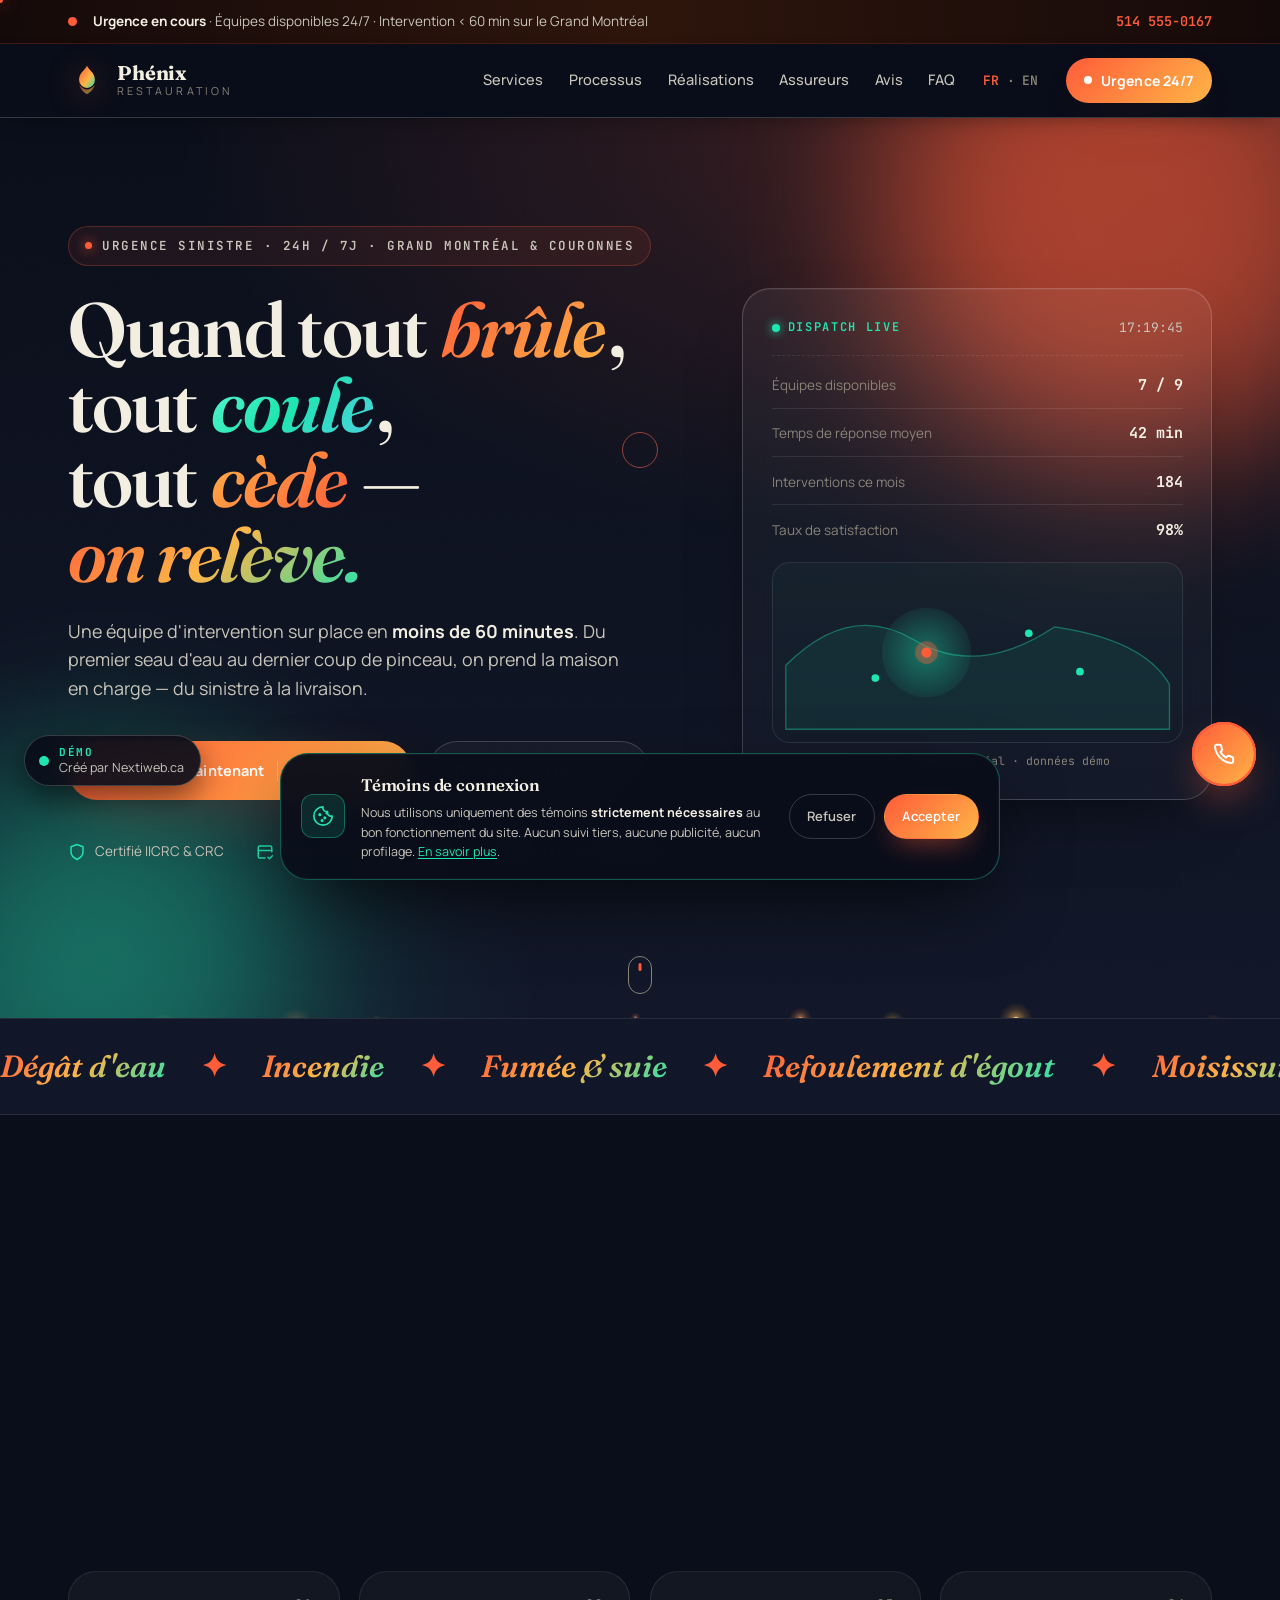
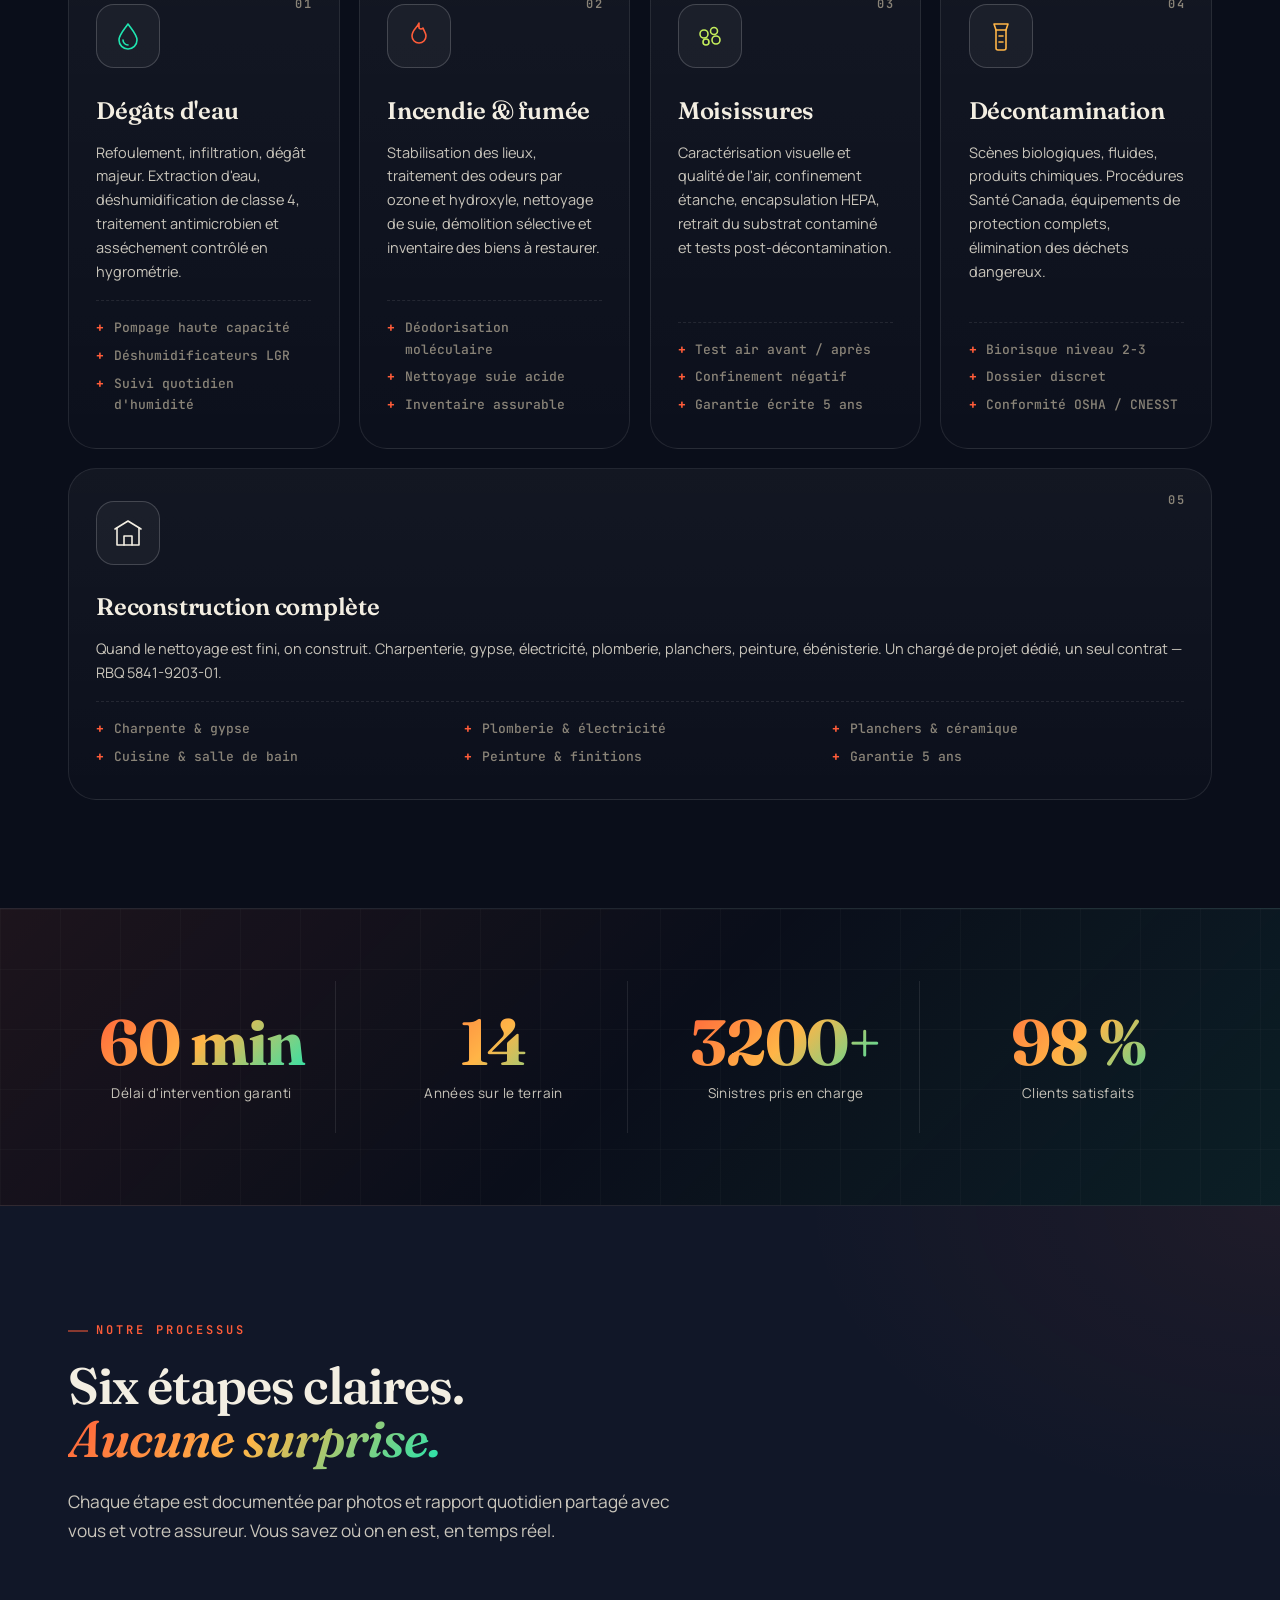
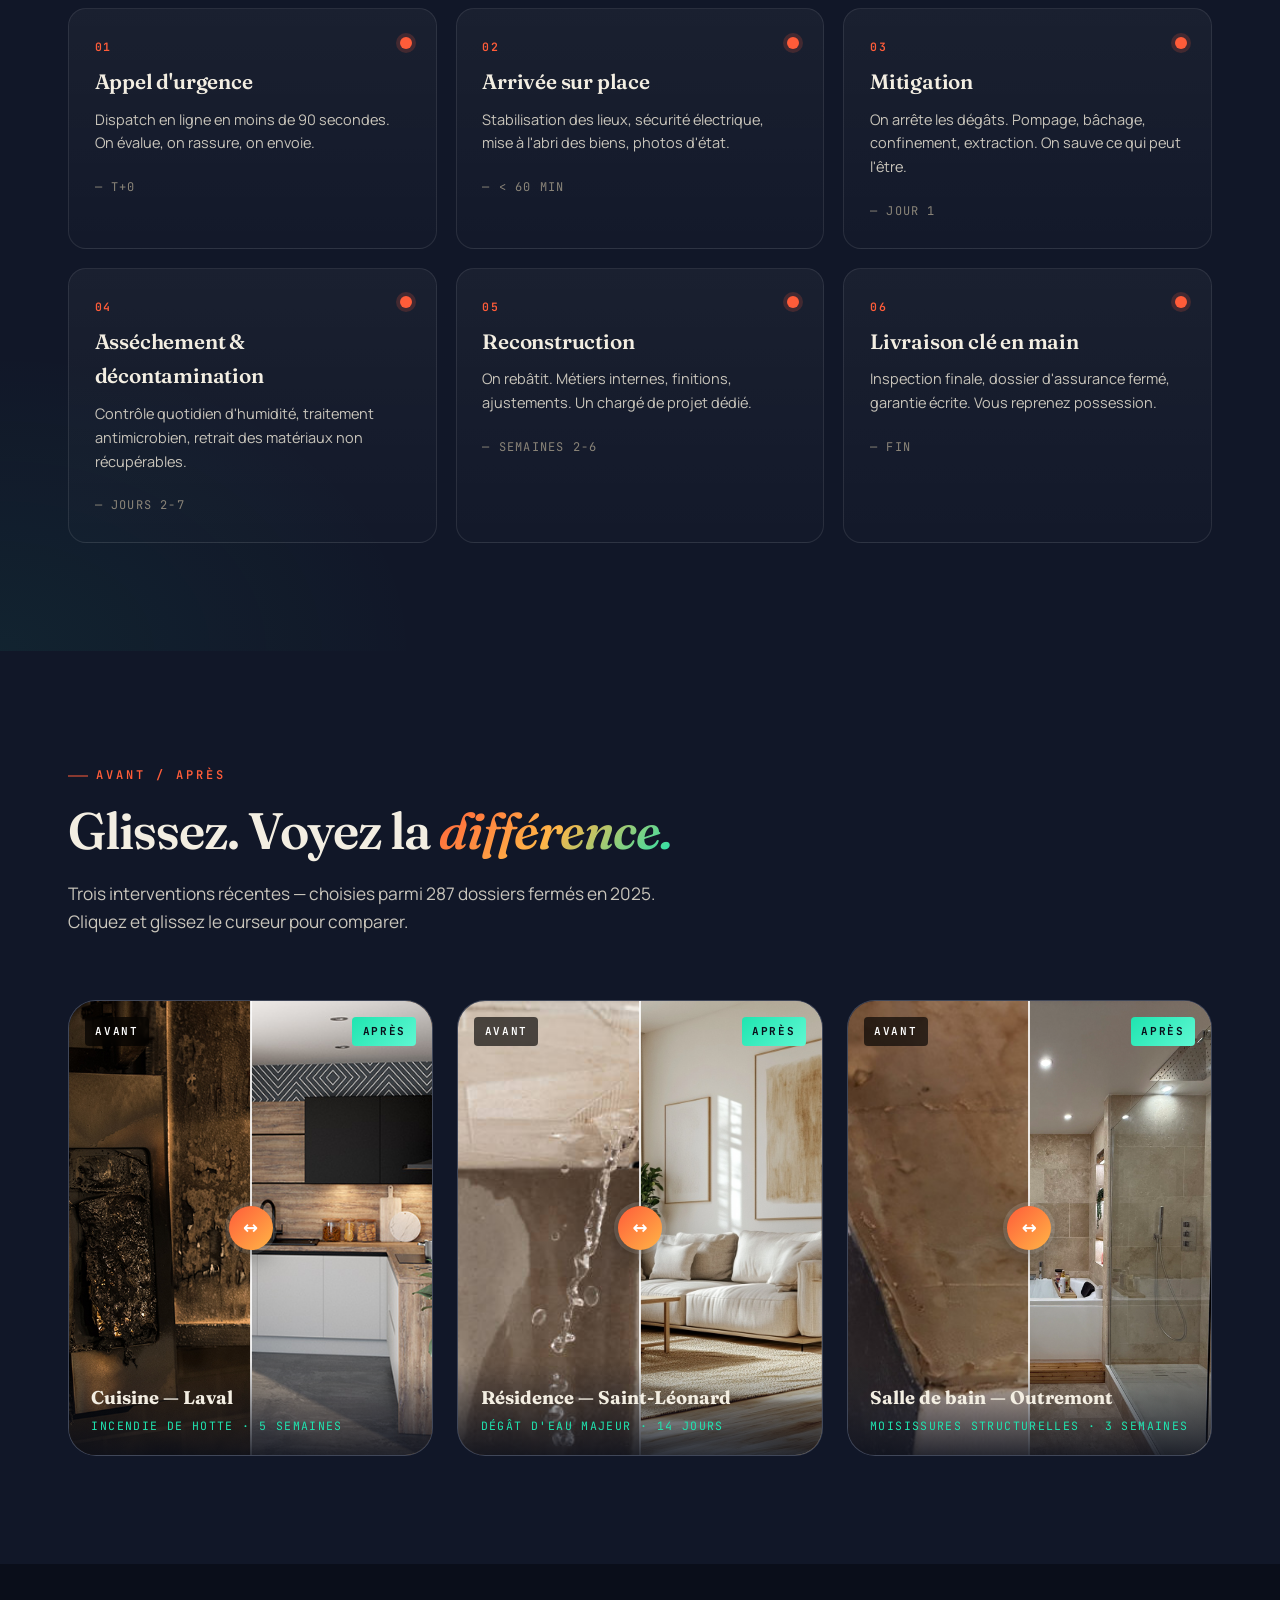
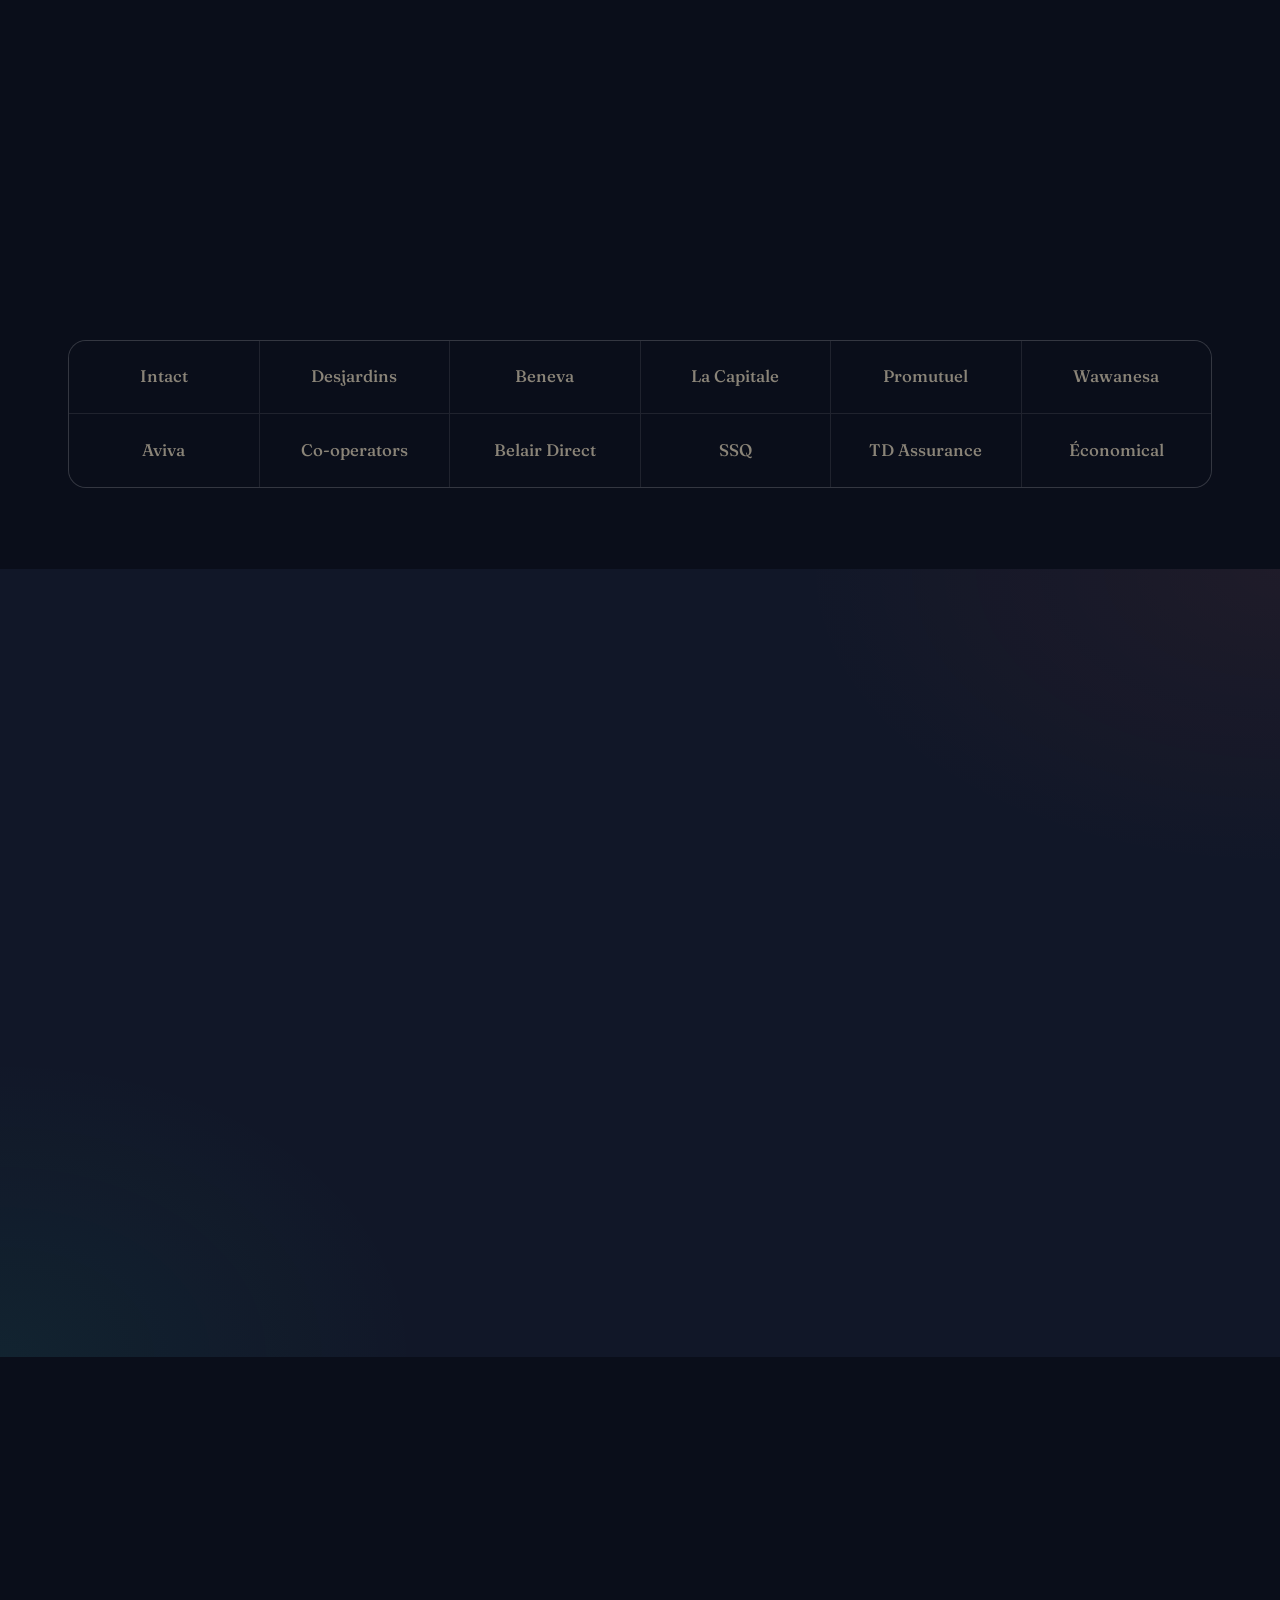
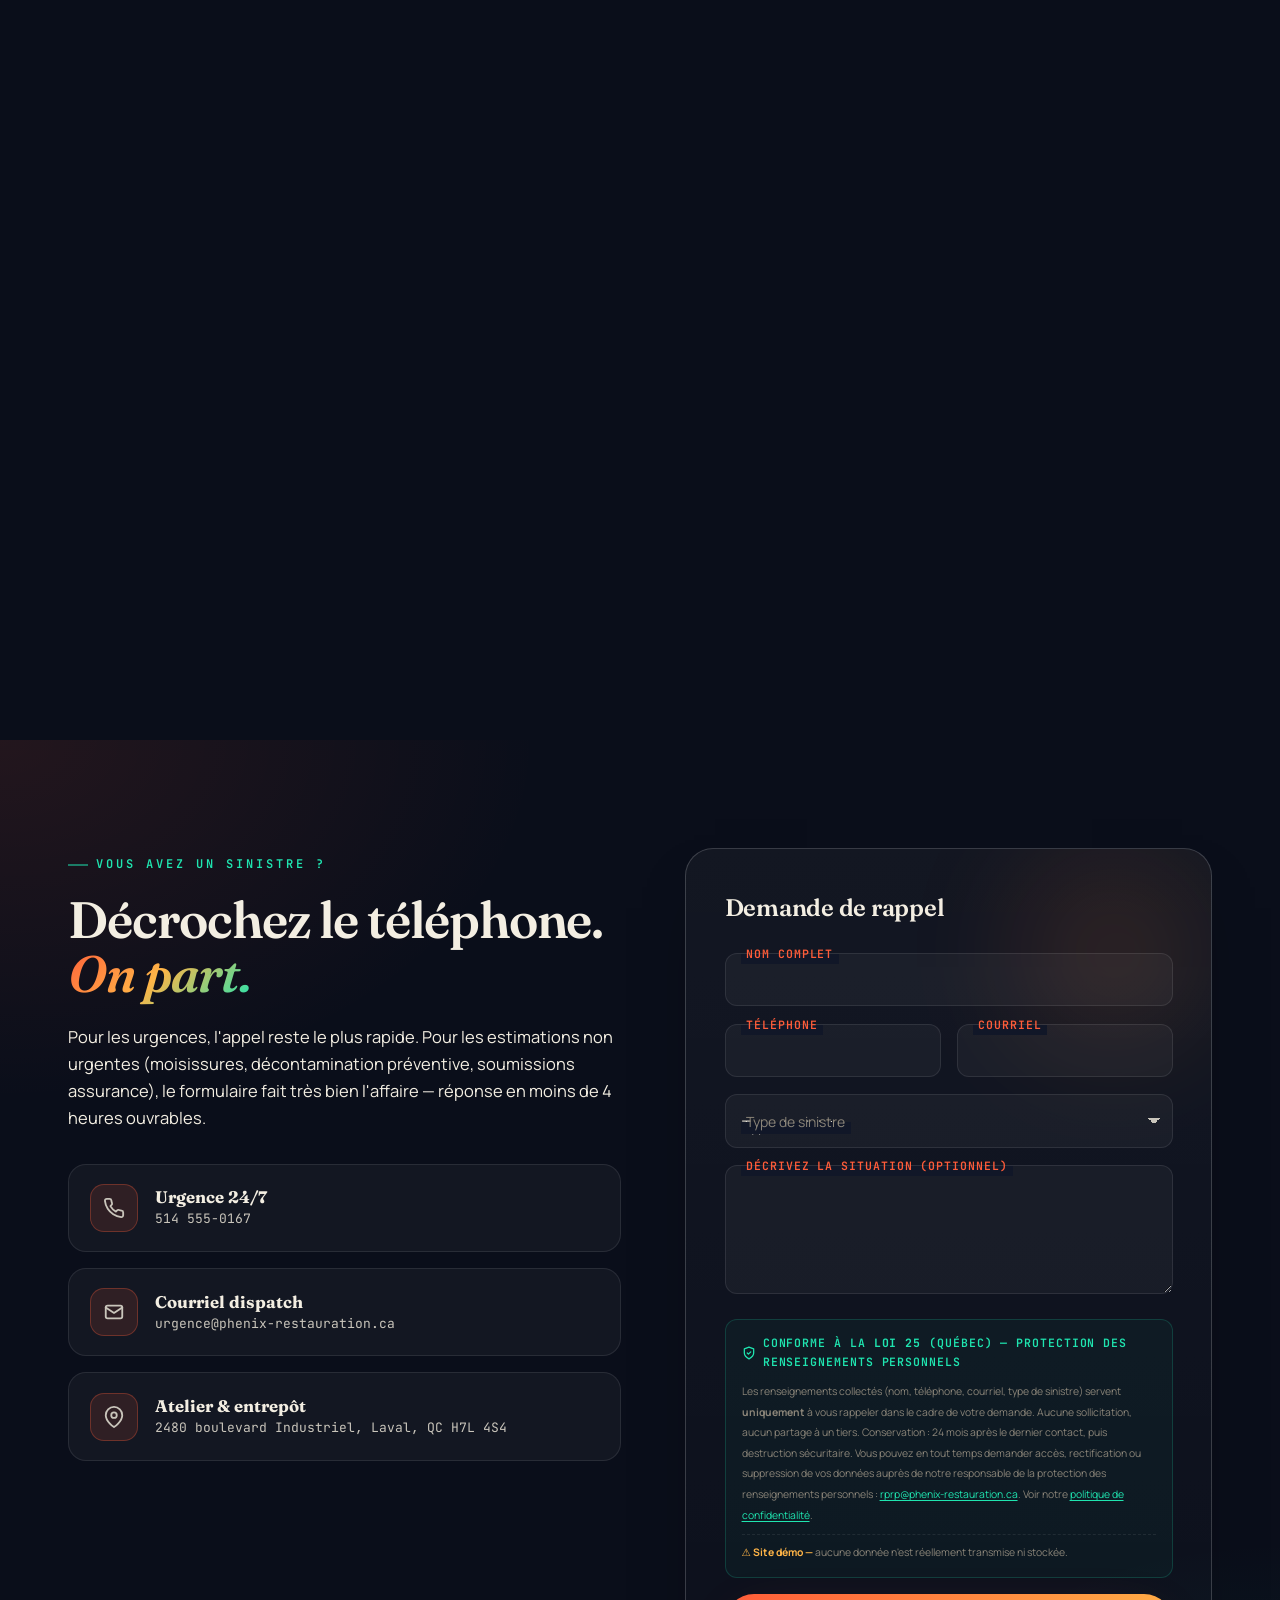
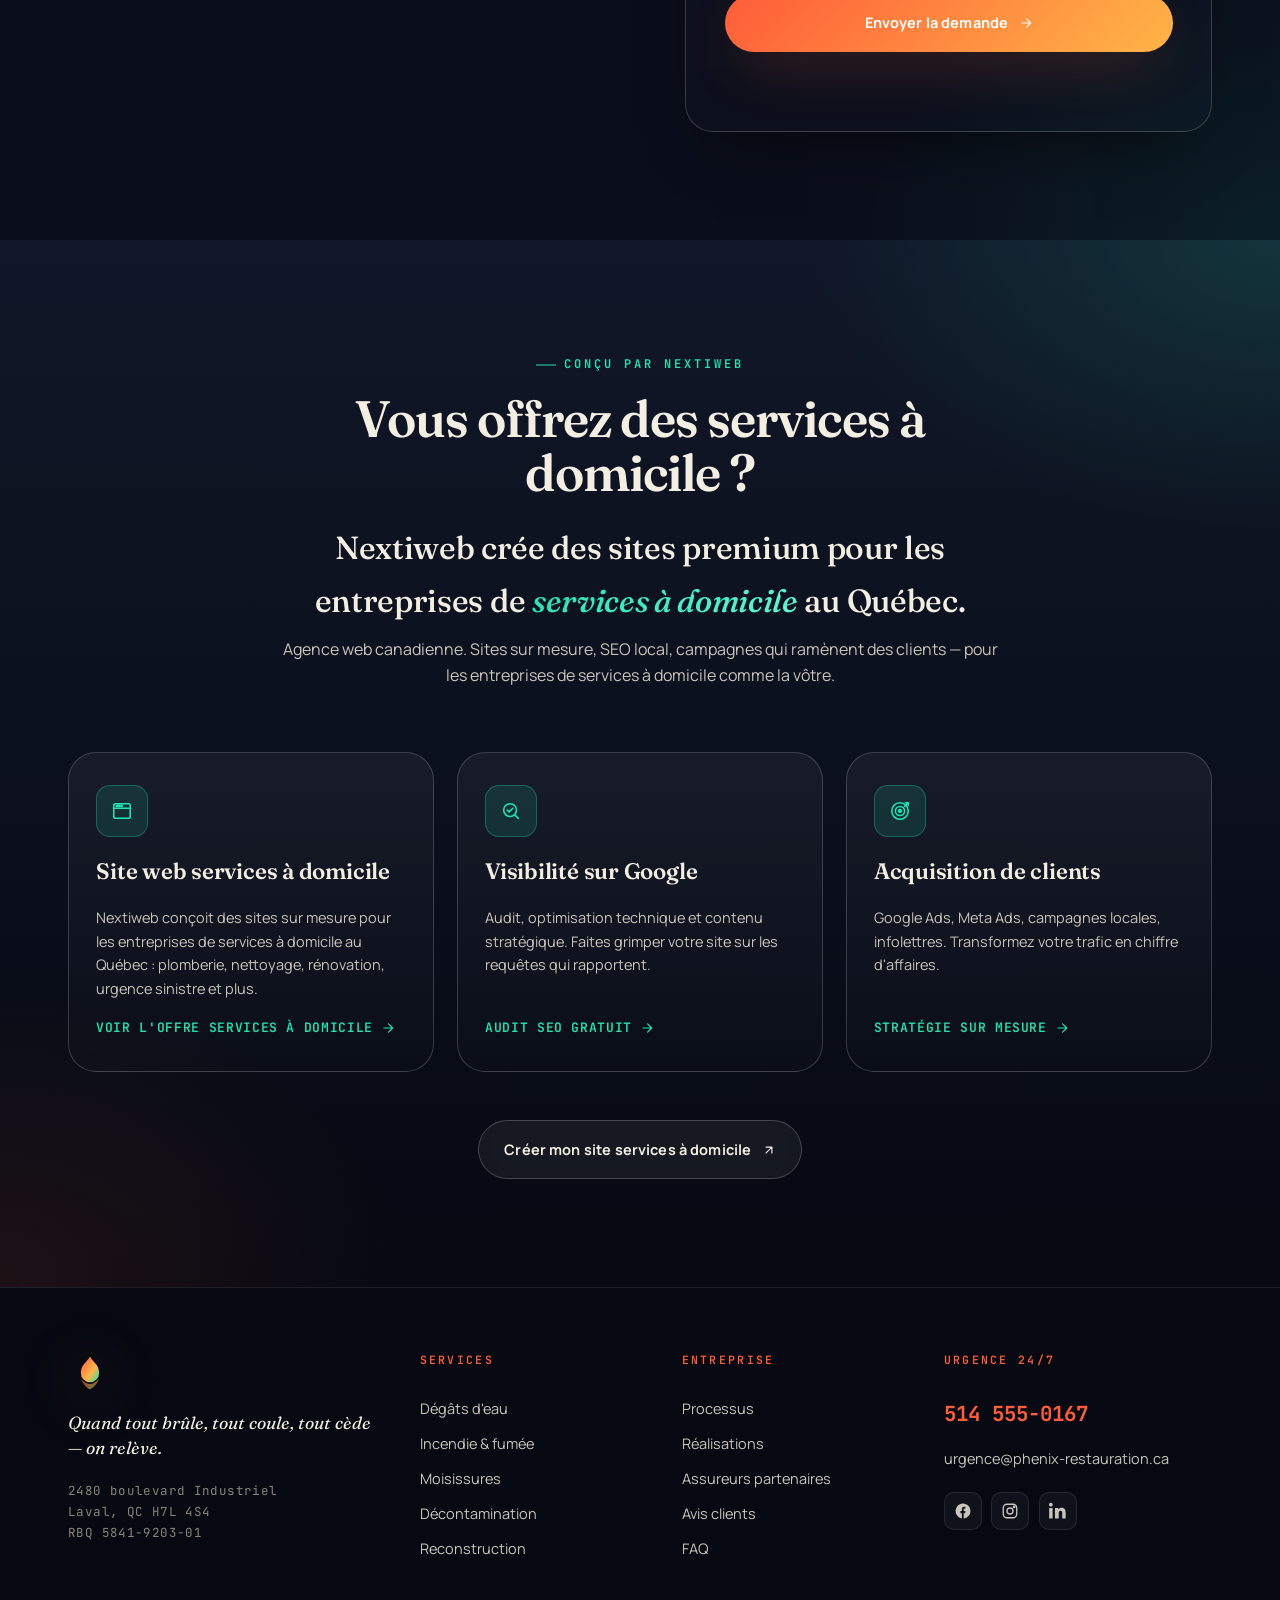
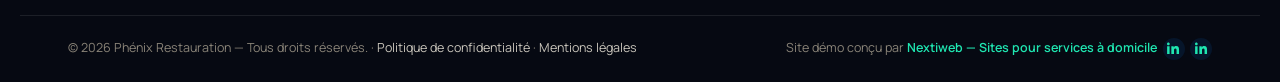
<file: index.html>
<!DOCTYPE html>
<html lang="fr-CA">
<head>
  <meta charset="UTF-8" />
  <meta name="viewport" content="width=device-width, initial-scale=1.0" />
  <meta name="theme-color" content="#0a0e1a" />

  <title>Phénix Restauration — Urgence après-sinistre 24/7 | Eau, feu, moisissures · Montréal</title>
  <meta name="description" content="Phénix Restauration intervient en moins de 60 minutes partout au Québec : dégâts d'eau, incendies, moisissures, décontamination et reconstruction complète. Certifié IICRC, partenaire des assureurs." />
  <meta name="keywords" content="restauration apres sinistre montreal, degats eau quebec, urgence sinistre 24h, decontamination moisissures, incendie restauration, nettoyage apres feu montreal, reconstruction sinistre" />
  <meta name="author" content="Phénix Restauration" />
  <meta name="robots" content="index, follow" />
  <link rel="canonical" href="https://service-domicile.nextiwebstudio.ca/" />
  <link rel="alternate" hreflang="fr-CA" href="https://service-domicile.nextiwebstudio.ca/" />
  <link rel="alternate" hreflang="en-CA" href="https://service-domicile.nextiwebstudio.ca/index-en.html" />
  <link rel="alternate" hreflang="x-default" href="https://service-domicile.nextiwebstudio.ca/" />

  <!-- Open Graph -->
  <meta property="og:locale" content="fr_CA" />
  <meta property="og:type" content="website" />
  <meta property="og:title" content="Phénix Restauration — Urgence sinistre 24/7" />
  <meta property="og:description" content="Intervention en moins de 60 minutes. Eau, feu, moisissures, décontamination, reconstruction. Certifié IICRC. Partenaire des principaux assureurs canadiens." />
  <meta property="og:url" content="https://service-domicile.nextiwebstudio.ca/" />
  <meta property="og:image" content="https://service-domicile.nextiwebstudio.ca/images/og-cover.jpg" />
  <meta property="og:image:width" content="1920" />
  <meta property="og:image:height" content="1080" />
  <meta property="og:site_name" content="Phénix Restauration" />

  <!-- Twitter -->
  <meta name="twitter:card" content="summary_large_image" />
  <meta name="twitter:title" content="Phénix Restauration — Urgence sinistre 24/7" />
  <meta name="twitter:description" content="On reprend la maison là où le sinistre l'a laissée. Eau · Feu · Moisissures · Reconstruction." />
  <meta name="twitter:image" content="https://service-domicile.nextiwebstudio.ca/images/og-cover.jpg" />

  <!-- Favicon (inline SVG) -->
  <link rel="icon" type="image/svg+xml" href="data:image/svg+xml,%3Csvg xmlns='http://www.w3.org/2000/svg' viewBox='0 0 64 64'%3E%3Cdefs%3E%3ClinearGradient id='g' x1='0%25' y1='0%25' x2='100%25' y2='100%25'%3E%3Cstop offset='0%25' stop-color='%23ff5c39'/%3E%3Cstop offset='100%25' stop-color='%23ffb547'/%3E%3C/linearGradient%3E%3C/defs%3E%3Ccircle cx='32' cy='32' r='30' fill='%230a0e1a'/%3E%3Cpath d='M32 14c-4 7-12 11-12 21a12 12 0 0024 0c0-10-8-14-12-21z' fill='url(%23g)'/%3E%3C/svg%3E" />

  <!-- Performance -->
  <link rel="preconnect" href="https://fonts.googleapis.com" />
  <link rel="preconnect" href="https://fonts.gstatic.com" crossorigin />
  <link rel="preconnect" href="https://images.unsplash.com" crossorigin />

  <!-- Fonts: bold contrasted display + clean sans -->
  <link href="https://fonts.googleapis.com/css2?family=Fraunces:opsz,wght@9..144,500;9..144,600;9..144,700;9..144,900&family=Manrope:wght@300;400;500;600;700;800&family=JetBrains+Mono:wght@400;600&display=swap" rel="stylesheet" />

  <link rel="stylesheet" href="css/style.css" />

  <!-- Schema.org : EmergencyService + LocalBusiness -->
  <script type="application/ld+json">
  {
    "@context": "https://schema.org",
    "@type": ["EmergencyService", "HomeAndConstructionBusiness"],
    "name": "Phénix Restauration",
    "alternateName": "Phénix Restauration après-sinistre",
    "image": "https://service-domicile.nextiwebstudio.ca/images/og-cover.jpg",
    "@id": "https://service-domicile.nextiwebstudio.ca/",
    "url": "https://service-domicile.nextiwebstudio.ca/",
    "telephone": "+1-514-555-0167",
    "email": "urgence@phenix-restauration.ca",
    "priceRange": "$$-$$$",
    "slogan": "Quand tout brûle, tout coule, tout cède — on relève.",
    "description": "Service d'urgence 24/7 de restauration après sinistre : dégâts d'eau, incendie et fumée, moisissures, décontamination, reconstruction. Intervention en moins de 60 minutes au Grand Montréal.",
    "address": {
      "@type": "PostalAddress",
      "streetAddress": "2480 boulevard Industriel",
      "addressLocality": "Laval",
      "addressRegion": "QC",
      "postalCode": "H7L 4S4",
      "addressCountry": "CA"
    },
    "geo": { "@type": "GeoCoordinates", "latitude": 45.6066, "longitude": -73.7124 },
    "openingHoursSpecification": [
      { "@type": "OpeningHoursSpecification", "dayOfWeek": ["Monday","Tuesday","Wednesday","Thursday","Friday","Saturday","Sunday"], "opens": "00:00", "closes": "23:59" }
    ],
    "areaServed": [
      { "@type": "City", "name": "Montréal" },
      { "@type": "City", "name": "Laval" },
      { "@type": "City", "name": "Longueuil" },
      { "@type": "City", "name": "Terrebonne" },
      { "@type": "AdministrativeArea", "name": "Québec" }
    ],
    "serviceType": ["Dégâts d'eau", "Incendie et fumée", "Moisissures", "Décontamination", "Reconstruction"],
    "hasOfferCatalog": {
      "@type": "OfferCatalog",
      "name": "Services d'urgence après-sinistre",
      "itemListElement": [
        { "@type": "Offer", "itemOffered": { "@type": "Service", "name": "Extraction d'eau et assèchement" } },
        { "@type": "Offer", "itemOffered": { "@type": "Service", "name": "Restauration après incendie et fumée" } },
        { "@type": "Offer", "itemOffered": { "@type": "Service", "name": "Décontamination de moisissures" } },
        { "@type": "Offer", "itemOffered": { "@type": "Service", "name": "Reconstruction complète post-sinistre" } }
      ]
    },
    "aggregateRating": {
      "@type": "AggregateRating",
      "ratingValue": "4.9",
      "reviewCount": "287",
      "bestRating": "5"
    },
    "sameAs": [
      "https://www.facebook.com/phenix.restauration",
      "https://www.instagram.com/phenix.restauration",
      "https://www.linkedin.com/company/phenix-restauration"
    ]
  }
  </script>

  <script type="application/ld+json">
  {
    "@context": "https://schema.org",
    "@type": "FAQPage",
    "mainEntity": [
      { "@type": "Question", "name": "Combien de temps pour qu'une équipe arrive sur place ?", "acceptedAnswer": { "@type": "Answer", "text": "Notre engagement contractuel : moins de 60 minutes en zone Grand Montréal, 24 heures sur 24, 7 jours sur 7. Sur la couronne nord et sud : moins de 90 minutes." } },
      { "@type": "Question", "name": "Travaillez-vous directement avec mon assureur ?", "acceptedAnswer": { "@type": "Answer", "text": "Oui. Nous sommes partenaires accrédités des principaux assureurs canadiens (Intact, Desjardins, La Capitale, Beneva, Promutuel, Wawanesa). Nous gérons la facturation directe et le dossier de réclamation." } },
      { "@type": "Question", "name": "Que dois-je faire en attendant votre arrivée ?", "acceptedAnswer": { "@type": "Answer", "text": "Coupez l'eau ou le gaz si possible et de façon sécuritaire. N'entrez pas dans les pièces inondées si l'électricité est encore active. Photographiez les dégâts pour votre assureur. Notre dispatch reste en ligne avec vous jusqu'à l'arrivée de l'équipe." } },
      { "@type": "Question", "name": "Faites-vous aussi la reconstruction après le nettoyage ?", "acceptedAnswer": { "@type": "Answer", "text": "Oui. Nous prenons en charge la chaîne complète : urgence, mitigation, asséchement, décontamination, démolition sélective et reconstruction (gypse, planchers, peinture, ébénisterie, finitions). Un seul interlocuteur du sinistre à la livraison." } }
    ]
  }
  </script>

  <!-- Schema.org : Nextiweb (real agency credit) -->
  <script type="application/ld+json">
  {
    "@context": "https://schema.org",
    "@type": "Organization",
    "name": "Nextiweb",
    "alternateName": "Nextiweb.ca",
    "description": "Agence web canadienne spécialisée en création de sites pour entreprises de services à domicile, référencement SEO et marketing digital pour PME au Québec.",
    "url": "https://nextiweb.ca/services-domicile.html",
    "sameAs": [
      "https://nextiweb.ca",
      "https://www.linkedin.com/company/25819184/"
    ],
    "founder": {
      "@type": "Person",
      "name": "Khadija Aït Lassri",
      "jobTitle": "Fondatrice",
      "url": "https://www.linkedin.com/in/khadija-ait-lassri/",
      "sameAs": [
        "https://www.linkedin.com/in/khadija-ait-lassri/"
      ]
    },
    "creator": {
      "@type": "Person",
      "name": "Khadija Aït Lassri",
      "url": "https://www.linkedin.com/in/khadija-ait-lassri/"
    }
  }
  </script>
</head>

<body>

  <!-- Cursor follower (desktop) -->
  <div class="cursor-follower" id="cursorFollower" aria-hidden="true"></div>
  <div class="cursor-dot" id="cursorDot" aria-hidden="true"></div>

  <!-- Skip link -->
  <a href="#main" class="skip-link">Aller au contenu principal</a>

  <!-- ============ TOP STRIP ============ -->
  <div class="top-strip" role="status">
    <div class="top-strip__inner">
      <span class="pulse-dot" aria-hidden="true"></span>
      <span><strong>Urgence en cours</strong> · Équipes disponibles 24/7 · Intervention &lt; 60 min sur le Grand Montréal</span>
      <a href="tel:+15145550167" class="top-strip__phone">514&nbsp;555-0167</a>
    </div>
  </div>

  <!-- ============ HEADER ============ -->
  <header class="header" id="header" role="banner">
    <div class="header__inner">
      <a href="#hero" class="header__logo" aria-label="Phénix Restauration — Accueil">
        <span class="logo-mark" aria-hidden="true">
          <svg viewBox="0 0 48 48" width="38" height="38">
            <defs>
              <linearGradient id="logoGrad" x1="0%" y1="0%" x2="100%" y2="100%">
                <stop offset="0%" stop-color="#ff5c39"/>
                <stop offset="60%" stop-color="#ffb547"/>
                <stop offset="100%" stop-color="#1fe5b0"/>
              </linearGradient>
            </defs>
            <path d="M24 6c-3 6-10 9-10 18a10 10 0 0020 0c0-9-7-12-10-18z" fill="url(#logoGrad)"/>
            <path d="M14 30c2 6 6 10 10 12 4-2 8-6 10-12-3 4-7 6-10 6s-7-2-10-6z" fill="url(#logoGrad)" opacity=".55"/>
          </svg>
        </span>
        <span class="logo-text">
          <strong>Phénix</strong>
          <em>restauration</em>
        </span>
      </a>

      <nav class="header__nav" id="nav" aria-label="Navigation principale">
        <a href="#services" class="header__link">Services</a>
        <a href="#processus" class="header__link">Processus</a>
        <a href="#realisations" class="header__link">Réalisations</a>
        <a href="#assureurs" class="header__link">Assureurs</a>
        <a href="#avis" class="header__link">Avis</a>
        <a href="#faq" class="header__link">FAQ</a>
        <div class="lang-switch" aria-label="Choix de la langue">
          <a href="index.html" class="lang-switch__link is-active" hreflang="fr-CA" lang="fr-CA">FR</a>
          <span aria-hidden="true">·</span>
          <a href="index-en.html" class="lang-switch__link" hreflang="en-CA" lang="en-CA">EN</a>
        </div>
        <a href="tel:+15145550167" class="header__cta">
          <span class="header__cta-pulse" aria-hidden="true"></span>
          Urgence 24/7
        </a>
      </nav>

      <button class="header__burger" id="burger" aria-label="Ouvrir le menu" aria-expanded="false" aria-controls="nav">
        <span></span><span></span><span></span>
      </button>
    </div>
  </header>

  <main id="main">

    <!-- ============ HERO ============ -->
    <section class="hero" id="hero" aria-label="Phénix Restauration — Urgence après-sinistre">
      <!-- Animated ember canvas -->
      <canvas class="hero__embers" id="embers" aria-hidden="true"></canvas>
      <div class="hero__noise" aria-hidden="true"></div>
      <div class="hero__glow hero__glow--1" aria-hidden="true"></div>
      <div class="hero__glow hero__glow--2" aria-hidden="true"></div>

      <div class="hero__inner">
        <div class="hero__copy">
          <span class="hero__kicker">
            <span class="kicker-dot" aria-hidden="true"></span>
            Urgence sinistre · 24h / 7j · Grand Montréal &amp; couronnes
          </span>
          <h1 class="hero__title">
            Quand tout <span class="word-wrap"><span class="word word--fire">brûle</span></span>,<br/>
            tout <span class="word-wrap"><span class="word word--water">coule</span></span>,<br/>
            tout <span class="word-wrap"><span class="word word--break">cède</span></span> —<br/>
            <span class="hero__title-end"><em>on relève.</em></span>
          </h1>
          <p class="hero__lead">
            Une équipe d'intervention sur place en <strong>moins de 60 minutes</strong>. Du premier seau d'eau au dernier coup de pinceau, on prend la maison en charge — du sinistre à la livraison.
          </p>

          <div class="hero__actions">
            <a href="tel:+15145550167" class="btn btn--primary">
              <svg viewBox="0 0 24 24" width="18" height="18" fill="none" stroke="currentColor" stroke-width="2" stroke-linecap="round" stroke-linejoin="round" aria-hidden="true">
                <path d="M22 16.92v3a2 2 0 0 1-2.18 2 19.79 19.79 0 0 1-8.63-3.07 19.5 19.5 0 0 1-6-6 19.79 19.79 0 0 1-3.07-8.67A2 2 0 0 1 4.11 2h3a2 2 0 0 1 2 1.72 12.84 12.84 0 0 0 .7 2.81 2 2 0 0 1-.45 2.11L8.09 9.91a16 16 0 0 0 6 6l1.27-1.27a2 2 0 0 1 2.11-.45 12.84 12.84 0 0 0 2.81.7A2 2 0 0 1 22 16.92z"/>
              </svg>
              Appeler maintenant
              <span class="btn__sub">514 555-0167</span>
            </a>
            <a href="#contact" class="btn btn--ghost">
              Demander un rappel
              <svg viewBox="0 0 24 24" width="14" height="14" fill="none" stroke="currentColor" stroke-width="2" stroke-linecap="round" stroke-linejoin="round" aria-hidden="true"><path d="M5 12h14M13 5l7 7-7 7"/></svg>
            </a>
          </div>

          <ul class="hero__trust">
            <li>
              <svg viewBox="0 0 24 24" width="18" height="18" fill="none" stroke="currentColor" stroke-width="2" stroke-linecap="round" stroke-linejoin="round" aria-hidden="true"><path d="M12 22s8-4 8-10V5l-8-3-8 3v7c0 6 8 10 8 10z"/></svg>
              Certifié IICRC &amp; CRC
            </li>
            <li>
              <svg viewBox="0 0 24 24" width="18" height="18" fill="none" stroke="currentColor" stroke-width="2" stroke-linecap="round" stroke-linejoin="round" aria-hidden="true"><path d="M21 11.5V6a2 2 0 0 0-2-2H5a2 2 0 0 0-2 2v12a2 2 0 0 0 2 2h7"/><path d="M3 10h18"/><path d="m16 19 2 2 4-4"/></svg>
              Facturation directe assureurs
            </li>
            <li>
              <svg viewBox="0 0 24 24" width="18" height="18" fill="none" stroke="currentColor" stroke-width="2" stroke-linecap="round" stroke-linejoin="round" aria-hidden="true"><polygon points="12 2 15.09 8.26 22 9.27 17 14.14 18.18 21.02 12 17.77 5.82 21.02 7 14.14 2 9.27 8.91 8.26 12 2"/></svg>
              4,9 / 5 · 287 avis Google
            </li>
          </ul>
        </div>

        <aside class="hero__panel" aria-label="Panneau de dispatch">
          <div class="dispatch">
            <div class="dispatch__head">
              <span class="dispatch__live"><span></span> Dispatch live</span>
              <time class="dispatch__clock" id="dispatchClock">--:--:--</time>
            </div>
            <div class="dispatch__rows">
              <div class="dispatch__row">
                <span class="dispatch__label">Équipes disponibles</span>
                <span class="dispatch__value">7 / 9</span>
              </div>
              <div class="dispatch__row">
                <span class="dispatch__label">Temps de réponse moyen</span>
                <span class="dispatch__value">42 min</span>
              </div>
              <div class="dispatch__row">
                <span class="dispatch__label">Interventions ce mois</span>
                <span class="dispatch__value" data-counter="184">0</span>
              </div>
              <div class="dispatch__row">
                <span class="dispatch__label">Taux de satisfaction</span>
                <span class="dispatch__value"><span data-counter="98">0</span>%</span>
              </div>
            </div>
            <div class="dispatch__map" aria-hidden="true">
              <svg viewBox="0 0 320 140" width="100%" height="100%">
                <defs>
                  <radialGradient id="mapBlob" cx="50%" cy="50%" r="60%">
                    <stop offset="0%" stop-color="#1fe5b0" stop-opacity=".4"/>
                    <stop offset="100%" stop-color="#1fe5b0" stop-opacity="0"/>
                  </radialGradient>
                </defs>
                <path d="M10 80 Q60 30 110 60 T220 50 Q290 60 310 95 L310 130 L10 130 Z" fill="rgba(31,229,176,.08)" stroke="rgba(31,229,176,.4)" stroke-width="1"/>
                <circle cx="120" cy="70" r="35" fill="url(#mapBlob)"/>
                <circle cx="120" cy="70" r="4" fill="#ff5c39"><animate attributeName="r" values="4;12;4" dur="2.5s" repeatCount="indefinite"/><animate attributeName="opacity" values="1;0;1" dur="2.5s" repeatCount="indefinite"/></circle>
                <circle cx="120" cy="70" r="4" fill="#ff5c39"/>
                <circle cx="200" cy="55" r="3" fill="#1fe5b0"/>
                <circle cx="240" cy="85" r="3" fill="#1fe5b0"/>
                <circle cx="80" cy="90" r="3" fill="#1fe5b0"/>
              </svg>
            </div>
            <p class="dispatch__note">Carte du Grand Montréal · données démo</p>
          </div>
        </aside>
      </div>

      <a href="#urgence-bar" class="hero__scroll" aria-label="Défiler">
        <span></span>
      </a>
    </section>

    <!-- ============ MARQUEE ============ -->
    <section class="urgence-bar" id="urgence-bar" aria-label="Types d'urgences pris en charge">
      <div class="marquee">
        <div class="marquee__track">
          <span>Dégât d'eau</span><span aria-hidden="true">✦</span>
          <span>Incendie</span><span aria-hidden="true">✦</span>
          <span>Fumée &amp; suie</span><span aria-hidden="true">✦</span>
          <span>Refoulement d'égout</span><span aria-hidden="true">✦</span>
          <span>Moisissures</span><span aria-hidden="true">✦</span>
          <span>Vandalisme</span><span aria-hidden="true">✦</span>
          <span>Tempête &amp; vent</span><span aria-hidden="true">✦</span>
          <span>Décontamination</span><span aria-hidden="true">✦</span>
          <span>Reconstruction</span><span aria-hidden="true">✦</span>
          <span>Dégât d'eau</span><span aria-hidden="true">✦</span>
          <span>Incendie</span><span aria-hidden="true">✦</span>
          <span>Fumée &amp; suie</span><span aria-hidden="true">✦</span>
          <span>Refoulement d'égout</span><span aria-hidden="true">✦</span>
          <span>Moisissures</span><span aria-hidden="true">✦</span>
          <span>Vandalisme</span><span aria-hidden="true">✦</span>
          <span>Tempête &amp; vent</span><span aria-hidden="true">✦</span>
          <span>Décontamination</span><span aria-hidden="true">✦</span>
          <span>Reconstruction</span><span aria-hidden="true">✦</span>
        </div>
      </div>
    </section>

    <!-- ============ SERVICES ============ -->
    <section class="section" id="services" aria-labelledby="services-title">
      <div class="container">
        <div class="section__header">
          <span class="eyebrow">Nos services</span>
          <h2 id="services-title" class="section__title">Cinq champs d'expertise.<br/><em>Une seule équipe</em>, du premier appel à la clé en main.</h2>
          <p class="section__lead">On est techniciens, gestionnaires de sinistre et entrepreneurs en bâtiment. Vous évitez la course aux sous-traitants — et le téléphone arabe avec votre assureur.</p>
        </div>

        <div class="services">
          <article class="service" data-tilt>
            <div class="service__icon service__icon--water" aria-hidden="true">
              <svg viewBox="0 0 32 32" width="32" height="32" fill="none" stroke="currentColor" stroke-width="1.6" stroke-linecap="round" stroke-linejoin="round">
                <path d="M16 4c-5 7-9 11-9 16a9 9 0 0018 0c0-5-4-9-9-16z"/>
                <path d="M11 20a5 5 0 005 5"/>
              </svg>
            </div>
            <span class="service__num">01</span>
            <h3 class="service__title">Dégâts d'eau</h3>
            <p>Refoulement, infiltration, dégât majeur. Extraction d'eau, déshumidification de classe 4, traitement antimicrobien et asséchement contrôlé en hygrométrie.</p>
            <ul class="service__list">
              <li>Pompage haute capacité</li>
              <li>Déshumidificateurs LGR</li>
              <li>Suivi quotidien d'humidité</li>
            </ul>
            <span class="service__hover" aria-hidden="true"></span>
          </article>

          <article class="service" data-tilt>
            <div class="service__icon service__icon--fire" aria-hidden="true">
              <svg viewBox="0 0 32 32" width="32" height="32" fill="none" stroke="currentColor" stroke-width="1.6" stroke-linecap="round" stroke-linejoin="round">
                <path d="M16 3c-2 5-7 7-7 13a7 7 0 0014 0c0-3-2-5-3-8-1 1-2 2-4 0z"/>
              </svg>
            </div>
            <span class="service__num">02</span>
            <h3 class="service__title">Incendie &amp; fumée</h3>
            <p>Stabilisation des lieux, traitement des odeurs par ozone et hydroxyle, nettoyage de suie, démolition sélective et inventaire des biens à restaurer.</p>
            <ul class="service__list">
              <li>Déodorisation moléculaire</li>
              <li>Nettoyage suie acide</li>
              <li>Inventaire assurable</li>
            </ul>
            <span class="service__hover" aria-hidden="true"></span>
          </article>

          <article class="service" data-tilt>
            <div class="service__icon service__icon--mold" aria-hidden="true">
              <svg viewBox="0 0 32 32" width="32" height="32" fill="none" stroke="currentColor" stroke-width="1.6" stroke-linecap="round" stroke-linejoin="round">
                <circle cx="10" cy="14" r="4"/>
                <circle cx="20" cy="11" r="3.5"/>
                <circle cx="22" cy="20" r="4"/>
                <circle cx="12" cy="22" r="3"/>
              </svg>
            </div>
            <span class="service__num">03</span>
            <h3 class="service__title">Moisissures</h3>
            <p>Caractérisation visuelle et qualité de l'air, confinement étanche, encapsulation HEPA, retrait du substrat contaminé et tests post-décontamination.</p>
            <ul class="service__list">
              <li>Test air avant / après</li>
              <li>Confinement négatif</li>
              <li>Garantie écrite 5 ans</li>
            </ul>
            <span class="service__hover" aria-hidden="true"></span>
          </article>

          <article class="service" data-tilt>
            <div class="service__icon service__icon--decon" aria-hidden="true">
              <svg viewBox="0 0 32 32" width="32" height="32" fill="none" stroke="currentColor" stroke-width="1.6" stroke-linecap="round" stroke-linejoin="round">
                <path d="M9 4h14l-2 6h-10z"/>
                <path d="M11 10v18a2 2 0 002 2h6a2 2 0 002-2V10"/>
                <path d="M14 16h4M14 22h4"/>
              </svg>
            </div>
            <span class="service__num">04</span>
            <h3 class="service__title">Décontamination</h3>
            <p>Scènes biologiques, fluides, produits chimiques. Procédures Santé Canada, équipements de protection complets, élimination des déchets dangereux.</p>
            <ul class="service__list">
              <li>Biorisque niveau 2-3</li>
              <li>Dossier discret</li>
              <li>Conformité OSHA / CNESST</li>
            </ul>
            <span class="service__hover" aria-hidden="true"></span>
          </article>

          <article class="service service--wide" data-tilt>
            <div class="service__icon service__icon--rebuild" aria-hidden="true">
              <svg viewBox="0 0 32 32" width="32" height="32" fill="none" stroke="currentColor" stroke-width="1.6" stroke-linecap="round" stroke-linejoin="round">
                <path d="M3 12 16 4l13 8"/>
                <path d="M5 11v17h22V11"/>
                <path d="M12 28v-9h8v9"/>
              </svg>
            </div>
            <span class="service__num">05</span>
            <h3 class="service__title">Reconstruction complète</h3>
            <p>Quand le nettoyage est fini, on construit. Charpenterie, gypse, électricité, plomberie, planchers, peinture, ébénisterie. Un chargé de projet dédié, un seul contrat — RBQ 5841-9203-01.</p>
            <ul class="service__list service__list--cols">
              <li>Charpente &amp; gypse</li>
              <li>Plomberie &amp; électricité</li>
              <li>Planchers &amp; céramique</li>
              <li>Cuisine &amp; salle de bain</li>
              <li>Peinture &amp; finitions</li>
              <li>Garantie 5 ans</li>
            </ul>
            <span class="service__hover" aria-hidden="true"></span>
          </article>
        </div>
      </div>
    </section>

    <!-- ============ STATS BANNER ============ -->
    <section class="stats-banner" aria-label="Chiffres clés">
      <div class="container">
        <div class="stats-banner__grid">
          <div class="stat-card">
            <strong data-counter="60" data-suffix=" min">0</strong>
            <span>Délai d'intervention garanti</span>
          </div>
          <div class="stat-card">
            <strong data-counter="14">0</strong>
            <span>Années sur le terrain</span>
          </div>
          <div class="stat-card">
            <strong data-counter="3200" data-suffix="+">0</strong>
            <span>Sinistres pris en charge</span>
          </div>
          <div class="stat-card">
            <strong data-counter="98" data-suffix=" %">0</strong>
            <span>Clients satisfaits</span>
          </div>
        </div>
      </div>
    </section>

    <!-- ============ PROCESSUS ============ -->
    <section class="section section--alt" id="processus" aria-labelledby="process-title">
      <div class="container">
        <div class="section__header">
          <span class="eyebrow">Notre processus</span>
          <h2 id="process-title" class="section__title">Six étapes claires.<br/><em>Aucune surprise.</em></h2>
          <p class="section__lead">Chaque étape est documentée par photos et rapport quotidien partagé avec vous et votre assureur. Vous savez où on en est, en temps réel.</p>
        </div>

        <ol class="timeline">
          <li class="timeline__step">
            <span class="timeline__num">01</span>
            <div class="timeline__bullet" aria-hidden="true"></div>
            <h3>Appel d'urgence</h3>
            <p>Dispatch en ligne en moins de 90 secondes. On évalue, on rassure, on envoie.</p>
            <span class="timeline__time">— T+0</span>
          </li>
          <li class="timeline__step">
            <span class="timeline__num">02</span>
            <div class="timeline__bullet" aria-hidden="true"></div>
            <h3>Arrivée sur place</h3>
            <p>Stabilisation des lieux, sécurité électrique, mise à l'abri des biens, photos d'état.</p>
            <span class="timeline__time">— &lt; 60 min</span>
          </li>
          <li class="timeline__step">
            <span class="timeline__num">03</span>
            <div class="timeline__bullet" aria-hidden="true"></div>
            <h3>Mitigation</h3>
            <p>On arrête les dégâts. Pompage, bâchage, confinement, extraction. On sauve ce qui peut l'être.</p>
            <span class="timeline__time">— Jour 1</span>
          </li>
          <li class="timeline__step">
            <span class="timeline__num">04</span>
            <div class="timeline__bullet" aria-hidden="true"></div>
            <h3>Asséchement &amp; décontamination</h3>
            <p>Contrôle quotidien d'humidité, traitement antimicrobien, retrait des matériaux non récupérables.</p>
            <span class="timeline__time">— Jours 2-7</span>
          </li>
          <li class="timeline__step">
            <span class="timeline__num">05</span>
            <div class="timeline__bullet" aria-hidden="true"></div>
            <h3>Reconstruction</h3>
            <p>On rebâtit. Métiers internes, finitions, ajustements. Un chargé de projet dédié.</p>
            <span class="timeline__time">— Semaines 2-6</span>
          </li>
          <li class="timeline__step">
            <span class="timeline__num">06</span>
            <div class="timeline__bullet" aria-hidden="true"></div>
            <h3>Livraison clé en main</h3>
            <p>Inspection finale, dossier d'assurance fermé, garantie écrite. Vous reprenez possession.</p>
            <span class="timeline__time">— Fin</span>
          </li>
        </ol>
      </div>
    </section>

    <!-- ============ AVANT / APRÈS ============ -->
    <section class="section section--ba" id="realisations" aria-labelledby="ba-title">
      <div class="container">
        <div class="section__header">
          <span class="eyebrow">Avant / après</span>
          <h2 id="ba-title" class="section__title">Glissez. Voyez la <em>différence.</em></h2>
          <p class="section__lead">Trois interventions récentes — choisies parmi 287 dossiers fermés en 2025. Cliquez et glissez le curseur pour comparer.</p>
        </div>

        <div class="ba-grid">
          <figure class="ba" data-ba>
            <div class="ba__before"><img src="images/cuisine-avant.jpg" alt="Cuisine sinistrée après incendie de hotte à Laval — suie noire sur les murs, armoires brûlées, dégâts structurels" width="1200" height="800" loading="lazy"/></div>
            <div class="ba__after"><img src="images/cuisine-apres.jpg" alt="Cuisine entièrement reconstruite et remise à neuf après incendie à Laval par Phénix Restauration" width="1200" height="800" loading="lazy"/></div>
            <div class="ba__handle" aria-hidden="true"><span></span></div>
            <input type="range" min="0" max="100" value="50" class="ba__range" aria-label="Curseur avant / après — cuisine incendiée"/>
            <figcaption class="ba__cap">
              <strong>Cuisine — Laval</strong>
              <span>Incendie de hotte · 5 semaines</span>
            </figcaption>
          </figure>

          <figure class="ba" data-ba>
            <div class="ba__before"><img src="images/degat-eau-avant.jpg" alt="Plafond effondré après dégât d'eau majeur avec infiltration visible — avant intervention urgence à Saint-Léonard Montréal" width="1200" height="800" loading="lazy"/></div>
            <div class="ba__after"><img src="images/salon-apres.jpg" alt="Salon complètement restauré et remis à neuf après dégât d'eau majeur à Saint-Léonard — reconstruction Phénix Restauration" width="1200" height="800" loading="lazy"/></div>
            <div class="ba__handle" aria-hidden="true"><span></span></div>
            <input type="range" min="0" max="100" value="50" class="ba__range" aria-label="Curseur avant / après — dégât d'eau"/>
            <figcaption class="ba__cap">
              <strong>Résidence — Saint-Léonard</strong>
              <span>Dégât d'eau majeur · 14 jours</span>
            </figcaption>
          </figure>

          <figure class="ba" data-ba>
            <div class="ba__before"><img src="images/moisissure-avant.jpg" alt="Moisissures noires structurelles sur plafond et mur de salle de bain à Outremont — contamination active avant décontamination" width="1200" height="800" loading="lazy"/></div>
            <div class="ba__after"><img src="images/salle-bain-apres.webp" alt="Salle de bain entièrement rénovée après décontamination complète des moisissures à Outremont par Phénix Restauration" width="1200" height="800" loading="lazy"/></div>
            <div class="ba__handle" aria-hidden="true"><span></span></div>
            <input type="range" min="0" max="100" value="50" class="ba__range" aria-label="Curseur avant / après — moisissures"/>
            <figcaption class="ba__cap">
              <strong>Salle de bain — Outremont</strong>
              <span>Moisissures structurelles · 3 semaines</span>
            </figcaption>
          </figure>
        </div>
      </div>
    </section>

    <!-- ============ ASSUREURS ============ -->
    <section class="section section--insurers" id="assureurs" aria-labelledby="insurers-title">
      <div class="container">
        <div class="section__header section__header--center">
          <span class="eyebrow">Partenaires accrédités</span>
          <h2 id="insurers-title" class="section__title section__title--center">Nous parlons couramment <em>« assurance »</em>.</h2>
          <p class="section__lead section__lead--center">Facturation directe, prise en charge du dossier de réclamation, communication transparente avec votre expert. Vous n'avancez pas un sou.</p>
        </div>

        <div class="logos">
          <span class="logos__item">Intact</span>
          <span class="logos__item">Desjardins</span>
          <span class="logos__item">Beneva</span>
          <span class="logos__item">La Capitale</span>
          <span class="logos__item">Promutuel</span>
          <span class="logos__item">Wawanesa</span>
          <span class="logos__item">Aviva</span>
          <span class="logos__item">Co-operators</span>
          <span class="logos__item">Belair Direct</span>
          <span class="logos__item">SSQ</span>
          <span class="logos__item">TD Assurance</span>
          <span class="logos__item">Économical</span>
        </div>
      </div>
    </section>

    <!-- ============ AVIS ============ -->
    <section class="section section--alt" id="avis" aria-labelledby="reviews-title">
      <div class="container">
        <div class="section__header">
          <span class="eyebrow">Témoignages clients</span>
          <h2 id="reviews-title" class="section__title">Ce qu'on dit de nous,<br/><em>une fois la poussière retombée.</em></h2>
        </div>

        <div class="reviews">
          <article class="review">
            <div class="review__stars" aria-label="5 sur 5">★★★★★</div>
            <blockquote>« Refoulement à 23 h un samedi. L'équipe est arrivée à minuit dix. Cinq semaines plus tard, le sous-sol était plus beau qu'avant. Et je n'ai jamais parlé à mon assureur, ils s'en sont occupés. »</blockquote>
            <footer>
              <strong>Marc-André Lévesque</strong>
              <span>Saint-Léonard, mai 2025</span>
            </footer>
          </article>
          <article class="review">
            <div class="review__stars" aria-label="5 sur 5">★★★★★</div>
            <blockquote>« Incendie de cuisine. Phénix a tout géré : démolition, démontage, reconstruction. La cuisine est plus belle qu'avant le feu. Service humain dans un moment difficile. »</blockquote>
            <footer>
              <strong>Catherine Bourbeau</strong>
              <span>Laval, février 2025</span>
            </footer>
          </article>
          <article class="review">
            <div class="review__stars" aria-label="5 sur 5">★★★★★</div>
            <blockquote>« Moisissures derrière la baignoire. Test d'air avant / après, rapport propre, garantie écrite. Mon courtier a recommandé Phénix et je comprends pourquoi. »</blockquote>
            <footer>
              <strong>Anh-Thu Pham</strong>
              <span>Outremont, novembre 2024</span>
            </footer>
          </article>
          <article class="review">
            <div class="review__stars" aria-label="5 sur 5">★★★★★</div>
            <blockquote>« Toiture arrachée par la tempête. Bâchage la nuit même, reconstruction en 9 jours. On savait à chaque étape ce qui se passait grâce à leurs rapports photo. »</blockquote>
            <footer>
              <strong>Patrick Gendron</strong>
              <span>Terrebonne, août 2025</span>
            </footer>
          </article>
        </div>
      </div>
    </section>

    <!-- ============ FAQ ============ -->
    <section class="section" id="faq" aria-labelledby="faq-title">
      <div class="container container--narrow">
        <div class="section__header">
          <span class="eyebrow">Questions fréquentes</span>
          <h2 id="faq-title" class="section__title">On vous répond <em>droit au but.</em></h2>
        </div>

        <div class="faq">
          <details class="faq__item" open>
            <summary>Combien de temps avant qu'une équipe arrive ?</summary>
            <div class="faq__body">
              <p>Notre engagement contractuel : <strong>moins de 60 minutes</strong> en zone Grand Montréal, 24 heures sur 24, 7 jours sur 7. Sur la couronne nord et sud : moins de 90 minutes. La nuit, le week-end, les jours fériés — c'est la même équipe, le même délai.</p>
            </div>
          </details>
          <details class="faq__item">
            <summary>Travaillez-vous directement avec mon assureur ?</summary>
            <div class="faq__body">
              <p>Oui. Nous sommes partenaires accrédités des principaux assureurs canadiens : Intact, Desjardins, La Capitale, Beneva, Promutuel, Wawanesa, Aviva, Co-operators, Belair Direct, SSQ, TD Assurance et Économical. Nous gérons la <strong>facturation directe</strong> et le dossier de réclamation. Vous ne sortez pas votre carte de crédit.</p>
            </div>
          </details>
          <details class="faq__item">
            <summary>Que faire en attendant votre arrivée ?</summary>
            <div class="faq__body">
              <p>Coupez l'arrivée d'eau ou de gaz <em>si possible et de façon sécuritaire</em>. <strong>N'entrez pas</strong> dans les pièces inondées si l'électricité est encore active. Photographiez les dégâts pour votre assureur (large, gros plan, étiquettes des appareils si possibles). Notre dispatch reste en ligne avec vous jusqu'à l'arrivée de l'équipe.</p>
            </div>
          </details>
          <details class="faq__item">
            <summary>Faites-vous aussi la reconstruction après le nettoyage ?</summary>
            <div class="faq__body">
              <p>Oui. Nous prenons en charge la chaîne complète : urgence, mitigation, asséchement, décontamination, démolition sélective, et <strong>reconstruction</strong> (gypse, planchers, peinture, électricité, plomberie, ébénisterie, finitions). RBQ 5841-9203-01. Un seul interlocuteur, un seul contrat, du sinistre à la livraison.</p>
            </div>
          </details>
          <details class="faq__item">
            <summary>Couvrez-vous le commercial et l'industriel ?</summary>
            <div class="faq__body">
              <p>Oui. Bureaux, commerces de détail, copropriétés, ateliers industriels, restaurants, écoles. Nous travaillons avec les gestionnaires d'immeubles et les compagnies d'assurance commerciales. Sur demande, intervention en heures de fermeture pour minimiser l'impact opérationnel.</p>
            </div>
          </details>
          <details class="faq__item">
            <summary>Quelle est votre garantie ?</summary>
            <div class="faq__body">
              <p><strong>5 ans écrits</strong> sur la décontamination de moisissures et sur la reconstruction. Garantie de plan GCR Habitation pour les travaux de plus de 25 000 $ sur résidences neuves. Tous nos techniciens sont certifiés IICRC ; nos chargés de projet, accrédités CRC.</p>
            </div>
          </details>
        </div>
      </div>
    </section>

    <!-- ============ CONTACT ============ -->
    <section class="section section--contact" id="contact" aria-labelledby="contact-title">
      <div class="container container--split">
        <div class="contact__copy">
          <span class="eyebrow eyebrow--light">Vous avez un sinistre ?</span>
          <h2 id="contact-title" class="section__title">Décrochez le téléphone.<br/><em>On part.</em></h2>
          <p>Pour les urgences, l'appel reste le plus rapide. Pour les estimations non urgentes (moisissures, décontamination préventive, soumissions assurance), le formulaire fait très bien l'affaire — réponse en moins de 4 heures ouvrables.</p>

          <div class="contact__channels">
            <a href="tel:+15145550167" class="contact__channel">
              <span class="contact__channel-icon" aria-hidden="true">
                <svg viewBox="0 0 24 24" width="22" height="22" fill="none" stroke="currentColor" stroke-width="2" stroke-linecap="round" stroke-linejoin="round"><path d="M22 16.92v3a2 2 0 0 1-2.18 2 19.79 19.79 0 0 1-8.63-3.07 19.5 19.5 0 0 1-6-6 19.79 19.79 0 0 1-3.07-8.67A2 2 0 0 1 4.11 2h3a2 2 0 0 1 2 1.72 12.84 12.84 0 0 0 .7 2.81 2 2 0 0 1-.45 2.11L8.09 9.91a16 16 0 0 0 6 6l1.27-1.27a2 2 0 0 1 2.11-.45 12.84 12.84 0 0 0 2.81.7A2 2 0 0 1 22 16.92z"/></svg>
              </span>
              <div>
                <strong>Urgence 24/7</strong>
                <span>514 555-0167</span>
              </div>
            </a>
            <a href="mailto:urgence@phenix-restauration.ca" class="contact__channel">
              <span class="contact__channel-icon" aria-hidden="true">
                <svg viewBox="0 0 24 24" width="22" height="22" fill="none" stroke="currentColor" stroke-width="2" stroke-linecap="round" stroke-linejoin="round"><rect x="3" y="5" width="18" height="14" rx="2"/><path d="m3 7 9 6 9-6"/></svg>
              </span>
              <div>
                <strong>Courriel dispatch</strong>
                <span>urgence@phenix-restauration.ca</span>
              </div>
            </a>
            <div class="contact__channel">
              <span class="contact__channel-icon" aria-hidden="true">
                <svg viewBox="0 0 24 24" width="22" height="22" fill="none" stroke="currentColor" stroke-width="2" stroke-linecap="round" stroke-linejoin="round"><path d="M21 10c0 7-9 13-9 13S3 17 3 10a9 9 0 0 1 18 0z"/><circle cx="12" cy="10" r="3"/></svg>
              </span>
              <div>
                <strong>Atelier &amp; entrepôt</strong>
                <span>2480 boulevard Industriel, Laval, QC H7L 4S4</span>
              </div>
            </div>
          </div>
        </div>

        <form class="contact__form" id="contactForm" aria-label="Formulaire de demande" novalidate>
          <h3 class="contact__form-title">Demande de rappel</h3>
          <div class="field">
            <input type="text" id="name" name="name" required autocomplete="name" />
            <label for="name">Nom complet</label>
          </div>
          <div class="field-row">
            <div class="field">
              <input type="tel" id="phone" name="phone" required autocomplete="tel" />
              <label for="phone">Téléphone</label>
            </div>
            <div class="field">
              <input type="email" id="email" name="email" required autocomplete="email" />
              <label for="email">Courriel</label>
            </div>
          </div>
          <div class="field">
            <select id="type" name="type" required>
              <option value="" disabled selected>Type de sinistre</option>
              <option>Dégât d'eau</option>
              <option>Incendie / fumée</option>
              <option>Moisissures</option>
              <option>Décontamination</option>
              <option>Reconstruction</option>
              <option>Autre / Non urgent</option>
            </select>
            <label for="type">Type de sinistre</label>
          </div>
          <div class="field">
            <textarea id="message" name="message" rows="4"></textarea>
            <label for="message">Décrivez la situation (optionnel)</label>
          </div>
          <div class="contact__rgpd">
            <p class="contact__rgpd-badge">
              <svg viewBox="0 0 24 24" width="14" height="14" fill="none" stroke="currentColor" stroke-width="2.2" stroke-linecap="round" stroke-linejoin="round" aria-hidden="true"><path d="M12 22s8-4 8-10V5l-8-3-8 3v7c0 6 8 10 8 10z"/><path d="m9 12 2 2 4-4"/></svg>
              <span>Conforme à la <strong>Loi 25</strong> (Québec) — Protection des renseignements personnels</span>
            </p>
            <p>
              <small>
                Les renseignements collectés (nom, téléphone, courriel, type de sinistre) servent <strong>uniquement</strong> à vous rappeler dans le cadre de votre demande. Aucune sollicitation, aucun partage à un tiers. Conservation : 24 mois après le dernier contact, puis destruction sécuritaire. Vous pouvez en tout temps demander accès, rectification ou suppression de vos données auprès de notre responsable de la protection des renseignements personnels : <a href="mailto:rprp@phenix-restauration.ca">rprp@phenix-restauration.ca</a>. Voir notre <a href="politique-confidentialite.html">politique de confidentialité</a>.
              </small>
            </p>
            <p class="contact__rgpd-demo">
              <small><strong>⚠ Site démo —</strong> aucune donnée n'est réellement transmise ni stockée.</small>
            </p>
          </div>
          <button type="submit" class="btn btn--primary btn--full">
            Envoyer la demande
            <svg viewBox="0 0 24 24" width="14" height="14" fill="none" stroke="currentColor" stroke-width="2" stroke-linecap="round" stroke-linejoin="round" aria-hidden="true"><path d="M5 12h14M13 5l7 7-7 7"/></svg>
          </button>
          <p class="contact__success" id="contactSuccess" role="status"></p>
        </form>
      </div>
    </section>

  </main>

  <!-- ============ NEXTIWEB SERVICES ============ -->
  <section class="nextiweb" id="nextiweb-services" aria-labelledby="nextiweb-title">
    <div class="nextiweb__bg" aria-hidden="true"></div>
    <div class="container">
      <div class="nextiweb__header">
        <span class="eyebrow eyebrow--light">Conçu par Nextiweb</span>
        <h2 id="nextiweb-title" class="section__title section__title--center">Vous offrez des services à domicile&nbsp;?</h2>
        <p class="nextiweb__sub">Nextiweb crée des sites premium pour les entreprises de <em>services à domicile</em> au Québec.</p>
        <p class="nextiweb__lead">Agence web canadienne. Sites sur mesure, SEO local, campagnes qui ramènent des clients — pour les entreprises de services à domicile comme la vôtre.</p>
      </div>

      <div class="nextiweb__grid">
        <a class="ncard" href="https://nextiweb.ca/services-domicile.html" target="_blank" rel="noopener" aria-label="Site web pour entreprise de services à domicile au Québec — voir l'offre Nextiweb">
          <span class="ncard__icon" aria-hidden="true">
            <svg viewBox="0 0 24 24" width="22" height="22" fill="none" stroke="currentColor" stroke-width="1.7" stroke-linecap="round" stroke-linejoin="round">
              <rect x="3" y="4" width="18" height="16" rx="2"/>
              <path d="M3 9h18"/>
              <circle cx="6.5" cy="6.5" r=".7" fill="currentColor"/>
              <circle cx="9" cy="6.5" r=".7" fill="currentColor"/>
              <circle cx="11.5" cy="6.5" r=".7" fill="currentColor"/>
            </svg>
          </span>
          <h3 class="ncard__title">Site web services à domicile</h3>
          <p class="ncard__text">Nextiweb conçoit des sites sur mesure pour les entreprises de services à domicile au Québec : plomberie, nettoyage, rénovation, urgence sinistre et plus.</p>
          <span class="ncard__cta">
            Voir l'offre services à domicile
            <svg class="ncard__arrow" viewBox="0 0 24 24" width="14" height="14" fill="none" stroke="currentColor" stroke-width="2" stroke-linecap="round" stroke-linejoin="round" aria-hidden="true"><path d="M5 12h14M13 5l7 7-7 7"/></svg>
          </span>
        </a>

        <a class="ncard" href="https://nextiweb.ca/seo.html" target="_blank" rel="noopener" aria-label="Référencement SEO — audit gratuit">
          <span class="ncard__icon" aria-hidden="true">
            <svg viewBox="0 0 24 24" width="22" height="22" fill="none" stroke="currentColor" stroke-width="1.7" stroke-linecap="round" stroke-linejoin="round">
              <circle cx="11" cy="11" r="7"/>
              <path d="m20 20-3.5-3.5"/>
              <path d="m8 11 2 2 4-4"/>
            </svg>
          </span>
          <h3 class="ncard__title">Visibilité sur Google</h3>
          <p class="ncard__text">Audit, optimisation technique et contenu stratégique. Faites grimper votre site sur les requêtes qui rapportent.</p>
          <span class="ncard__cta">
            Audit SEO gratuit
            <svg class="ncard__arrow" viewBox="0 0 24 24" width="14" height="14" fill="none" stroke="currentColor" stroke-width="2" stroke-linecap="round" stroke-linejoin="round" aria-hidden="true"><path d="M5 12h14M13 5l7 7-7 7"/></svg>
          </span>
        </a>

        <a class="ncard" href="https://nextiweb.ca/marketing-digital.html" target="_blank" rel="noopener" aria-label="Marketing digital — stratégie sur mesure">
          <span class="ncard__icon" aria-hidden="true">
            <svg viewBox="0 0 24 24" width="22" height="22" fill="none" stroke="currentColor" stroke-width="1.7" stroke-linecap="round" stroke-linejoin="round">
              <circle cx="12" cy="12" r="9"/>
              <circle cx="12" cy="12" r="5"/>
              <circle cx="12" cy="12" r="1.5" fill="currentColor"/>
              <path d="m17 7 4-4M21 3h-3M21 3v3"/>
            </svg>
          </span>
          <h3 class="ncard__title">Acquisition de clients</h3>
          <p class="ncard__text">Google Ads, Meta Ads, campagnes locales, infolettres. Transformez votre trafic en chiffre d'affaires.</p>
          <span class="ncard__cta">
            Stratégie sur mesure
            <svg class="ncard__arrow" viewBox="0 0 24 24" width="14" height="14" fill="none" stroke="currentColor" stroke-width="2" stroke-linecap="round" stroke-linejoin="round" aria-hidden="true"><path d="M5 12h14M13 5l7 7-7 7"/></svg>
          </span>
        </a>
      </div>

      <div class="nextiweb__cta">
        <a href="https://nextiweb.ca/services-domicile.html" target="_blank" rel="noopener" class="btn btn--ghost btn--ghost-light">
          Créer mon site services à domicile
          <svg viewBox="0 0 24 24" width="14" height="14" fill="none" stroke="currentColor" stroke-width="2" stroke-linecap="round" stroke-linejoin="round" aria-hidden="true"><path d="M7 17 17 7M7 7h10v10"/></svg>
        </a>
      </div>
    </div>
  </section>

  <!-- ============ FOOTER ============ -->
  <footer class="footer" role="contentinfo">
    <div class="container footer__inner">
      <div class="footer__brand">
        <span class="logo-mark logo-mark--lg" aria-hidden="true">
          <svg viewBox="0 0 48 48" width="44" height="44">
            <defs>
              <linearGradient id="logoGradFooter" x1="0%" y1="0%" x2="100%" y2="100%">
                <stop offset="0%" stop-color="#ff5c39"/>
                <stop offset="60%" stop-color="#ffb547"/>
                <stop offset="100%" stop-color="#1fe5b0"/>
              </linearGradient>
            </defs>
            <path d="M24 6c-3 6-10 9-10 18a10 10 0 0020 0c0-9-7-12-10-18z" fill="url(#logoGradFooter)"/>
            <path d="M14 30c2 6 6 10 10 12 4-2 8-6 10-12-3 4-7 6-10 6s-7-2-10-6z" fill="url(#logoGradFooter)" opacity=".55"/>
          </svg>
        </span>
        <p class="footer__tagline">Quand tout brûle, tout coule, tout cède — on relève.</p>
        <p class="footer__address">2480 boulevard Industriel<br/>Laval, QC H7L 4S4<br/>RBQ 5841-9203-01</p>
      </div>
      <div class="footer__col">
        <h4>Services</h4>
        <a href="#services">Dégâts d'eau</a>
        <a href="#services">Incendie &amp; fumée</a>
        <a href="#services">Moisissures</a>
        <a href="#services">Décontamination</a>
        <a href="#services">Reconstruction</a>
      </div>
      <div class="footer__col">
        <h4>Entreprise</h4>
        <a href="#processus">Processus</a>
        <a href="#realisations">Réalisations</a>
        <a href="#assureurs">Assureurs partenaires</a>
        <a href="#avis">Avis clients</a>
        <a href="#faq">FAQ</a>
      </div>
      <div class="footer__col footer__contact">
        <h4>Urgence 24/7</h4>
        <a href="tel:+15145550167" class="footer__phone">514 555-0167</a>
        <a href="mailto:urgence@phenix-restauration.ca">urgence@phenix-restauration.ca</a>
        <div class="footer__socials">
          <a href="#" rel="noopener" aria-label="Facebook"><svg viewBox="0 0 24 24" width="18" height="18" fill="currentColor"><path d="M22 12a10 10 0 1 0-11.5 9.9V15h-2v-3h2V9.5C10.5 7.5 11.7 6.4 13.5 6.4c.86 0 1.76.16 1.76.16v2h-1c-1 0-1.3.6-1.3 1.2V12h2.2l-.4 3h-1.8v6.9A10 10 0 0 0 22 12z"/></svg></a>
          <a href="#" rel="noopener" aria-label="Instagram"><svg viewBox="0 0 24 24" width="18" height="18" fill="none" stroke="currentColor" stroke-width="1.8"><rect x="3" y="3" width="18" height="18" rx="5"/><circle cx="12" cy="12" r="4"/><circle cx="17.5" cy="6.5" r="1" fill="currentColor"/></svg></a>
          <a href="#" rel="noopener" aria-label="LinkedIn"><svg viewBox="0 0 24 24" width="18" height="18" fill="currentColor"><path d="M4.98 3.5C4.98 4.88 3.88 6 2.5 6S0 4.88 0 3.5 1.12 1 2.5 1s2.48 1.12 2.48 2.5zM.22 8h4.56v14H.22V8zm7.78 0h4.37v1.93h.06c.61-1.15 2.1-2.36 4.32-2.36 4.62 0 5.47 3.04 5.47 7v7.43h-4.56v-6.59c0-1.57-.03-3.59-2.19-3.59-2.19 0-2.53 1.71-2.53 3.48v6.7H8V8z"/></svg></a>
        </div>
      </div>
    </div>
    <div class="footer__bottom">
      <p>&copy; 2026 Phénix Restauration — Tous droits réservés. · <a href="politique-confidentialite.html">Politique de confidentialité</a> · <a href="politique-confidentialite.html#mentions">Mentions légales</a></p>
      <p class="footer__credit">
        Site démo conçu par
        <a href="https://nextiweb.ca/services-domicile.html" target="_blank" rel="noopener">Nextiweb — Sites pour services à domicile</a>
        <a href="https://www.linkedin.com/in/khadija-ait-lassri/" target="_blank" rel="noopener" class="footer__li" aria-label="LinkedIn — Khadija Aït Lassri"><svg viewBox="0 0 24 24" width="13" height="13" fill="currentColor" aria-hidden="true"><path d="M4.98 3.5C4.98 4.88 3.88 6 2.5 6S0 4.88 0 3.5 1.12 1 2.5 1s2.48 1.12 2.48 2.5zM.22 8h4.56v14H.22V8zm7.78 0h4.37v1.93h.06c.61-1.15 2.1-2.36 4.32-2.36 4.62 0 5.47 3.04 5.47 7v7.43h-4.56v-6.59c0-1.57-.03-3.59-2.19-3.59-2.19 0-2.53 1.71-2.53 3.48v6.7H8V8z"/></svg></a>
        <a href="https://www.linkedin.com/company/25819184/" target="_blank" rel="noopener" class="footer__li" aria-label="LinkedIn — Nextiweb"><svg viewBox="0 0 24 24" width="13" height="13" fill="currentColor" aria-hidden="true"><path d="M4.98 3.5C4.98 4.88 3.88 6 2.5 6S0 4.88 0 3.5 1.12 1 2.5 1s2.48 1.12 2.48 2.5zM.22 8h4.56v14H.22V8zm7.78 0h4.37v1.93h.06c.61-1.15 2.1-2.36 4.32-2.36 4.62 0 5.47 3.04 5.47 7v7.43h-4.56v-6.59c0-1.57-.03-3.59-2.19-3.59-2.19 0-2.53 1.71-2.53 3.48v6.7H8V8z"/></svg></a>
      </p>
    </div>
  </footer>

  <!-- ============ DEMO BADGE ============ -->
  <a href="https://nextiweb.ca/services-domicile.html" class="demo-badge" target="_blank" rel="noopener" aria-label="Site démo services à domicile créé par Nextiweb — Voir l'offre nextiweb.ca">
    <span class="demo-badge__pulse"></span>
    <span class="demo-badge__text">
      <strong>Démo</strong>
      <span>Créé par Nextiweb.ca</span>
    </span>
  </a>

  <!-- ============ FLOATING URGENT CALL ============ -->
  <a href="tel:+15145550167" class="float-call" aria-label="Appel d'urgence 24/7 — 514 555-0167">
    <span class="float-call__ring" aria-hidden="true"></span>
    <span class="float-call__ring float-call__ring--2" aria-hidden="true"></span>
    <svg viewBox="0 0 24 24" width="22" height="22" fill="none" stroke="currentColor" stroke-width="2.2" stroke-linecap="round" stroke-linejoin="round" aria-hidden="true"><path d="M22 16.92v3a2 2 0 0 1-2.18 2 19.79 19.79 0 0 1-8.63-3.07 19.5 19.5 0 0 1-6-6 19.79 19.79 0 0 1-3.07-8.67A2 2 0 0 1 4.11 2h3a2 2 0 0 1 2 1.72 12.84 12.84 0 0 0 .7 2.81 2 2 0 0 1-.45 2.11L8.09 9.91a16 16 0 0 0 6 6l1.27-1.27a2 2 0 0 1 2.11-.45 12.84 12.84 0 0 0 2.81.7A2 2 0 0 1 22 16.92z"/></svg>
  </a>

  <!-- ============ COOKIE CONSENT (Loi 25) ============ -->
  <div class="cookie-banner" id="cookieBanner" role="dialog" aria-labelledby="cookieTitle" aria-describedby="cookieDesc" aria-modal="true" hidden>
    <div class="cookie-banner__inner">
      <div class="cookie-banner__icon" aria-hidden="true">
        <svg viewBox="0 0 24 24" width="22" height="22" fill="none" stroke="currentColor" stroke-width="1.8" stroke-linecap="round" stroke-linejoin="round"><path d="M12 2a10 10 0 1 0 10 10 4 4 0 0 1-5-5 4 4 0 0 1-5-5z"/><circle cx="8.5" cy="10.5" r=".8" fill="currentColor"/><circle cx="14" cy="14" r=".8" fill="currentColor"/><circle cx="11" cy="17" r=".8" fill="currentColor"/><circle cx="16" cy="9" r=".5" fill="currentColor"/></svg>
      </div>
      <div class="cookie-banner__body">
        <h2 id="cookieTitle">Témoins de connexion</h2>
        <p id="cookieDesc">Nous utilisons uniquement des témoins <strong>strictement nécessaires</strong> au bon fonctionnement du site. Aucun suivi tiers, aucune publicité, aucun profilage. <a href="politique-confidentialite.html#mentions">En savoir plus</a>.</p>
      </div>
      <div class="cookie-banner__actions">
        <button type="button" class="cookie-btn cookie-btn--ghost" id="cookieRefuse">Refuser</button>
        <button type="button" class="cookie-btn cookie-btn--primary" id="cookieAccept">Accepter</button>
      </div>
    </div>
  </div>

  <script src="js/main.js" defer></script>
</body>
</html>
</file>
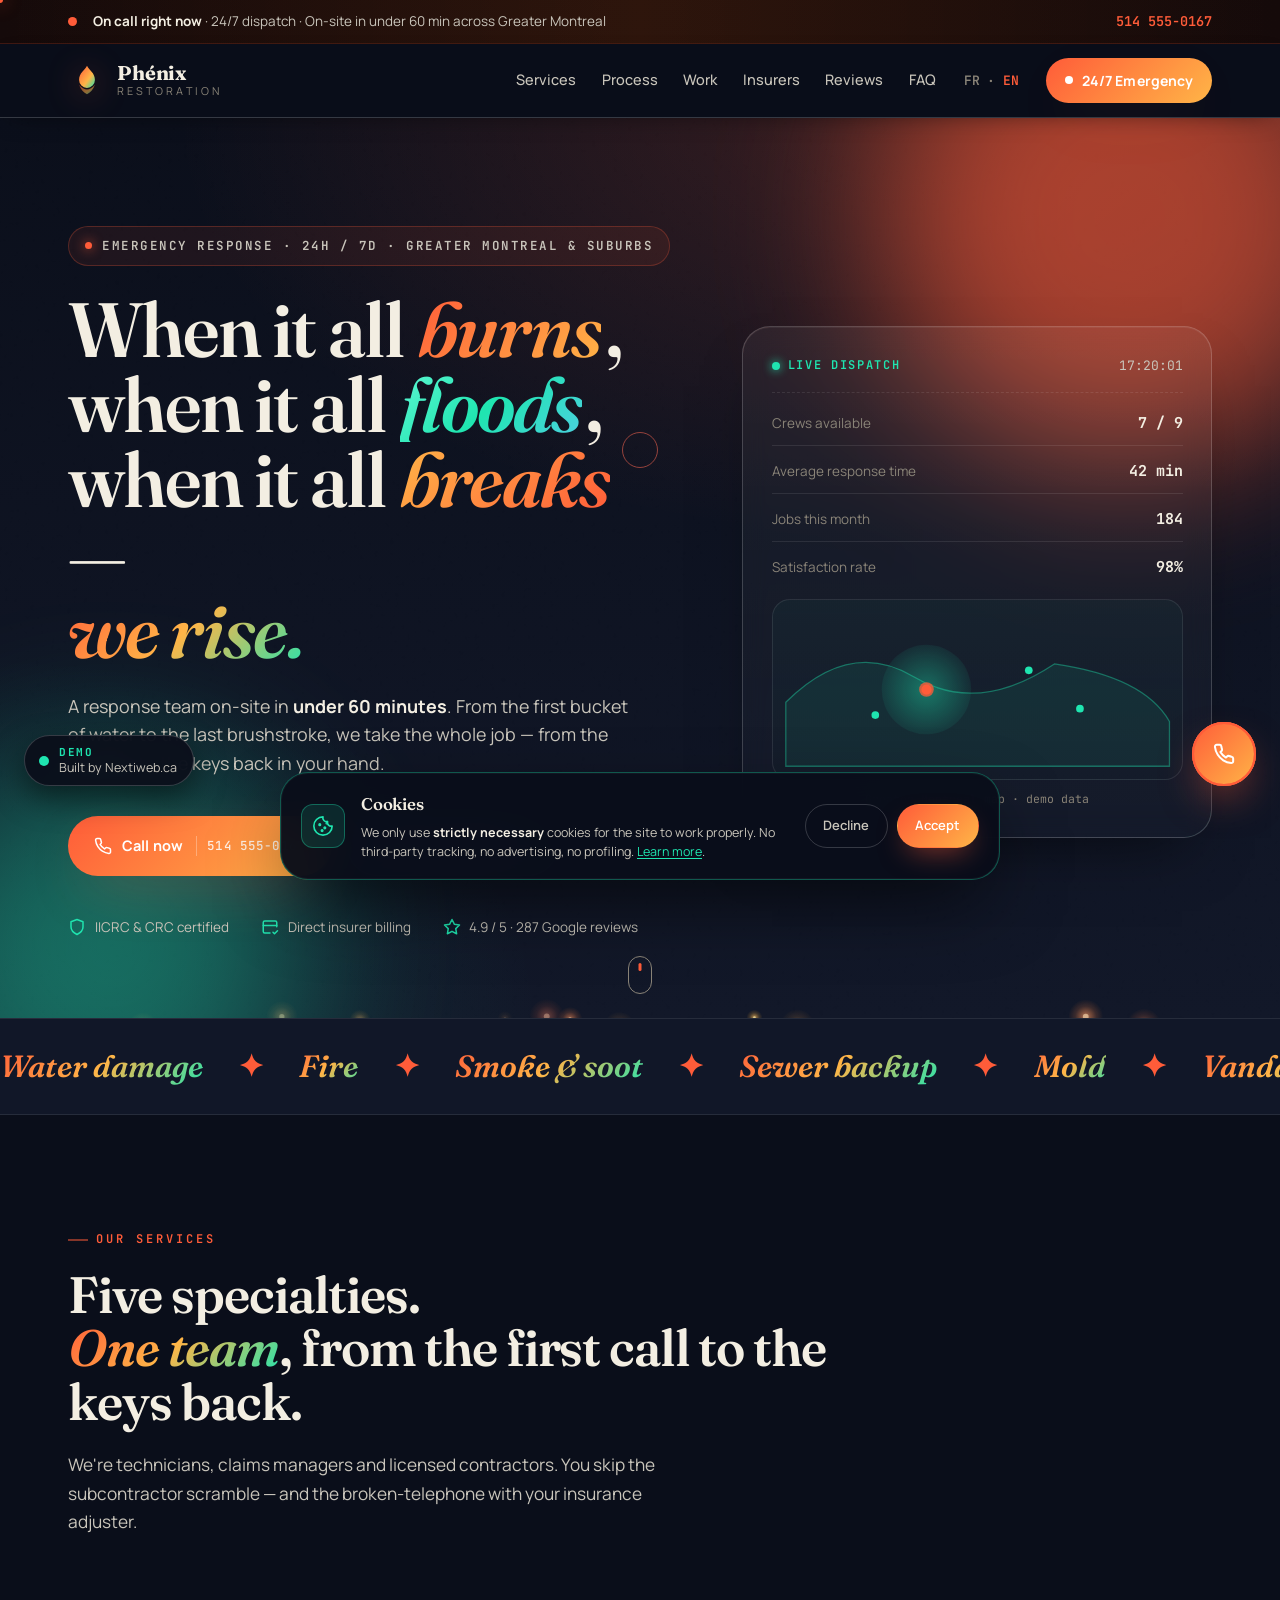
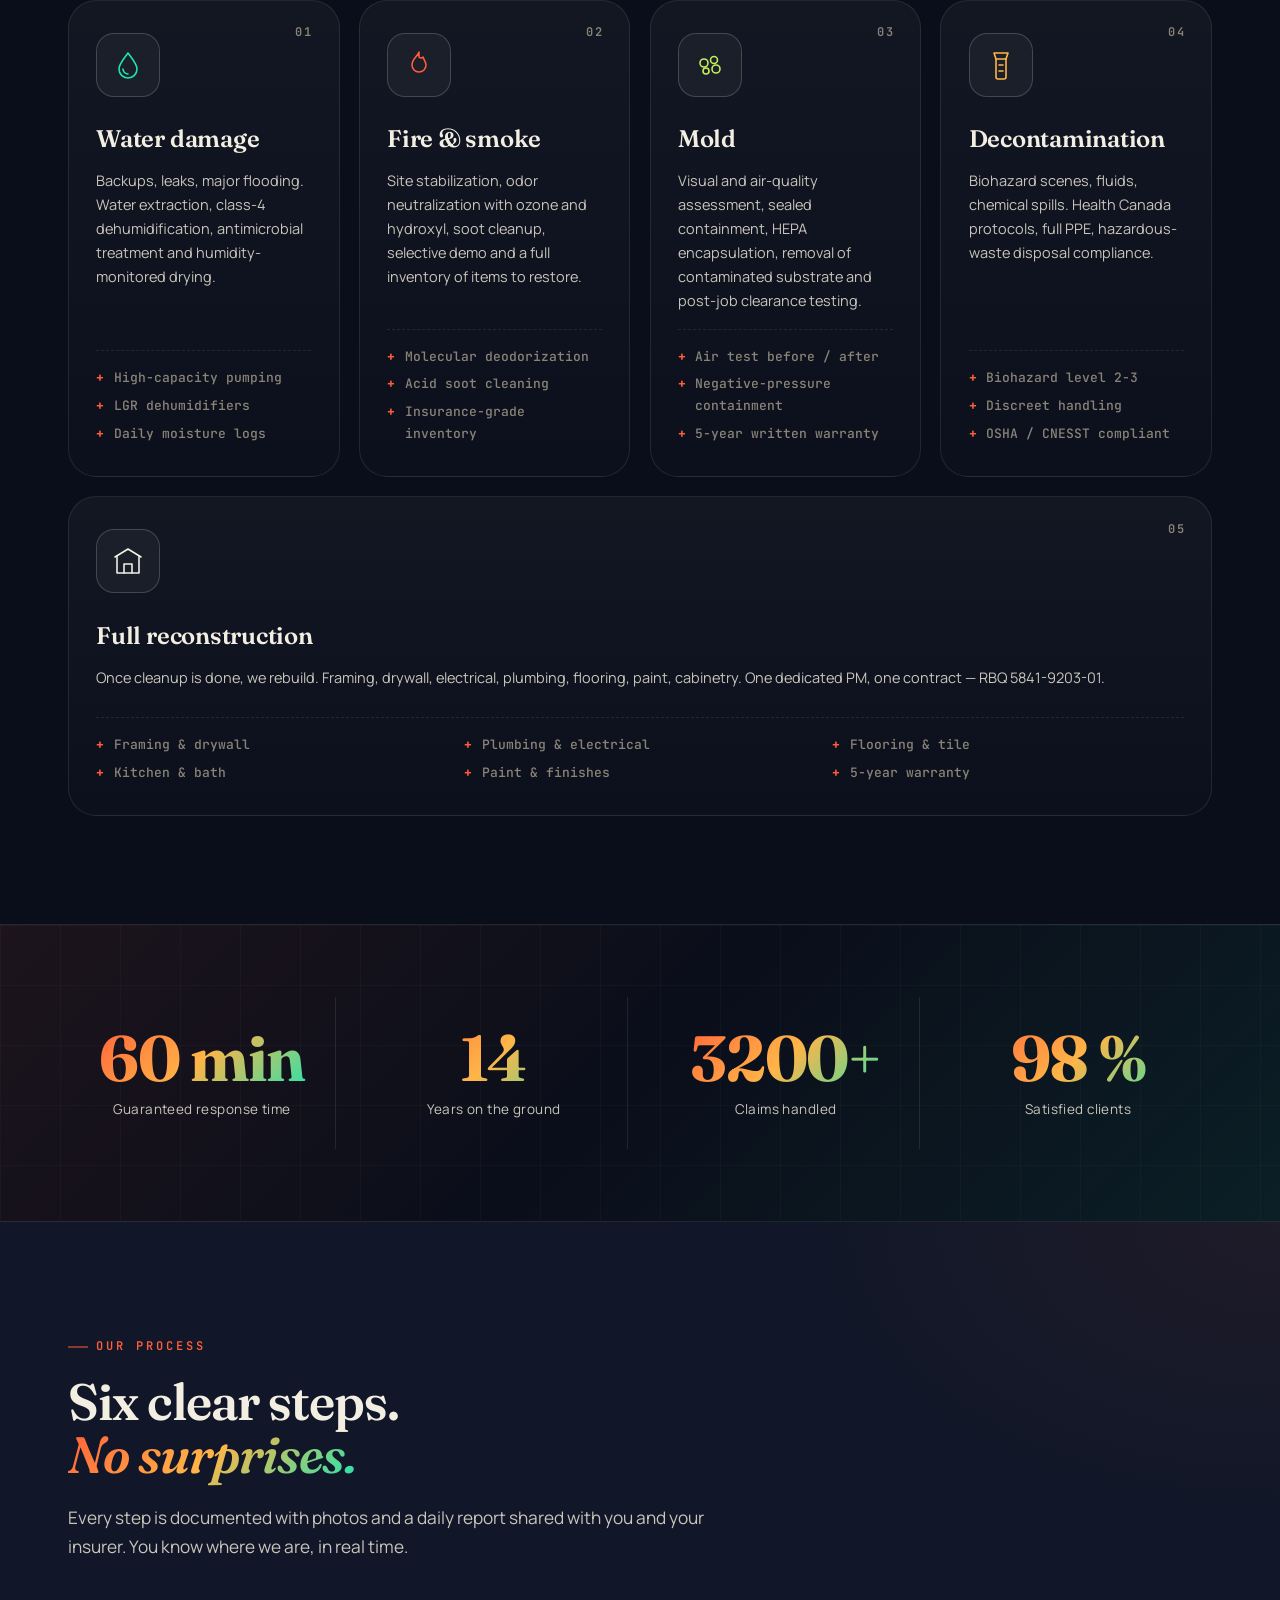
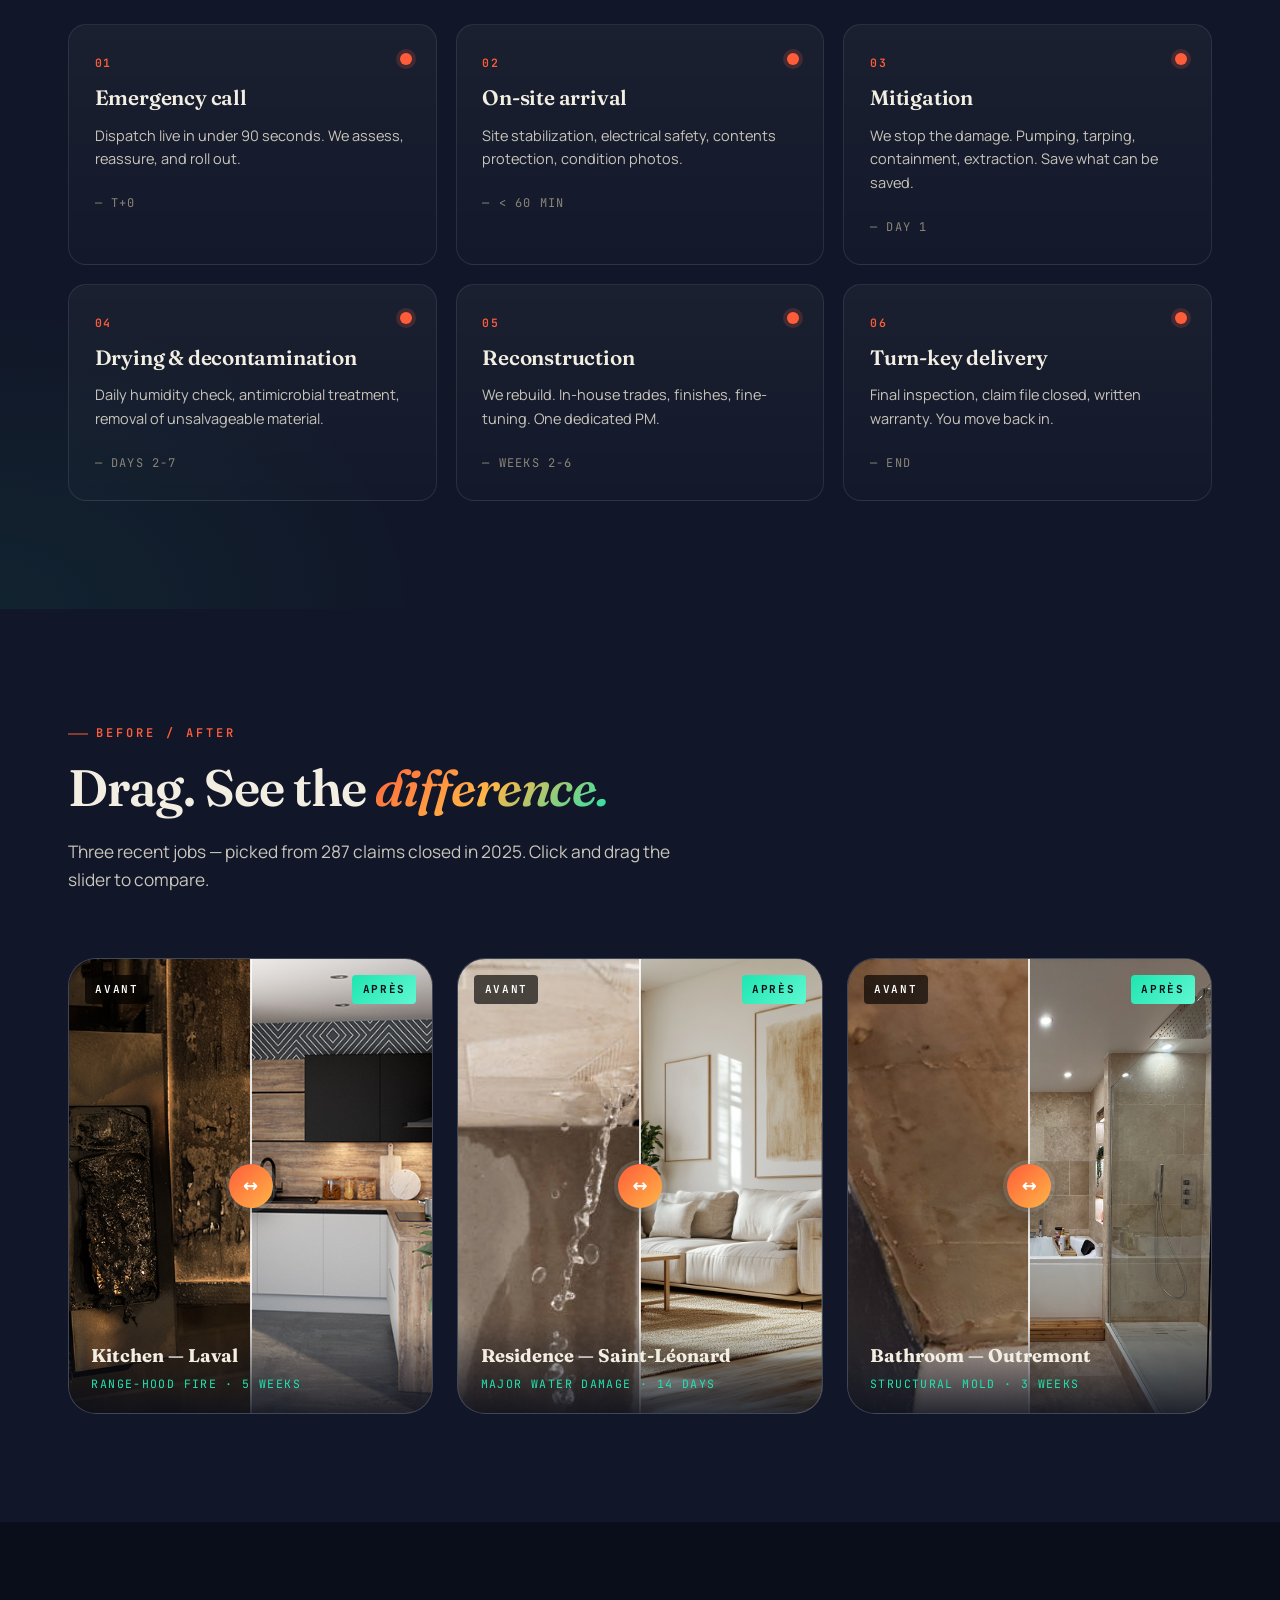
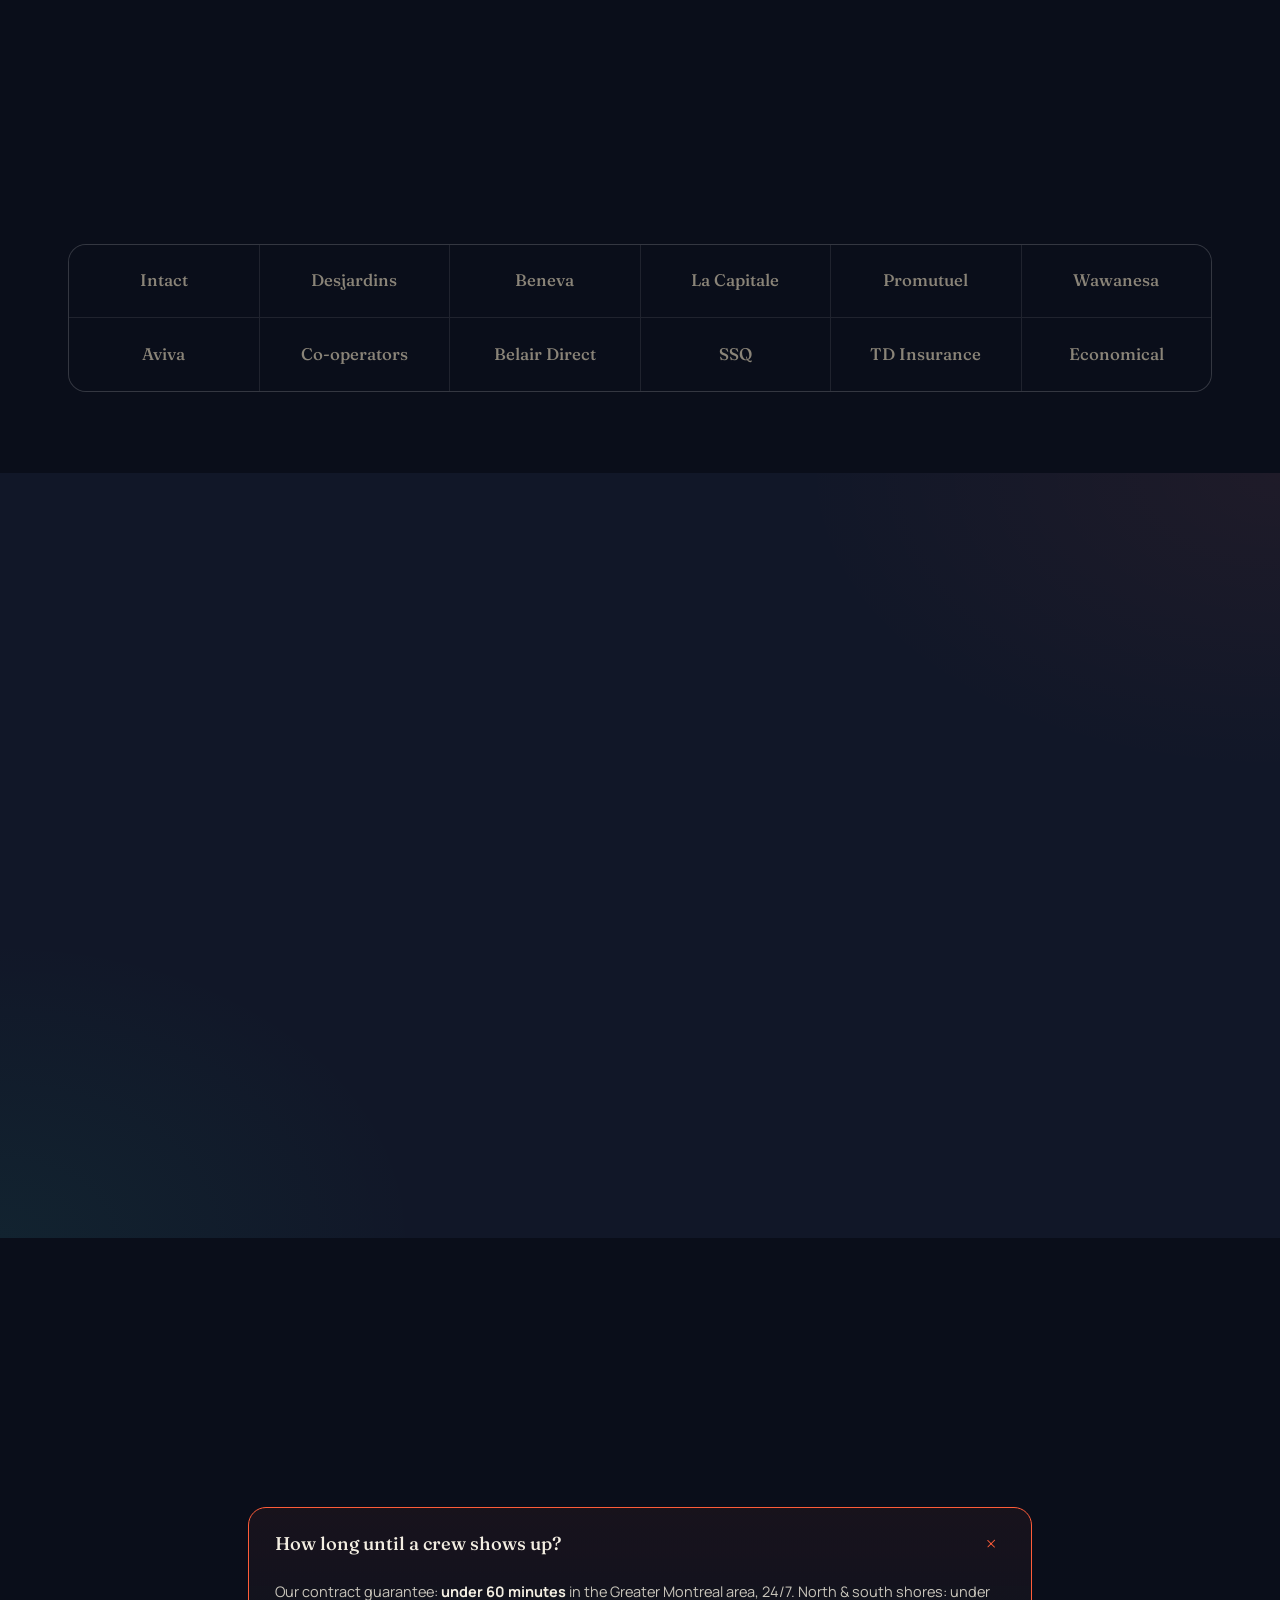
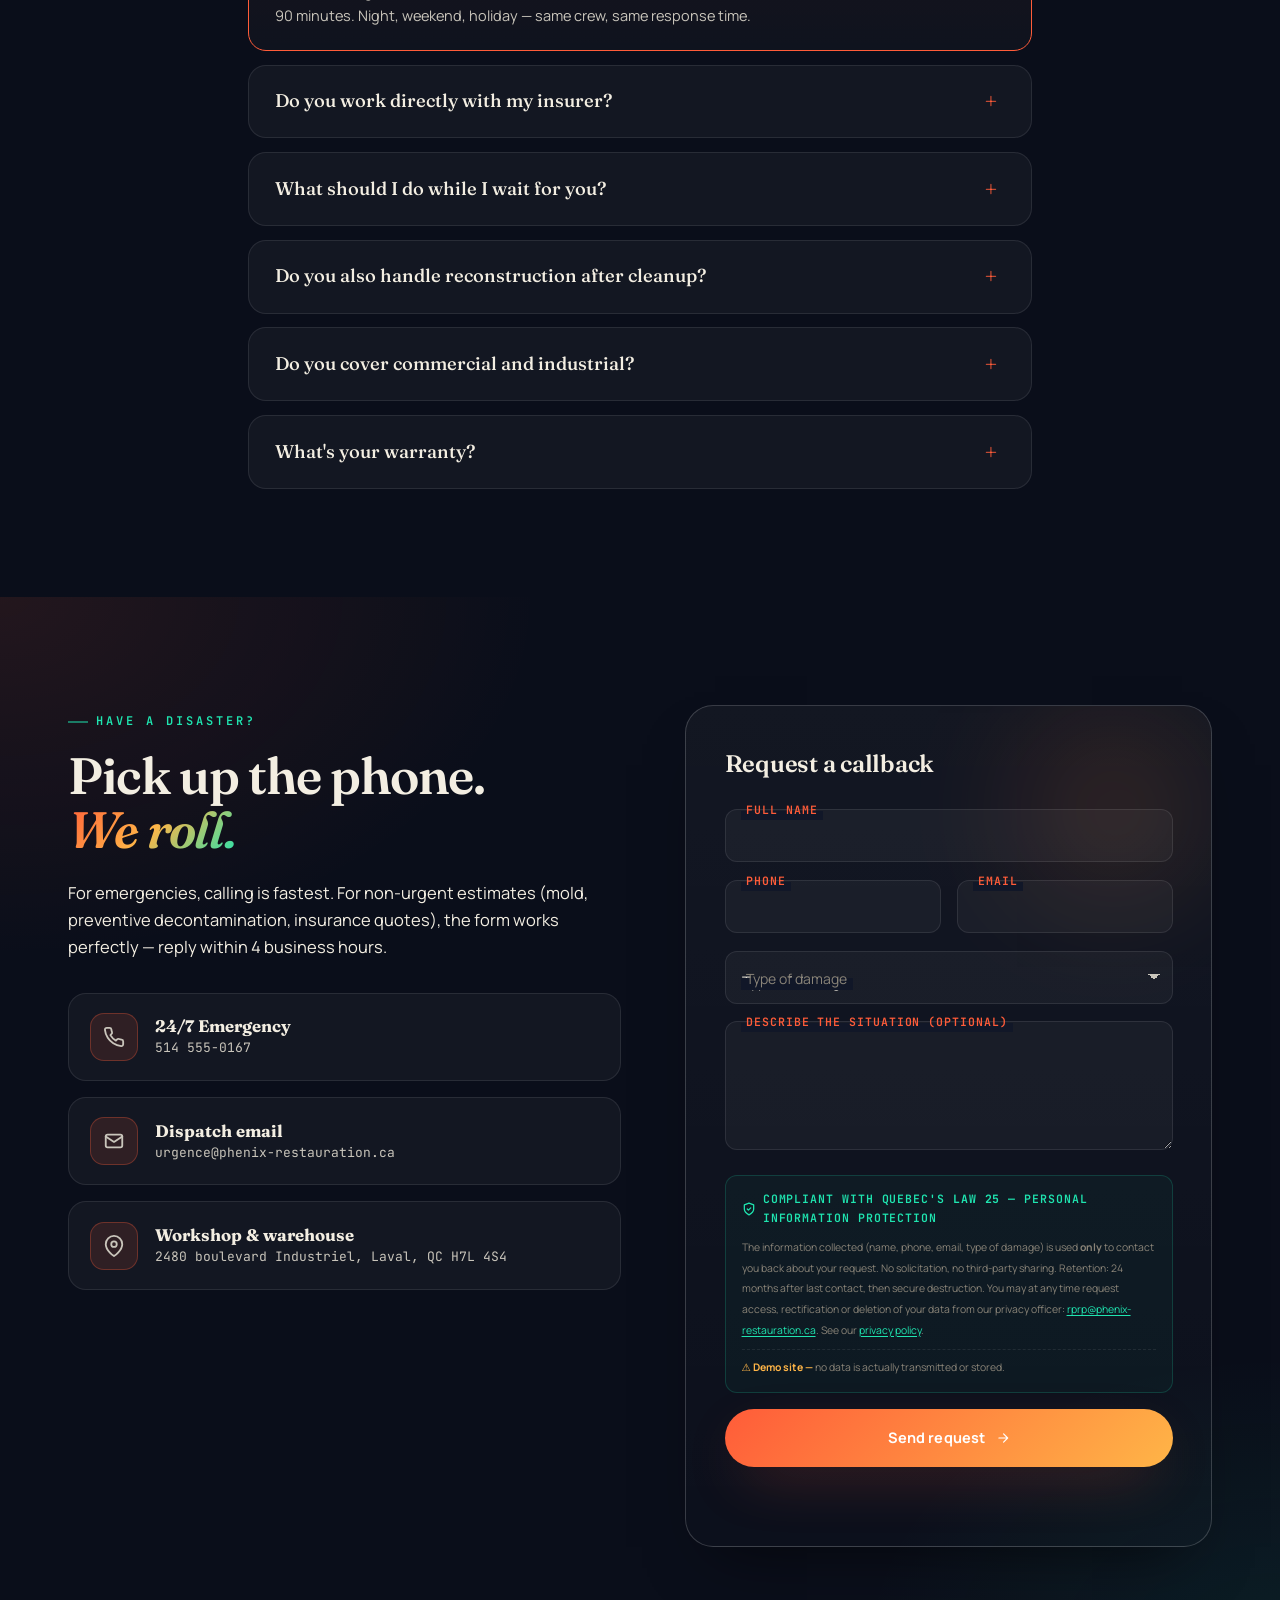
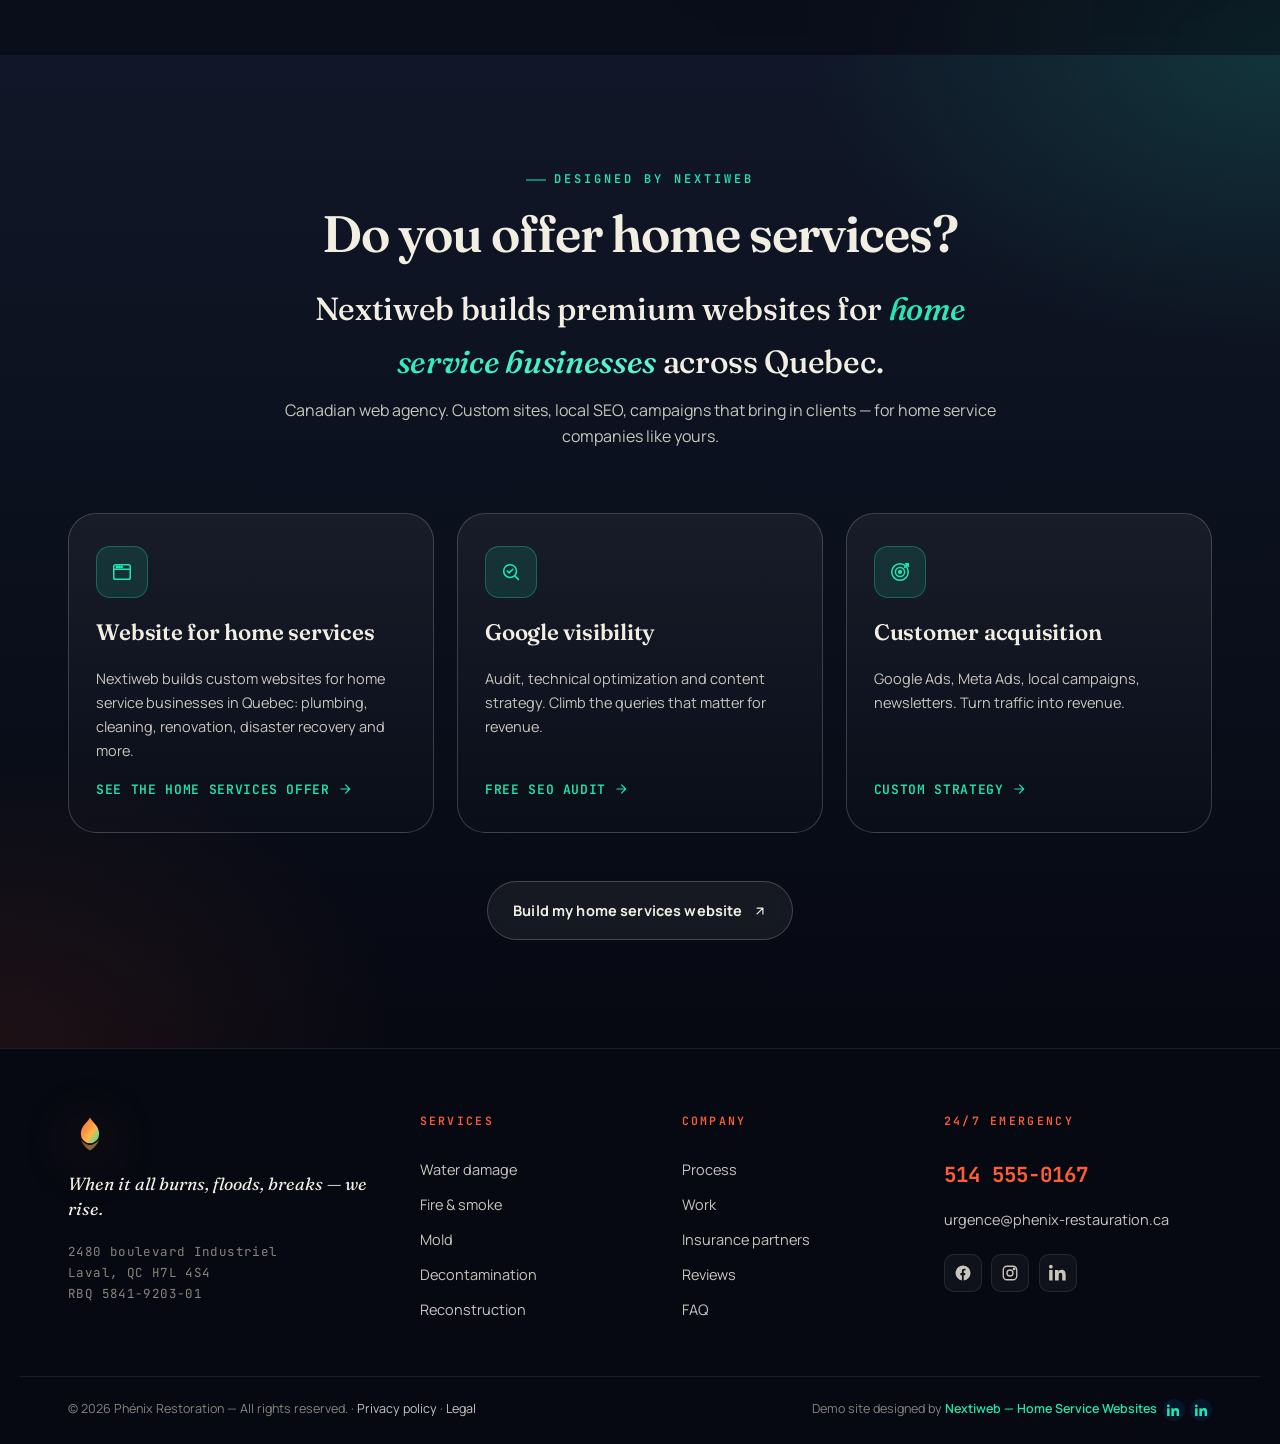
<file: index-en.html>
<!DOCTYPE html>
<html lang="en-CA">
<head>
  <meta charset="UTF-8" />
  <meta name="viewport" content="width=device-width, initial-scale=1.0" />
  <meta name="theme-color" content="#0a0e1a" />

  <title>Phénix Restoration — 24/7 Disaster Recovery | Water, Fire, Mold · Montreal</title>
  <meta name="description" content="Phénix Restoration responds in under 60 minutes across Quebec: water damage, fire, mold, decontamination and full reconstruction. IICRC certified, partner of major Canadian insurers." />
  <meta name="keywords" content="disaster restoration montreal, water damage quebec, fire restoration canada, mold remediation, 24/7 emergency restoration" />
  <meta name="robots" content="index, follow" />
  <link rel="canonical" href="https://service-domicile.nextiwebstudio.ca/index-en.html" />
  <link rel="alternate" hreflang="fr-CA" href="https://service-domicile.nextiwebstudio.ca/" />
  <link rel="alternate" hreflang="en-CA" href="https://service-domicile.nextiwebstudio.ca/index-en.html" />
  <link rel="alternate" hreflang="x-default" href="https://service-domicile.nextiwebstudio.ca/" />

  <meta property="og:locale" content="en_CA" />
  <meta property="og:type" content="website" />
  <meta property="og:title" content="Phénix Restoration — 24/7 Emergency Disaster Recovery" />
  <meta property="og:description" content="On-site in under 60 minutes. Water · Fire · Mold · Decontamination · Reconstruction. IICRC certified." />
  <meta property="og:url" content="https://service-domicile.nextiwebstudio.ca/index-en.html" />
  <meta property="og:image" content="https://service-domicile.nextiwebstudio.ca/images/og-cover.jpg" />
  <meta property="og:site_name" content="Phénix Restoration" />

  <link rel="icon" type="image/svg+xml" href="data:image/svg+xml,%3Csvg xmlns='http://www.w3.org/2000/svg' viewBox='0 0 64 64'%3E%3Cdefs%3E%3ClinearGradient id='g' x1='0%25' y1='0%25' x2='100%25' y2='100%25'%3E%3Cstop offset='0%25' stop-color='%23ff5c39'/%3E%3Cstop offset='100%25' stop-color='%23ffb547'/%3E%3C/linearGradient%3E%3C/defs%3E%3Ccircle cx='32' cy='32' r='30' fill='%230a0e1a'/%3E%3Cpath d='M32 14c-4 7-12 11-12 21a12 12 0 0024 0c0-10-8-14-12-21z' fill='url(%23g)'/%3E%3C/svg%3E" />

  <link rel="preconnect" href="https://fonts.googleapis.com" />
  <link rel="preconnect" href="https://fonts.gstatic.com" crossorigin />
  <link rel="preconnect" href="https://images.unsplash.com" crossorigin />
  <link href="https://fonts.googleapis.com/css2?family=Fraunces:opsz,wght@9..144,500;9..144,600;9..144,700;9..144,900&family=Manrope:wght@300;400;500;600;700;800&family=JetBrains+Mono:wght@400;600&display=swap" rel="stylesheet" />
  <link rel="stylesheet" href="css/style.css" />

  <!-- Schema.org : Nextiweb (real agency credit) -->
  <script type="application/ld+json">
  {
    "@context": "https://schema.org",
    "@type": "Organization",
    "name": "Nextiweb",
    "alternateName": "Nextiweb.ca",
    "description": "Canadian web agency specializing in websites for home service businesses, SEO and digital marketing for SMBs in Quebec.",
    "url": "https://nextiweb.ca/services-domicile.html",
    "sameAs": [
      "https://nextiweb.ca",
      "https://www.linkedin.com/company/25819184/"
    ],
    "founder": {
      "@type": "Person",
      "name": "Khadija Aït Lassri",
      "jobTitle": "Founder",
      "url": "https://www.linkedin.com/in/khadija-ait-lassri/",
      "sameAs": [
        "https://www.linkedin.com/in/khadija-ait-lassri/"
      ]
    },
    "creator": {
      "@type": "Person",
      "name": "Khadija Aït Lassri",
      "url": "https://www.linkedin.com/in/khadija-ait-lassri/"
    }
  }
  </script>
</head>

<body>
  <div class="cursor-follower" id="cursorFollower" aria-hidden="true"></div>
  <div class="cursor-dot" id="cursorDot" aria-hidden="true"></div>

  <a href="#main" class="skip-link">Skip to main content</a>

  <div class="top-strip" role="status">
    <div class="top-strip__inner">
      <span class="pulse-dot" aria-hidden="true"></span>
      <span><strong>On call right now</strong> · 24/7 dispatch · On-site in under 60 min across Greater Montreal</span>
      <a href="tel:+15145550167" class="top-strip__phone">514&nbsp;555-0167</a>
    </div>
  </div>

  <header class="header" id="header" role="banner">
    <div class="header__inner">
      <a href="#hero" class="header__logo" aria-label="Phénix Restoration — Home">
        <span class="logo-mark" aria-hidden="true">
          <svg viewBox="0 0 48 48" width="38" height="38">
            <defs>
              <linearGradient id="logoGrad" x1="0%" y1="0%" x2="100%" y2="100%">
                <stop offset="0%" stop-color="#ff5c39"/>
                <stop offset="60%" stop-color="#ffb547"/>
                <stop offset="100%" stop-color="#1fe5b0"/>
              </linearGradient>
            </defs>
            <path d="M24 6c-3 6-10 9-10 18a10 10 0 0020 0c0-9-7-12-10-18z" fill="url(#logoGrad)"/>
            <path d="M14 30c2 6 6 10 10 12 4-2 8-6 10-12-3 4-7 6-10 6s-7-2-10-6z" fill="url(#logoGrad)" opacity=".55"/>
          </svg>
        </span>
        <span class="logo-text">
          <strong>Phénix</strong>
          <em>restoration</em>
        </span>
      </a>

      <nav class="header__nav" id="nav" aria-label="Main navigation">
        <a href="#services" class="header__link">Services</a>
        <a href="#processus" class="header__link">Process</a>
        <a href="#realisations" class="header__link">Work</a>
        <a href="#assureurs" class="header__link">Insurers</a>
        <a href="#avis" class="header__link">Reviews</a>
        <a href="#faq" class="header__link">FAQ</a>
        <div class="lang-switch" aria-label="Language">
          <a href="index.html" class="lang-switch__link" hreflang="fr-CA" lang="fr-CA">FR</a>
          <span aria-hidden="true">·</span>
          <a href="index-en.html" class="lang-switch__link is-active" hreflang="en-CA" lang="en-CA">EN</a>
        </div>
        <a href="tel:+15145550167" class="header__cta">
          <span class="header__cta-pulse" aria-hidden="true"></span>
          24/7 Emergency
        </a>
      </nav>

      <button class="header__burger" id="burger" aria-label="Open menu" aria-expanded="false" aria-controls="nav">
        <span></span><span></span><span></span>
      </button>
    </div>
  </header>

  <main id="main">

    <section class="hero" id="hero" aria-label="Phénix Restoration — Emergency disaster recovery">
      <canvas class="hero__embers" id="embers" aria-hidden="true"></canvas>
      <div class="hero__noise" aria-hidden="true"></div>
      <div class="hero__glow hero__glow--1" aria-hidden="true"></div>
      <div class="hero__glow hero__glow--2" aria-hidden="true"></div>

      <div class="hero__inner">
        <div class="hero__copy">
          <span class="hero__kicker">
            <span class="kicker-dot" aria-hidden="true"></span>
            Emergency response · 24h / 7d · Greater Montreal &amp; suburbs
          </span>
          <h1 class="hero__title">
            When it all <span class="word-wrap"><span class="word word--fire">burns</span></span>,<br/>
            when it all <span class="word-wrap"><span class="word word--water">floods</span></span>,<br/>
            when it all <span class="word-wrap"><span class="word word--break">breaks</span></span> —<br/>
            <span class="hero__title-end"><em>we rise.</em></span>
          </h1>
          <p class="hero__lead">
            A response team on-site in <strong>under 60 minutes</strong>. From the first bucket of water to the last brushstroke, we take the whole job — from the disaster to the keys back in your hand.
          </p>

          <div class="hero__actions">
            <a href="tel:+15145550167" class="btn btn--primary">
              <svg viewBox="0 0 24 24" width="18" height="18" fill="none" stroke="currentColor" stroke-width="2" stroke-linecap="round" stroke-linejoin="round" aria-hidden="true">
                <path d="M22 16.92v3a2 2 0 0 1-2.18 2 19.79 19.79 0 0 1-8.63-3.07 19.5 19.5 0 0 1-6-6 19.79 19.79 0 0 1-3.07-8.67A2 2 0 0 1 4.11 2h3a2 2 0 0 1 2 1.72 12.84 12.84 0 0 0 .7 2.81 2 2 0 0 1-.45 2.11L8.09 9.91a16 16 0 0 0 6 6l1.27-1.27a2 2 0 0 1 2.11-.45 12.84 12.84 0 0 0 2.81.7A2 2 0 0 1 22 16.92z"/>
              </svg>
              Call now
              <span class="btn__sub">514 555-0167</span>
            </a>
            <a href="#contact" class="btn btn--ghost">
              Request a callback
              <svg viewBox="0 0 24 24" width="14" height="14" fill="none" stroke="currentColor" stroke-width="2" stroke-linecap="round" stroke-linejoin="round" aria-hidden="true"><path d="M5 12h14M13 5l7 7-7 7"/></svg>
            </a>
          </div>

          <ul class="hero__trust">
            <li>
              <svg viewBox="0 0 24 24" width="18" height="18" fill="none" stroke="currentColor" stroke-width="2" stroke-linecap="round" stroke-linejoin="round" aria-hidden="true"><path d="M12 22s8-4 8-10V5l-8-3-8 3v7c0 6 8 10 8 10z"/></svg>
              IICRC &amp; CRC certified
            </li>
            <li>
              <svg viewBox="0 0 24 24" width="18" height="18" fill="none" stroke="currentColor" stroke-width="2" stroke-linecap="round" stroke-linejoin="round" aria-hidden="true"><path d="M21 11.5V6a2 2 0 0 0-2-2H5a2 2 0 0 0-2 2v12a2 2 0 0 0 2 2h7"/><path d="M3 10h18"/><path d="m16 19 2 2 4-4"/></svg>
              Direct insurer billing
            </li>
            <li>
              <svg viewBox="0 0 24 24" width="18" height="18" fill="none" stroke="currentColor" stroke-width="2" stroke-linecap="round" stroke-linejoin="round" aria-hidden="true"><polygon points="12 2 15.09 8.26 22 9.27 17 14.14 18.18 21.02 12 17.77 5.82 21.02 7 14.14 2 9.27 8.91 8.26 12 2"/></svg>
              4.9 / 5 · 287 Google reviews
            </li>
          </ul>
        </div>

        <aside class="hero__panel" aria-label="Dispatch panel">
          <div class="dispatch">
            <div class="dispatch__head">
              <span class="dispatch__live"><span></span> Live dispatch</span>
              <time class="dispatch__clock" id="dispatchClock">--:--:--</time>
            </div>
            <div class="dispatch__rows">
              <div class="dispatch__row">
                <span class="dispatch__label">Crews available</span>
                <span class="dispatch__value">7 / 9</span>
              </div>
              <div class="dispatch__row">
                <span class="dispatch__label">Average response time</span>
                <span class="dispatch__value">42 min</span>
              </div>
              <div class="dispatch__row">
                <span class="dispatch__label">Jobs this month</span>
                <span class="dispatch__value" data-counter="184">0</span>
              </div>
              <div class="dispatch__row">
                <span class="dispatch__label">Satisfaction rate</span>
                <span class="dispatch__value"><span data-counter="98">0</span>%</span>
              </div>
            </div>
            <div class="dispatch__map" aria-hidden="true">
              <svg viewBox="0 0 320 140" width="100%" height="100%">
                <defs>
                  <radialGradient id="mapBlob" cx="50%" cy="50%" r="60%">
                    <stop offset="0%" stop-color="#1fe5b0" stop-opacity=".4"/>
                    <stop offset="100%" stop-color="#1fe5b0" stop-opacity="0"/>
                  </radialGradient>
                </defs>
                <path d="M10 80 Q60 30 110 60 T220 50 Q290 60 310 95 L310 130 L10 130 Z" fill="rgba(31,229,176,.08)" stroke="rgba(31,229,176,.4)" stroke-width="1"/>
                <circle cx="120" cy="70" r="35" fill="url(#mapBlob)"/>
                <circle cx="120" cy="70" r="4" fill="#ff5c39"><animate attributeName="r" values="4;12;4" dur="2.5s" repeatCount="indefinite"/><animate attributeName="opacity" values="1;0;1" dur="2.5s" repeatCount="indefinite"/></circle>
                <circle cx="120" cy="70" r="4" fill="#ff5c39"/>
                <circle cx="200" cy="55" r="3" fill="#1fe5b0"/>
                <circle cx="240" cy="85" r="3" fill="#1fe5b0"/>
                <circle cx="80" cy="90" r="3" fill="#1fe5b0"/>
              </svg>
            </div>
            <p class="dispatch__note">Greater Montreal map · demo data</p>
          </div>
        </aside>
      </div>

      <a href="#urgence-bar" class="hero__scroll" aria-label="Scroll">
        <span></span>
      </a>
    </section>

    <section class="urgence-bar" id="urgence-bar" aria-label="Emergency types covered">
      <div class="marquee">
        <div class="marquee__track">
          <span>Water damage</span><span aria-hidden="true">✦</span>
          <span>Fire</span><span aria-hidden="true">✦</span>
          <span>Smoke &amp; soot</span><span aria-hidden="true">✦</span>
          <span>Sewer backup</span><span aria-hidden="true">✦</span>
          <span>Mold</span><span aria-hidden="true">✦</span>
          <span>Vandalism</span><span aria-hidden="true">✦</span>
          <span>Storm &amp; wind</span><span aria-hidden="true">✦</span>
          <span>Decontamination</span><span aria-hidden="true">✦</span>
          <span>Reconstruction</span><span aria-hidden="true">✦</span>
          <span>Water damage</span><span aria-hidden="true">✦</span>
          <span>Fire</span><span aria-hidden="true">✦</span>
          <span>Smoke &amp; soot</span><span aria-hidden="true">✦</span>
          <span>Sewer backup</span><span aria-hidden="true">✦</span>
          <span>Mold</span><span aria-hidden="true">✦</span>
          <span>Vandalism</span><span aria-hidden="true">✦</span>
          <span>Storm &amp; wind</span><span aria-hidden="true">✦</span>
          <span>Decontamination</span><span aria-hidden="true">✦</span>
          <span>Reconstruction</span><span aria-hidden="true">✦</span>
        </div>
      </div>
    </section>

    <section class="section" id="services" aria-labelledby="services-title">
      <div class="container">
        <div class="section__header">
          <span class="eyebrow">Our services</span>
          <h2 id="services-title" class="section__title">Five specialties.<br/><em>One team</em>, from the first call to the keys back.</h2>
          <p class="section__lead">We're technicians, claims managers and licensed contractors. You skip the subcontractor scramble — and the broken-telephone with your insurance adjuster.</p>
        </div>

        <div class="services">
          <article class="service" data-tilt>
            <div class="service__icon service__icon--water" aria-hidden="true">
              <svg viewBox="0 0 32 32" width="32" height="32" fill="none" stroke="currentColor" stroke-width="1.6" stroke-linecap="round" stroke-linejoin="round">
                <path d="M16 4c-5 7-9 11-9 16a9 9 0 0018 0c0-5-4-9-9-16z"/>
                <path d="M11 20a5 5 0 005 5"/>
              </svg>
            </div>
            <span class="service__num">01</span>
            <h3 class="service__title">Water damage</h3>
            <p>Backups, leaks, major flooding. Water extraction, class-4 dehumidification, antimicrobial treatment and humidity-monitored drying.</p>
            <ul class="service__list">
              <li>High-capacity pumping</li>
              <li>LGR dehumidifiers</li>
              <li>Daily moisture logs</li>
            </ul>
            <span class="service__hover" aria-hidden="true"></span>
          </article>

          <article class="service" data-tilt>
            <div class="service__icon service__icon--fire" aria-hidden="true">
              <svg viewBox="0 0 32 32" width="32" height="32" fill="none" stroke="currentColor" stroke-width="1.6" stroke-linecap="round" stroke-linejoin="round">
                <path d="M16 3c-2 5-7 7-7 13a7 7 0 0014 0c0-3-2-5-3-8-1 1-2 2-4 0z"/>
              </svg>
            </div>
            <span class="service__num">02</span>
            <h3 class="service__title">Fire &amp; smoke</h3>
            <p>Site stabilization, odor neutralization with ozone and hydroxyl, soot cleanup, selective demo and a full inventory of items to restore.</p>
            <ul class="service__list">
              <li>Molecular deodorization</li>
              <li>Acid soot cleaning</li>
              <li>Insurance-grade inventory</li>
            </ul>
            <span class="service__hover" aria-hidden="true"></span>
          </article>

          <article class="service" data-tilt>
            <div class="service__icon service__icon--mold" aria-hidden="true">
              <svg viewBox="0 0 32 32" width="32" height="32" fill="none" stroke="currentColor" stroke-width="1.6" stroke-linecap="round" stroke-linejoin="round">
                <circle cx="10" cy="14" r="4"/>
                <circle cx="20" cy="11" r="3.5"/>
                <circle cx="22" cy="20" r="4"/>
                <circle cx="12" cy="22" r="3"/>
              </svg>
            </div>
            <span class="service__num">03</span>
            <h3 class="service__title">Mold</h3>
            <p>Visual and air-quality assessment, sealed containment, HEPA encapsulation, removal of contaminated substrate and post-job clearance testing.</p>
            <ul class="service__list">
              <li>Air test before / after</li>
              <li>Negative-pressure containment</li>
              <li>5-year written warranty</li>
            </ul>
            <span class="service__hover" aria-hidden="true"></span>
          </article>

          <article class="service" data-tilt>
            <div class="service__icon service__icon--decon" aria-hidden="true">
              <svg viewBox="0 0 32 32" width="32" height="32" fill="none" stroke="currentColor" stroke-width="1.6" stroke-linecap="round" stroke-linejoin="round">
                <path d="M9 4h14l-2 6h-10z"/>
                <path d="M11 10v18a2 2 0 002 2h6a2 2 0 002-2V10"/>
                <path d="M14 16h4M14 22h4"/>
              </svg>
            </div>
            <span class="service__num">04</span>
            <h3 class="service__title">Decontamination</h3>
            <p>Biohazard scenes, fluids, chemical spills. Health Canada protocols, full PPE, hazardous-waste disposal compliance.</p>
            <ul class="service__list">
              <li>Biohazard level 2-3</li>
              <li>Discreet handling</li>
              <li>OSHA / CNESST compliant</li>
            </ul>
            <span class="service__hover" aria-hidden="true"></span>
          </article>

          <article class="service service--wide" data-tilt>
            <div class="service__icon service__icon--rebuild" aria-hidden="true">
              <svg viewBox="0 0 32 32" width="32" height="32" fill="none" stroke="currentColor" stroke-width="1.6" stroke-linecap="round" stroke-linejoin="round">
                <path d="M3 12 16 4l13 8"/>
                <path d="M5 11v17h22V11"/>
                <path d="M12 28v-9h8v9"/>
              </svg>
            </div>
            <span class="service__num">05</span>
            <h3 class="service__title">Full reconstruction</h3>
            <p>Once cleanup is done, we rebuild. Framing, drywall, electrical, plumbing, flooring, paint, cabinetry. One dedicated PM, one contract — RBQ 5841-9203-01.</p>
            <ul class="service__list service__list--cols">
              <li>Framing &amp; drywall</li>
              <li>Plumbing &amp; electrical</li>
              <li>Flooring &amp; tile</li>
              <li>Kitchen &amp; bath</li>
              <li>Paint &amp; finishes</li>
              <li>5-year warranty</li>
            </ul>
            <span class="service__hover" aria-hidden="true"></span>
          </article>
        </div>
      </div>
    </section>

    <section class="stats-banner" aria-label="Key numbers">
      <div class="container">
        <div class="stats-banner__grid">
          <div class="stat-card">
            <strong data-counter="60" data-suffix=" min">0</strong>
            <span>Guaranteed response time</span>
          </div>
          <div class="stat-card">
            <strong data-counter="14">0</strong>
            <span>Years on the ground</span>
          </div>
          <div class="stat-card">
            <strong data-counter="3200" data-suffix="+">0</strong>
            <span>Claims handled</span>
          </div>
          <div class="stat-card">
            <strong data-counter="98" data-suffix=" %">0</strong>
            <span>Satisfied clients</span>
          </div>
        </div>
      </div>
    </section>

    <section class="section section--alt" id="processus" aria-labelledby="process-title">
      <div class="container">
        <div class="section__header">
          <span class="eyebrow">Our process</span>
          <h2 id="process-title" class="section__title">Six clear steps.<br/><em>No surprises.</em></h2>
          <p class="section__lead">Every step is documented with photos and a daily report shared with you and your insurer. You know where we are, in real time.</p>
        </div>

        <ol class="timeline">
          <li class="timeline__step">
            <span class="timeline__num">01</span>
            <div class="timeline__bullet" aria-hidden="true"></div>
            <h3>Emergency call</h3>
            <p>Dispatch live in under 90 seconds. We assess, reassure, and roll out.</p>
            <span class="timeline__time">— T+0</span>
          </li>
          <li class="timeline__step">
            <span class="timeline__num">02</span>
            <div class="timeline__bullet" aria-hidden="true"></div>
            <h3>On-site arrival</h3>
            <p>Site stabilization, electrical safety, contents protection, condition photos.</p>
            <span class="timeline__time">— &lt; 60 min</span>
          </li>
          <li class="timeline__step">
            <span class="timeline__num">03</span>
            <div class="timeline__bullet" aria-hidden="true"></div>
            <h3>Mitigation</h3>
            <p>We stop the damage. Pumping, tarping, containment, extraction. Save what can be saved.</p>
            <span class="timeline__time">— Day 1</span>
          </li>
          <li class="timeline__step">
            <span class="timeline__num">04</span>
            <div class="timeline__bullet" aria-hidden="true"></div>
            <h3>Drying &amp; decontamination</h3>
            <p>Daily humidity check, antimicrobial treatment, removal of unsalvageable material.</p>
            <span class="timeline__time">— Days 2-7</span>
          </li>
          <li class="timeline__step">
            <span class="timeline__num">05</span>
            <div class="timeline__bullet" aria-hidden="true"></div>
            <h3>Reconstruction</h3>
            <p>We rebuild. In-house trades, finishes, fine-tuning. One dedicated PM.</p>
            <span class="timeline__time">— Weeks 2-6</span>
          </li>
          <li class="timeline__step">
            <span class="timeline__num">06</span>
            <div class="timeline__bullet" aria-hidden="true"></div>
            <h3>Turn-key delivery</h3>
            <p>Final inspection, claim file closed, written warranty. You move back in.</p>
            <span class="timeline__time">— End</span>
          </li>
        </ol>
      </div>
    </section>

    <section class="section section--ba" id="realisations" aria-labelledby="ba-title">
      <div class="container">
        <div class="section__header">
          <span class="eyebrow">Before / after</span>
          <h2 id="ba-title" class="section__title">Drag. See the <em>difference.</em></h2>
          <p class="section__lead">Three recent jobs — picked from 287 claims closed in 2025. Click and drag the slider to compare.</p>
        </div>

        <div class="ba-grid">
          <figure class="ba" data-ba>
            <div class="ba__before"><img src="images/cuisine-avant.jpg" alt="Fire-damaged kitchen in Laval — heavy soot on walls, charred cabinets and structural damage from range-hood fire" width="1200" height="800" loading="lazy"/></div>
            <div class="ba__after"><img src="images/cuisine-apres.jpg" alt="Fully rebuilt and refinished kitchen in Laval after fire — complete reconstruction by Phénix Restoration" width="1200" height="800" loading="lazy"/></div>
            <div class="ba__handle" aria-hidden="true"><span></span></div>
            <input type="range" min="0" max="100" value="50" class="ba__range" aria-label="Before / after slider — kitchen fire"/>
            <figcaption class="ba__cap">
              <strong>Kitchen — Laval</strong>
              <span>Range-hood fire · 5 weeks</span>
            </figcaption>
          </figure>

          <figure class="ba" data-ba>
            <div class="ba__before"><img src="images/degat-eau-avant.jpg" alt="Collapsed ceiling with major water leak and infiltration in Saint-Léonard Montreal — before emergency water damage response" width="1200" height="800" loading="lazy"/></div>
            <div class="ba__after"><img src="images/salon-apres.jpg" alt="Living room fully restored and refinished after major water damage in Saint-Léonard — reconstruction by Phénix Restoration" width="1200" height="800" loading="lazy"/></div>
            <div class="ba__handle" aria-hidden="true"><span></span></div>
            <input type="range" min="0" max="100" value="50" class="ba__range" aria-label="Before / after slider — water damage"/>
            <figcaption class="ba__cap">
              <strong>Residence — Saint-Léonard</strong>
              <span>Major water damage · 14 days</span>
            </figcaption>
          </figure>

          <figure class="ba" data-ba>
            <div class="ba__before"><img src="images/moisissure-avant.jpg" alt="Structural black mold on bathroom ceiling and wall in Outremont Montreal — active contamination before mold remediation" width="1200" height="800" loading="lazy"/></div>
            <div class="ba__after"><img src="images/salle-bain-apres.webp" alt="Fully renovated bathroom in Outremont after complete mold decontamination and reconstruction by Phénix Restoration" width="1200" height="800" loading="lazy"/></div>
            <div class="ba__handle" aria-hidden="true"><span></span></div>
            <input type="range" min="0" max="100" value="50" class="ba__range" aria-label="Before / after slider — mold damage"/>
            <figcaption class="ba__cap">
              <strong>Bathroom — Outremont</strong>
              <span>Structural mold · 3 weeks</span>
            </figcaption>
          </figure>
        </div>
      </div>
    </section>

    <section class="section section--insurers" id="assureurs" aria-labelledby="insurers-title">
      <div class="container">
        <div class="section__header section__header--center">
          <span class="eyebrow">Accredited partners</span>
          <h2 id="insurers-title" class="section__title section__title--center">We speak fluent <em>"insurance"</em>.</h2>
          <p class="section__lead section__lead--center">Direct billing, claim file management, transparent communication with your adjuster. You don't pay a cent up front.</p>
        </div>

        <div class="logos">
          <span class="logos__item">Intact</span>
          <span class="logos__item">Desjardins</span>
          <span class="logos__item">Beneva</span>
          <span class="logos__item">La Capitale</span>
          <span class="logos__item">Promutuel</span>
          <span class="logos__item">Wawanesa</span>
          <span class="logos__item">Aviva</span>
          <span class="logos__item">Co-operators</span>
          <span class="logos__item">Belair Direct</span>
          <span class="logos__item">SSQ</span>
          <span class="logos__item">TD Insurance</span>
          <span class="logos__item">Economical</span>
        </div>
      </div>
    </section>

    <section class="section section--alt" id="avis" aria-labelledby="reviews-title">
      <div class="container">
        <div class="section__header">
          <span class="eyebrow">Client testimonials</span>
          <h2 id="reviews-title" class="section__title">What people say,<br/><em>once the dust settles.</em></h2>
        </div>

        <div class="reviews">
          <article class="review">
            <div class="review__stars" aria-label="5 of 5">★★★★★</div>
            <blockquote>"Sewer backup at 11pm on a Saturday. Crew was on-site at 12:10. Five weeks later the basement looked better than before. And I never had to call my insurer — they handled it."</blockquote>
            <footer>
              <strong>Marc-André Lévesque</strong>
              <span>Saint-Léonard, May 2025</span>
            </footer>
          </article>
          <article class="review">
            <div class="review__stars" aria-label="5 of 5">★★★★★</div>
            <blockquote>"Kitchen fire. Phénix took it all on: demo, tear-out, rebuild. The new kitchen is nicer than before the fire. Human service in a hard moment."</blockquote>
            <footer>
              <strong>Catherine Bourbeau</strong>
              <span>Laval, February 2025</span>
            </footer>
          </article>
          <article class="review">
            <div class="review__stars" aria-label="5 of 5">★★★★★</div>
            <blockquote>"Mold behind the bathtub. Air test before / after, clean report, written warranty. My broker recommended Phénix and now I get why."</blockquote>
            <footer>
              <strong>Anh-Thu Pham</strong>
              <span>Outremont, November 2024</span>
            </footer>
          </article>
          <article class="review">
            <div class="review__stars" aria-label="5 of 5">★★★★★</div>
            <blockquote>"Storm tore the roof off. Tarped that same night, rebuilt in 9 days. Their photo reports kept us in the loop the whole way."</blockquote>
            <footer>
              <strong>Patrick Gendron</strong>
              <span>Terrebonne, August 2025</span>
            </footer>
          </article>
        </div>
      </div>
    </section>

    <section class="section" id="faq" aria-labelledby="faq-title">
      <div class="container container--narrow">
        <div class="section__header">
          <span class="eyebrow">Frequent questions</span>
          <h2 id="faq-title" class="section__title">Straight <em>answers.</em></h2>
        </div>

        <div class="faq">
          <details class="faq__item" open>
            <summary>How long until a crew shows up?</summary>
            <div class="faq__body">
              <p>Our contract guarantee: <strong>under 60 minutes</strong> in the Greater Montreal area, 24/7. North &amp; south shores: under 90 minutes. Night, weekend, holiday — same crew, same response time.</p>
            </div>
          </details>
          <details class="faq__item">
            <summary>Do you work directly with my insurer?</summary>
            <div class="faq__body">
              <p>Yes. We're accredited partners of every major Canadian insurer: Intact, Desjardins, La Capitale, Beneva, Promutuel, Wawanesa, Aviva, Co-operators, Belair Direct, SSQ, TD Insurance, Economical. We handle <strong>direct billing</strong> and the claim file. You don't pull out your credit card.</p>
            </div>
          </details>
          <details class="faq__item">
            <summary>What should I do while I wait for you?</summary>
            <div class="faq__body">
              <p>Shut off water or gas <em>if it's safe to do so</em>. <strong>Do not enter</strong> flooded rooms if power is still live. Photograph the damage for your insurer (wide shots, close-ups, appliance labels if possible). Our dispatch stays on the line with you until the crew arrives.</p>
            </div>
          </details>
          <details class="faq__item">
            <summary>Do you also handle reconstruction after cleanup?</summary>
            <div class="faq__body">
              <p>Yes. We take the full chain: emergency, mitigation, drying, decontamination, selective demo, and <strong>rebuild</strong> (drywall, flooring, paint, electrical, plumbing, cabinetry, finishes). RBQ 5841-9203-01. One contact, one contract, from disaster to delivery.</p>
            </div>
          </details>
          <details class="faq__item">
            <summary>Do you cover commercial and industrial?</summary>
            <div class="faq__body">
              <p>Yes. Offices, retail, condos, industrial workshops, restaurants, schools. We work with property managers and commercial insurance carriers. After-hours intervention available to minimize operational impact.</p>
            </div>
          </details>
          <details class="faq__item">
            <summary>What's your warranty?</summary>
            <div class="faq__body">
              <p><strong>5 years written</strong> on mold remediation and on reconstruction. GCR Habitation plan warranty for jobs over $25K on new residential. All technicians are IICRC-certified; project managers, CRC-credentialed.</p>
            </div>
          </details>
        </div>
      </div>
    </section>

    <section class="section section--contact" id="contact" aria-labelledby="contact-title">
      <div class="container container--split">
        <div class="contact__copy">
          <span class="eyebrow eyebrow--light">Have a disaster?</span>
          <h2 id="contact-title" class="section__title">Pick up the phone.<br/><em>We roll.</em></h2>
          <p>For emergencies, calling is fastest. For non-urgent estimates (mold, preventive decontamination, insurance quotes), the form works perfectly — reply within 4 business hours.</p>

          <div class="contact__channels">
            <a href="tel:+15145550167" class="contact__channel">
              <span class="contact__channel-icon" aria-hidden="true">
                <svg viewBox="0 0 24 24" width="22" height="22" fill="none" stroke="currentColor" stroke-width="2" stroke-linecap="round" stroke-linejoin="round"><path d="M22 16.92v3a2 2 0 0 1-2.18 2 19.79 19.79 0 0 1-8.63-3.07 19.5 19.5 0 0 1-6-6 19.79 19.79 0 0 1-3.07-8.67A2 2 0 0 1 4.11 2h3a2 2 0 0 1 2 1.72 12.84 12.84 0 0 0 .7 2.81 2 2 0 0 1-.45 2.11L8.09 9.91a16 16 0 0 0 6 6l1.27-1.27a2 2 0 0 1 2.11-.45 12.84 12.84 0 0 0 2.81.7A2 2 0 0 1 22 16.92z"/></svg>
              </span>
              <div>
                <strong>24/7 Emergency</strong>
                <span>514 555-0167</span>
              </div>
            </a>
            <a href="mailto:urgence@phenix-restauration.ca" class="contact__channel">
              <span class="contact__channel-icon" aria-hidden="true">
                <svg viewBox="0 0 24 24" width="22" height="22" fill="none" stroke="currentColor" stroke-width="2" stroke-linecap="round" stroke-linejoin="round"><rect x="3" y="5" width="18" height="14" rx="2"/><path d="m3 7 9 6 9-6"/></svg>
              </span>
              <div>
                <strong>Dispatch email</strong>
                <span>urgence@phenix-restauration.ca</span>
              </div>
            </a>
            <div class="contact__channel">
              <span class="contact__channel-icon" aria-hidden="true">
                <svg viewBox="0 0 24 24" width="22" height="22" fill="none" stroke="currentColor" stroke-width="2" stroke-linecap="round" stroke-linejoin="round"><path d="M21 10c0 7-9 13-9 13S3 17 3 10a9 9 0 0 1 18 0z"/><circle cx="12" cy="10" r="3"/></svg>
              </span>
              <div>
                <strong>Workshop &amp; warehouse</strong>
                <span>2480 boulevard Industriel, Laval, QC H7L 4S4</span>
              </div>
            </div>
          </div>
        </div>

        <form class="contact__form" id="contactForm" aria-label="Request form" novalidate>
          <h3 class="contact__form-title">Request a callback</h3>
          <div class="field">
            <input type="text" id="name" name="name" required autocomplete="name" />
            <label for="name">Full name</label>
          </div>
          <div class="field-row">
            <div class="field">
              <input type="tel" id="phone" name="phone" required autocomplete="tel" />
              <label for="phone">Phone</label>
            </div>
            <div class="field">
              <input type="email" id="email" name="email" required autocomplete="email" />
              <label for="email">Email</label>
            </div>
          </div>
          <div class="field">
            <select id="type" name="type" required>
              <option value="" disabled selected>Type of damage</option>
              <option>Water damage</option>
              <option>Fire / smoke</option>
              <option>Mold</option>
              <option>Decontamination</option>
              <option>Reconstruction</option>
              <option>Other / Non-urgent</option>
            </select>
            <label for="type">Type of damage</label>
          </div>
          <div class="field">
            <textarea id="message" name="message" rows="4"></textarea>
            <label for="message">Describe the situation (optional)</label>
          </div>
          <div class="contact__rgpd">
            <p class="contact__rgpd-badge">
              <svg viewBox="0 0 24 24" width="14" height="14" fill="none" stroke="currentColor" stroke-width="2.2" stroke-linecap="round" stroke-linejoin="round" aria-hidden="true"><path d="M12 22s8-4 8-10V5l-8-3-8 3v7c0 6 8 10 8 10z"/><path d="m9 12 2 2 4-4"/></svg>
              <span>Compliant with Quebec's <strong>Law 25</strong> — Personal information protection</span>
            </p>
            <p>
              <small>
                The information collected (name, phone, email, type of damage) is used <strong>only</strong> to contact you back about your request. No solicitation, no third-party sharing. Retention: 24 months after last contact, then secure destruction. You may at any time request access, rectification or deletion of your data from our privacy officer: <a href="mailto:rprp@phenix-restauration.ca">rprp@phenix-restauration.ca</a>. See our <a href="privacy-policy.html">privacy policy</a>.
              </small>
            </p>
            <p class="contact__rgpd-demo">
              <small><strong>⚠ Demo site —</strong> no data is actually transmitted or stored.</small>
            </p>
          </div>
          <button type="submit" class="btn btn--primary btn--full">
            Send request
            <svg viewBox="0 0 24 24" width="14" height="14" fill="none" stroke="currentColor" stroke-width="2" stroke-linecap="round" stroke-linejoin="round" aria-hidden="true"><path d="M5 12h14M13 5l7 7-7 7"/></svg>
          </button>
          <p class="contact__success" id="contactSuccess" role="status"></p>
        </form>
      </div>
    </section>

  </main>

  <section class="nextiweb" id="nextiweb-services" aria-labelledby="nextiweb-title">
    <div class="nextiweb__bg" aria-hidden="true"></div>
    <div class="container">
      <div class="nextiweb__header">
        <span class="eyebrow eyebrow--light">Designed by Nextiweb</span>
        <h2 id="nextiweb-title" class="section__title section__title--center">Do you offer home services?</h2>
        <p class="nextiweb__sub">Nextiweb builds premium websites for <em>home service businesses</em> across Quebec.</p>
        <p class="nextiweb__lead">Canadian web agency. Custom sites, local SEO, campaigns that bring in clients — for home service companies like yours.</p>
      </div>

      <div class="nextiweb__grid">
        <a class="ncard" href="https://nextiweb.ca/services-domicile.html" target="_blank" rel="noopener" aria-label="Website for home service business in Quebec — see Nextiweb's offer">
          <span class="ncard__icon" aria-hidden="true">
            <svg viewBox="0 0 24 24" width="22" height="22" fill="none" stroke="currentColor" stroke-width="1.7" stroke-linecap="round" stroke-linejoin="round">
              <rect x="3" y="4" width="18" height="16" rx="2"/>
              <path d="M3 9h18"/>
              <circle cx="6.5" cy="6.5" r=".7" fill="currentColor"/>
              <circle cx="9" cy="6.5" r=".7" fill="currentColor"/>
              <circle cx="11.5" cy="6.5" r=".7" fill="currentColor"/>
            </svg>
          </span>
          <h3 class="ncard__title">Website for home services</h3>
          <p class="ncard__text">Nextiweb builds custom websites for home service businesses in Quebec: plumbing, cleaning, renovation, disaster recovery and more.</p>
          <span class="ncard__cta">
            See the home services offer
            <svg class="ncard__arrow" viewBox="0 0 24 24" width="14" height="14" fill="none" stroke="currentColor" stroke-width="2" stroke-linecap="round" stroke-linejoin="round" aria-hidden="true"><path d="M5 12h14M13 5l7 7-7 7"/></svg>
          </span>
        </a>

        <a class="ncard" href="https://nextiweb.ca/seo.html" target="_blank" rel="noopener" aria-label="SEO — free audit">
          <span class="ncard__icon" aria-hidden="true">
            <svg viewBox="0 0 24 24" width="22" height="22" fill="none" stroke="currentColor" stroke-width="1.7" stroke-linecap="round" stroke-linejoin="round">
              <circle cx="11" cy="11" r="7"/>
              <path d="m20 20-3.5-3.5"/>
              <path d="m8 11 2 2 4-4"/>
            </svg>
          </span>
          <h3 class="ncard__title">Google visibility</h3>
          <p class="ncard__text">Audit, technical optimization and content strategy. Climb the queries that matter for revenue.</p>
          <span class="ncard__cta">
            Free SEO audit
            <svg class="ncard__arrow" viewBox="0 0 24 24" width="14" height="14" fill="none" stroke="currentColor" stroke-width="2" stroke-linecap="round" stroke-linejoin="round" aria-hidden="true"><path d="M5 12h14M13 5l7 7-7 7"/></svg>
          </span>
        </a>

        <a class="ncard" href="https://nextiweb.ca/marketing-digital.html" target="_blank" rel="noopener" aria-label="Digital marketing — custom strategy">
          <span class="ncard__icon" aria-hidden="true">
            <svg viewBox="0 0 24 24" width="22" height="22" fill="none" stroke="currentColor" stroke-width="1.7" stroke-linecap="round" stroke-linejoin="round">
              <circle cx="12" cy="12" r="9"/>
              <circle cx="12" cy="12" r="5"/>
              <circle cx="12" cy="12" r="1.5" fill="currentColor"/>
              <path d="m17 7 4-4M21 3h-3M21 3v3"/>
            </svg>
          </span>
          <h3 class="ncard__title">Customer acquisition</h3>
          <p class="ncard__text">Google Ads, Meta Ads, local campaigns, newsletters. Turn traffic into revenue.</p>
          <span class="ncard__cta">
            Custom strategy
            <svg class="ncard__arrow" viewBox="0 0 24 24" width="14" height="14" fill="none" stroke="currentColor" stroke-width="2" stroke-linecap="round" stroke-linejoin="round" aria-hidden="true"><path d="M5 12h14M13 5l7 7-7 7"/></svg>
          </span>
        </a>
      </div>

      <div class="nextiweb__cta">
        <a href="https://nextiweb.ca/services-domicile.html" target="_blank" rel="noopener" class="btn btn--ghost btn--ghost-light">
          Build my home services website
          <svg viewBox="0 0 24 24" width="14" height="14" fill="none" stroke="currentColor" stroke-width="2" stroke-linecap="round" stroke-linejoin="round" aria-hidden="true"><path d="M7 17 17 7M7 7h10v10"/></svg>
        </a>
      </div>
    </div>
  </section>

  <footer class="footer" role="contentinfo">
    <div class="container footer__inner">
      <div class="footer__brand">
        <span class="logo-mark logo-mark--lg" aria-hidden="true">
          <svg viewBox="0 0 48 48" width="44" height="44">
            <defs>
              <linearGradient id="logoGradFooter" x1="0%" y1="0%" x2="100%" y2="100%">
                <stop offset="0%" stop-color="#ff5c39"/>
                <stop offset="60%" stop-color="#ffb547"/>
                <stop offset="100%" stop-color="#1fe5b0"/>
              </linearGradient>
            </defs>
            <path d="M24 6c-3 6-10 9-10 18a10 10 0 0020 0c0-9-7-12-10-18z" fill="url(#logoGradFooter)"/>
            <path d="M14 30c2 6 6 10 10 12 4-2 8-6 10-12-3 4-7 6-10 6s-7-2-10-6z" fill="url(#logoGradFooter)" opacity=".55"/>
          </svg>
        </span>
        <p class="footer__tagline">When it all burns, floods, breaks — we rise.</p>
        <p class="footer__address">2480 boulevard Industriel<br/>Laval, QC H7L 4S4<br/>RBQ 5841-9203-01</p>
      </div>
      <div class="footer__col">
        <h4>Services</h4>
        <a href="#services">Water damage</a>
        <a href="#services">Fire &amp; smoke</a>
        <a href="#services">Mold</a>
        <a href="#services">Decontamination</a>
        <a href="#services">Reconstruction</a>
      </div>
      <div class="footer__col">
        <h4>Company</h4>
        <a href="#processus">Process</a>
        <a href="#realisations">Work</a>
        <a href="#assureurs">Insurance partners</a>
        <a href="#avis">Reviews</a>
        <a href="#faq">FAQ</a>
      </div>
      <div class="footer__col footer__contact">
        <h4>24/7 Emergency</h4>
        <a href="tel:+15145550167" class="footer__phone">514 555-0167</a>
        <a href="mailto:urgence@phenix-restauration.ca">urgence@phenix-restauration.ca</a>
        <div class="footer__socials">
          <a href="#" rel="noopener" aria-label="Facebook"><svg viewBox="0 0 24 24" width="18" height="18" fill="currentColor"><path d="M22 12a10 10 0 1 0-11.5 9.9V15h-2v-3h2V9.5C10.5 7.5 11.7 6.4 13.5 6.4c.86 0 1.76.16 1.76.16v2h-1c-1 0-1.3.6-1.3 1.2V12h2.2l-.4 3h-1.8v6.9A10 10 0 0 0 22 12z"/></svg></a>
          <a href="#" rel="noopener" aria-label="Instagram"><svg viewBox="0 0 24 24" width="18" height="18" fill="none" stroke="currentColor" stroke-width="1.8"><rect x="3" y="3" width="18" height="18" rx="5"/><circle cx="12" cy="12" r="4"/><circle cx="17.5" cy="6.5" r="1" fill="currentColor"/></svg></a>
          <a href="#" rel="noopener" aria-label="LinkedIn"><svg viewBox="0 0 24 24" width="18" height="18" fill="currentColor"><path d="M4.98 3.5C4.98 4.88 3.88 6 2.5 6S0 4.88 0 3.5 1.12 1 2.5 1s2.48 1.12 2.48 2.5zM.22 8h4.56v14H.22V8zm7.78 0h4.37v1.93h.06c.61-1.15 2.1-2.36 4.32-2.36 4.62 0 5.47 3.04 5.47 7v7.43h-4.56v-6.59c0-1.57-.03-3.59-2.19-3.59-2.19 0-2.53 1.71-2.53 3.48v6.7H8V8z"/></svg></a>
        </div>
      </div>
    </div>
    <div class="footer__bottom">
      <p>&copy; 2026 Phénix Restoration — All rights reserved. · <a href="privacy-policy.html">Privacy policy</a> · <a href="privacy-policy.html#mentions">Legal</a></p>
      <p class="footer__credit">
        Demo site designed by
        <a href="https://nextiweb.ca/services-domicile.html" target="_blank" rel="noopener">Nextiweb — Home Service Websites</a>
        <a href="https://www.linkedin.com/in/khadija-ait-lassri/" target="_blank" rel="noopener" class="footer__li" aria-label="LinkedIn — Khadija Aït Lassri"><svg viewBox="0 0 24 24" width="13" height="13" fill="currentColor" aria-hidden="true"><path d="M4.98 3.5C4.98 4.88 3.88 6 2.5 6S0 4.88 0 3.5 1.12 1 2.5 1s2.48 1.12 2.48 2.5zM.22 8h4.56v14H.22V8zm7.78 0h4.37v1.93h.06c.61-1.15 2.1-2.36 4.32-2.36 4.62 0 5.47 3.04 5.47 7v7.43h-4.56v-6.59c0-1.57-.03-3.59-2.19-3.59-2.19 0-2.53 1.71-2.53 3.48v6.7H8V8z"/></svg></a>
        <a href="https://www.linkedin.com/company/25819184/" target="_blank" rel="noopener" class="footer__li" aria-label="LinkedIn — Nextiweb"><svg viewBox="0 0 24 24" width="13" height="13" fill="currentColor" aria-hidden="true"><path d="M4.98 3.5C4.98 4.88 3.88 6 2.5 6S0 4.88 0 3.5 1.12 1 2.5 1s2.48 1.12 2.48 2.5zM.22 8h4.56v14H.22V8zm7.78 0h4.37v1.93h.06c.61-1.15 2.1-2.36 4.32-2.36 4.62 0 5.47 3.04 5.47 7v7.43h-4.56v-6.59c0-1.57-.03-3.59-2.19-3.59-2.19 0-2.53 1.71-2.53 3.48v6.7H8V8z"/></svg></a>
      </p>
    </div>
  </footer>

  <a href="https://nextiweb.ca/services-domicile.html" class="demo-badge" target="_blank" rel="noopener" aria-label="Home services demo site by Nextiweb — See the offer at nextiweb.ca">
    <span class="demo-badge__pulse"></span>
    <span class="demo-badge__text">
      <strong>Demo</strong>
      <span>Built by Nextiweb.ca</span>
    </span>
  </a>

  <a href="tel:+15145550167" class="float-call" aria-label="24/7 Emergency call — 514 555-0167">
    <span class="float-call__ring" aria-hidden="true"></span>
    <span class="float-call__ring float-call__ring--2" aria-hidden="true"></span>
    <svg viewBox="0 0 24 24" width="22" height="22" fill="none" stroke="currentColor" stroke-width="2.2" stroke-linecap="round" stroke-linejoin="round" aria-hidden="true"><path d="M22 16.92v3a2 2 0 0 1-2.18 2 19.79 19.79 0 0 1-8.63-3.07 19.5 19.5 0 0 1-6-6 19.79 19.79 0 0 1-3.07-8.67A2 2 0 0 1 4.11 2h3a2 2 0 0 1 2 1.72 12.84 12.84 0 0 0 .7 2.81 2 2 0 0 1-.45 2.11L8.09 9.91a16 16 0 0 0 6 6l1.27-1.27a2 2 0 0 1 2.11-.45 12.84 12.84 0 0 0 2.81.7A2 2 0 0 1 22 16.92z"/></svg>
  </a>

  <!-- ============ COOKIE CONSENT (Law 25) ============ -->
  <div class="cookie-banner" id="cookieBanner" role="dialog" aria-labelledby="cookieTitle" aria-describedby="cookieDesc" aria-modal="true" hidden>
    <div class="cookie-banner__inner">
      <div class="cookie-banner__icon" aria-hidden="true">
        <svg viewBox="0 0 24 24" width="22" height="22" fill="none" stroke="currentColor" stroke-width="1.8" stroke-linecap="round" stroke-linejoin="round"><path d="M12 2a10 10 0 1 0 10 10 4 4 0 0 1-5-5 4 4 0 0 1-5-5z"/><circle cx="8.5" cy="10.5" r=".8" fill="currentColor"/><circle cx="14" cy="14" r=".8" fill="currentColor"/><circle cx="11" cy="17" r=".8" fill="currentColor"/><circle cx="16" cy="9" r=".5" fill="currentColor"/></svg>
      </div>
      <div class="cookie-banner__body">
        <h2 id="cookieTitle">Cookies</h2>
        <p id="cookieDesc">We only use <strong>strictly necessary</strong> cookies for the site to work properly. No third-party tracking, no advertising, no profiling. <a href="privacy-policy.html#mentions">Learn more</a>.</p>
      </div>
      <div class="cookie-banner__actions">
        <button type="button" class="cookie-btn cookie-btn--ghost" id="cookieRefuse">Decline</button>
        <button type="button" class="cookie-btn cookie-btn--primary" id="cookieAccept">Accept</button>
      </div>
    </div>
  </div>

  <script src="js/main.js" defer></script>
</body>
</html>
</file>
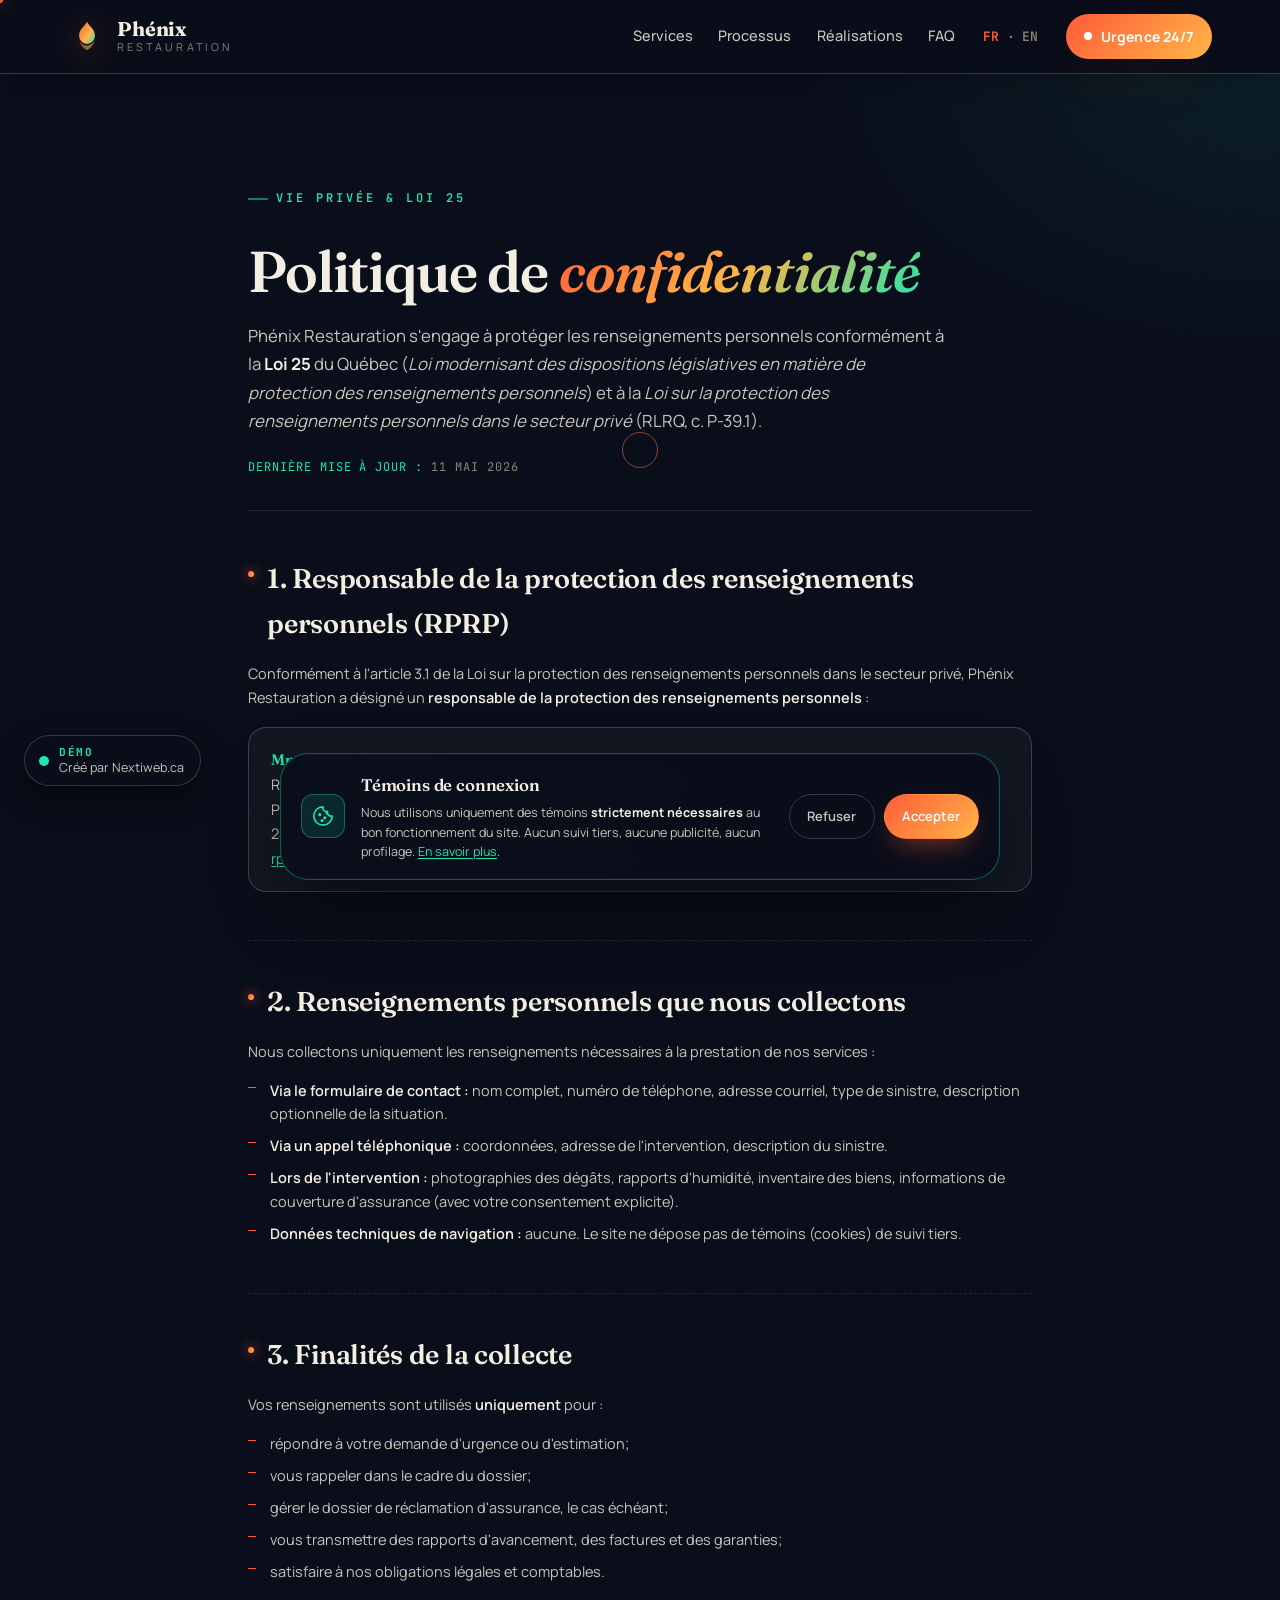
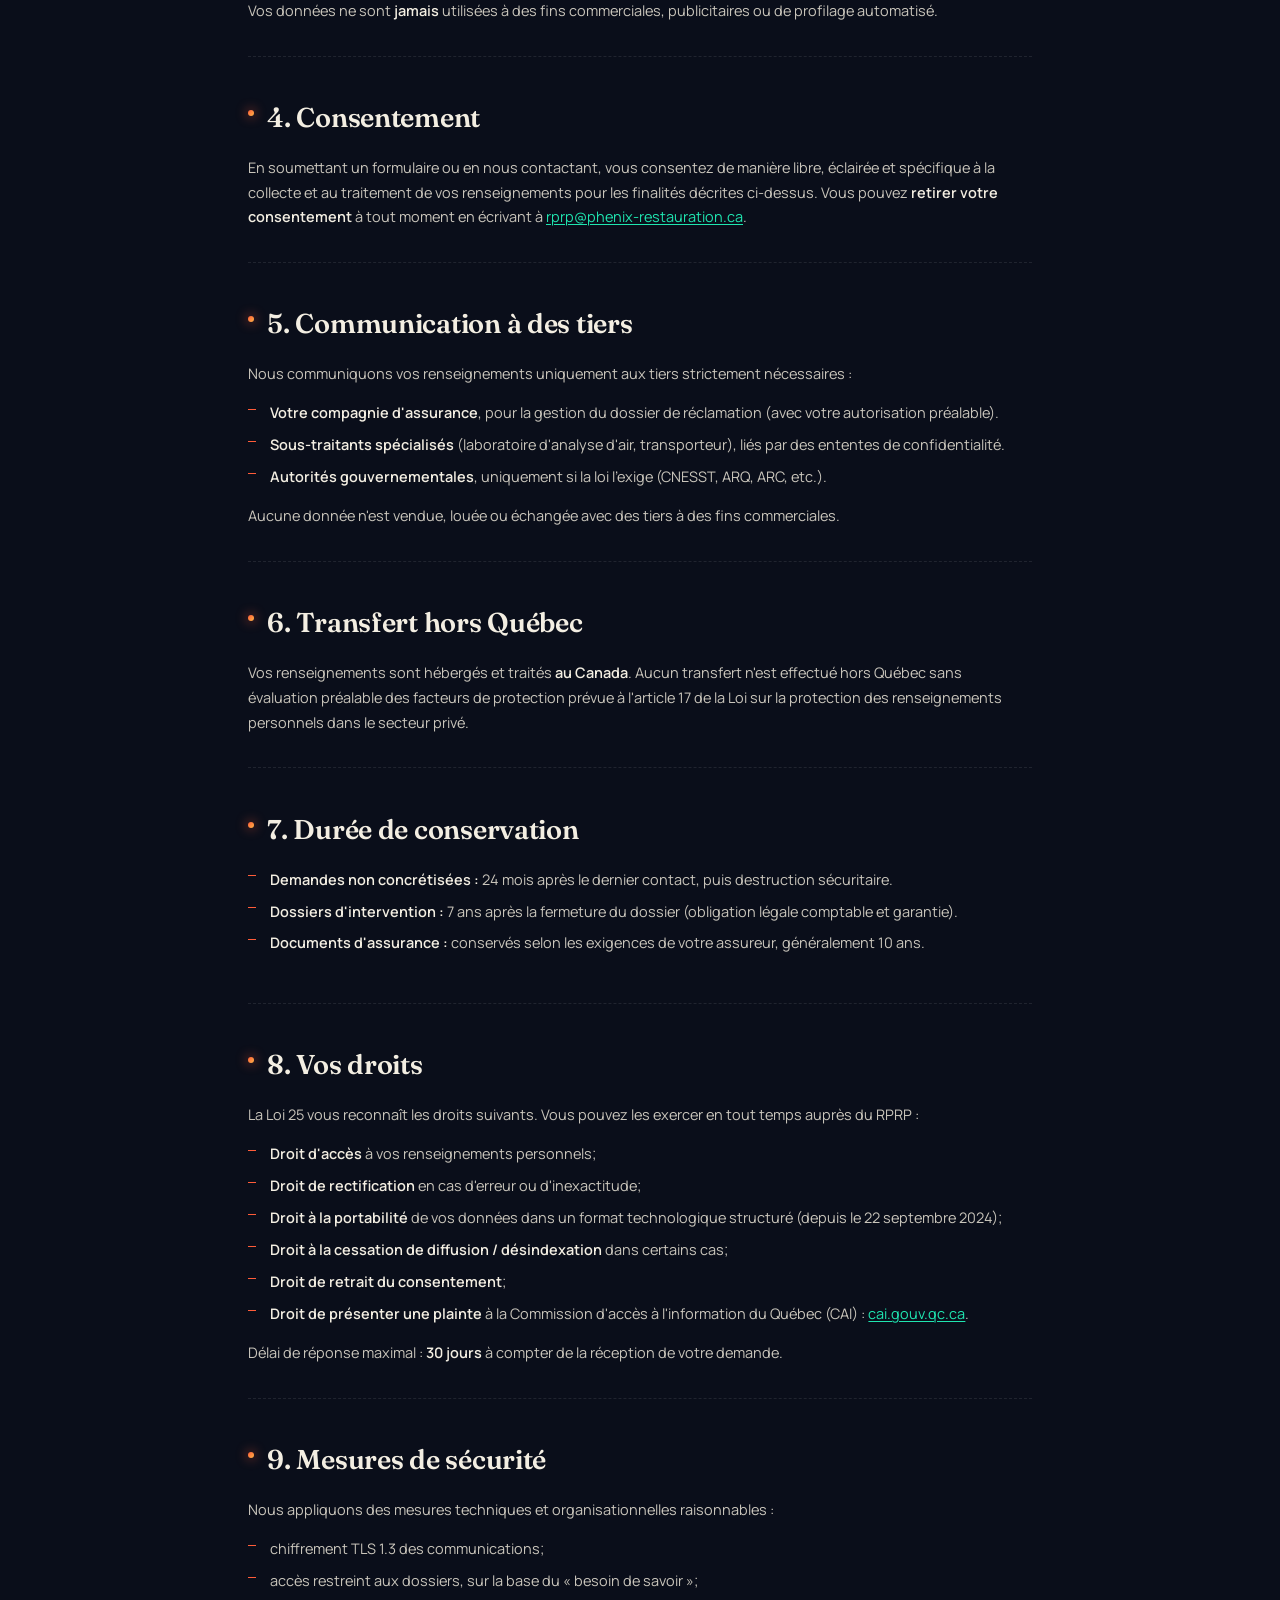
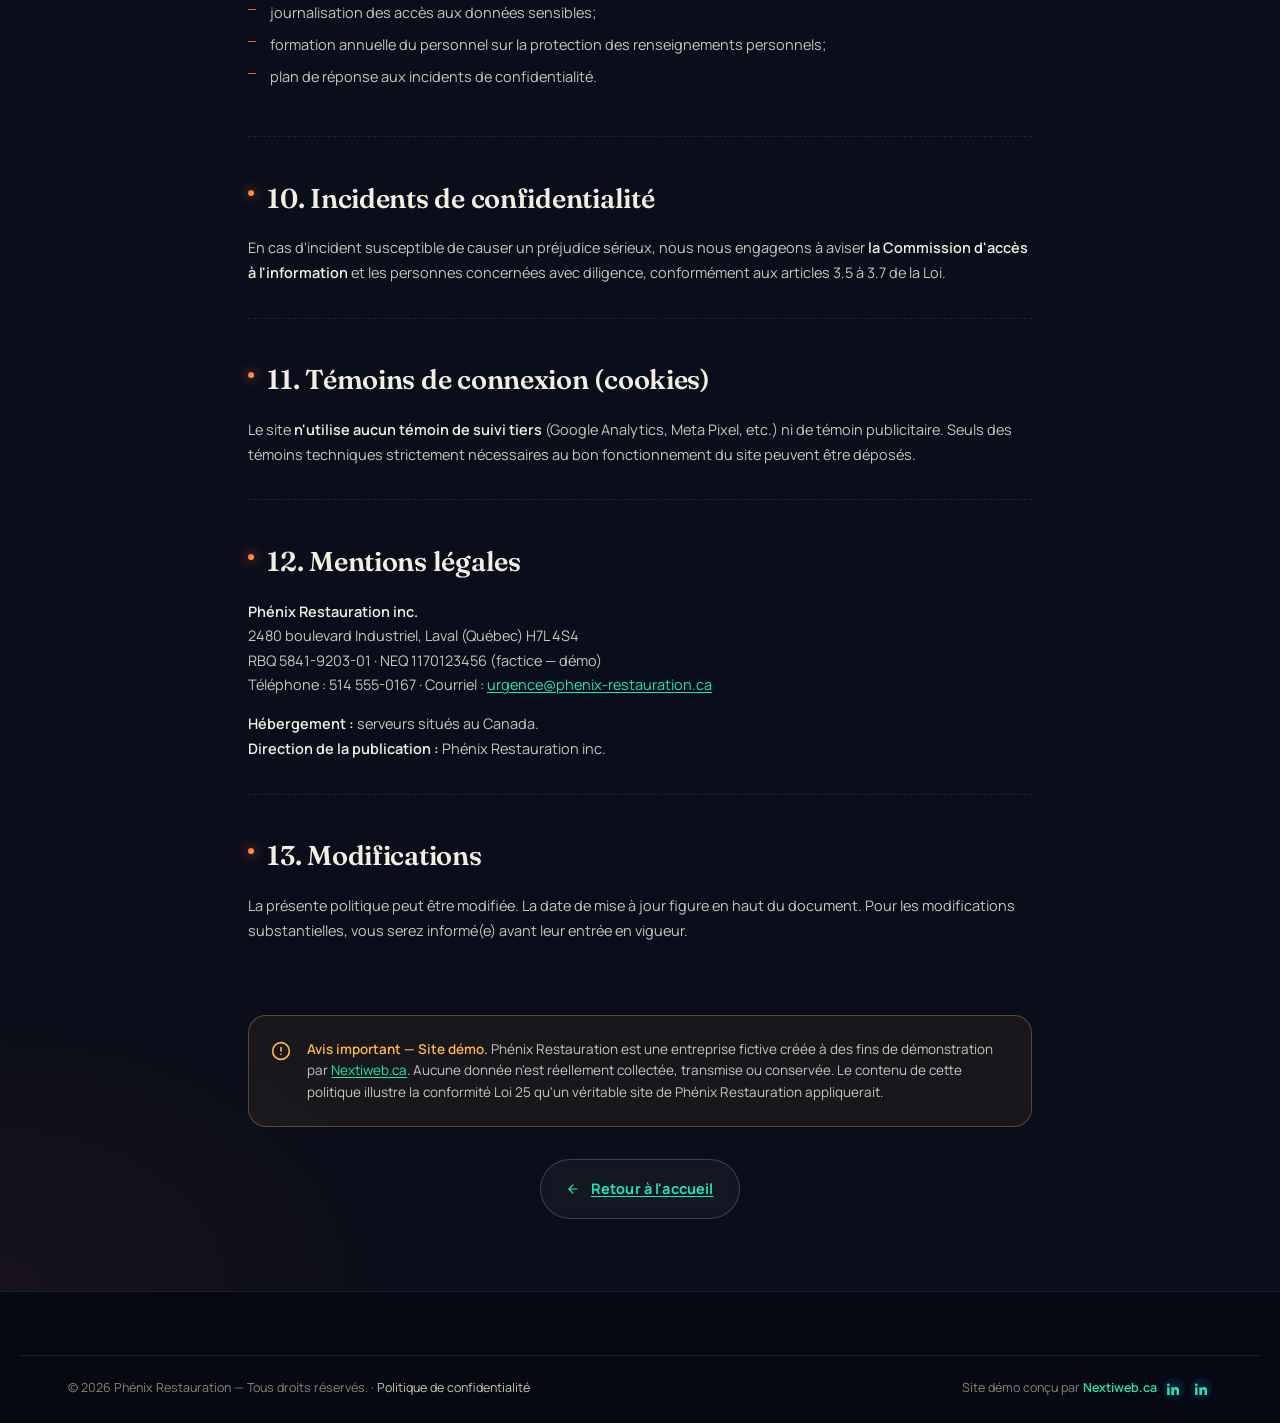
<file: politique-confidentialite.html>
<!DOCTYPE html>
<html lang="fr-CA">
<head>
  <meta charset="UTF-8" />
  <meta name="viewport" content="width=device-width, initial-scale=1.0" />
  <meta name="theme-color" content="#0a0e1a" />

  <title>Politique de confidentialité — Phénix Restauration | Conforme Loi 25</title>
  <meta name="description" content="Politique de confidentialité de Phénix Restauration — conforme à la Loi 25 du Québec sur la protection des renseignements personnels." />
  <meta name="robots" content="index, follow" />
  <link rel="canonical" href="https://service-domicile.nextiwebstudio.ca/politique-confidentialite.html" />
  <link rel="alternate" hreflang="fr-CA" href="https://service-domicile.nextiwebstudio.ca/politique-confidentialite.html" />
  <link rel="alternate" hreflang="en-CA" href="https://service-domicile.nextiwebstudio.ca/privacy-policy.html" />

  <link rel="icon" type="image/svg+xml" href="data:image/svg+xml,%3Csvg xmlns='http://www.w3.org/2000/svg' viewBox='0 0 64 64'%3E%3Cdefs%3E%3ClinearGradient id='g' x1='0%25' y1='0%25' x2='100%25' y2='100%25'%3E%3Cstop offset='0%25' stop-color='%23ff5c39'/%3E%3Cstop offset='100%25' stop-color='%23ffb547'/%3E%3C/linearGradient%3E%3C/defs%3E%3Ccircle cx='32' cy='32' r='30' fill='%230a0e1a'/%3E%3Cpath d='M32 14c-4 7-12 11-12 21a12 12 0 0024 0c0-10-8-14-12-21z' fill='url(%23g)'/%3E%3C/svg%3E" />

  <link rel="preconnect" href="https://fonts.googleapis.com" />
  <link rel="preconnect" href="https://fonts.gstatic.com" crossorigin />
  <link href="https://fonts.googleapis.com/css2?family=Fraunces:opsz,wght@9..144,500;9..144,600;9..144,700&family=Manrope:wght@300;400;500;600;700&family=JetBrains+Mono:wght@400;600&display=swap" rel="stylesheet" />
  <link rel="stylesheet" href="css/style.css" />
</head>

<body>
  <div class="cursor-follower" id="cursorFollower" aria-hidden="true"></div>
  <div class="cursor-dot" id="cursorDot" aria-hidden="true"></div>

  <a href="#main" class="skip-link">Aller au contenu principal</a>

  <header class="header" id="header" role="banner">
    <div class="header__inner">
      <a href="index.html" class="header__logo" aria-label="Phénix Restauration — Accueil">
        <span class="logo-mark" aria-hidden="true">
          <svg viewBox="0 0 48 48" width="38" height="38">
            <defs>
              <linearGradient id="logoGrad" x1="0%" y1="0%" x2="100%" y2="100%">
                <stop offset="0%" stop-color="#ff5c39"/>
                <stop offset="60%" stop-color="#ffb547"/>
                <stop offset="100%" stop-color="#1fe5b0"/>
              </linearGradient>
            </defs>
            <path d="M24 6c-3 6-10 9-10 18a10 10 0 0020 0c0-9-7-12-10-18z" fill="url(#logoGrad)"/>
            <path d="M14 30c2 6 6 10 10 12 4-2 8-6 10-12-3 4-7 6-10 6s-7-2-10-6z" fill="url(#logoGrad)" opacity=".55"/>
          </svg>
        </span>
        <span class="logo-text">
          <strong>Phénix</strong>
          <em>restauration</em>
        </span>
      </a>

      <nav class="header__nav" id="nav" aria-label="Navigation principale">
        <a href="index.html#services" class="header__link">Services</a>
        <a href="index.html#processus" class="header__link">Processus</a>
        <a href="index.html#realisations" class="header__link">Réalisations</a>
        <a href="index.html#faq" class="header__link">FAQ</a>
        <div class="lang-switch" aria-label="Choix de la langue">
          <a href="politique-confidentialite.html" class="lang-switch__link is-active" hreflang="fr-CA">FR</a>
          <span aria-hidden="true">·</span>
          <a href="privacy-policy.html" class="lang-switch__link" hreflang="en-CA">EN</a>
        </div>
        <a href="tel:+15145550167" class="header__cta">
          <span class="header__cta-pulse" aria-hidden="true"></span>
          Urgence 24/7
        </a>
      </nav>

      <button class="header__burger" id="burger" aria-label="Ouvrir le menu" aria-expanded="false" aria-controls="nav">
        <span></span><span></span><span></span>
      </button>
    </div>
  </header>

  <main id="main" class="legal">
    <div class="container container--narrow">
      <header class="legal__hero">
        <span class="eyebrow eyebrow--light">Vie privée &amp; Loi 25</span>
        <h1 class="legal__title">Politique de <em>confidentialité</em></h1>
        <p class="legal__lead">Phénix Restauration s'engage à protéger les renseignements personnels conformément à la <strong>Loi 25</strong> du Québec (<em>Loi modernisant des dispositions législatives en matière de protection des renseignements personnels</em>) et à la <em>Loi sur la protection des renseignements personnels dans le secteur privé</em> (RLRQ, c. P-39.1).</p>
        <p class="legal__updated"><span>Dernière mise à jour :</span> 11 mai 2026</p>
      </header>

      <article class="legal__body">

        <section>
          <h2>1. Responsable de la protection des renseignements personnels (RPRP)</h2>
          <p>Conformément à l'article 3.1 de la Loi sur la protection des renseignements personnels dans le secteur privé, Phénix Restauration a désigné un <strong>responsable de la protection des renseignements personnels</strong> :</p>
          <div class="legal__box">
            <p><strong>Mme Sarah Tremblay</strong><br/>Responsable de la protection des renseignements personnels<br/>Phénix Restauration<br/>2480 boulevard Industriel, Laval (Québec) H7L 4S4<br/><a href="mailto:rprp@phenix-restauration.ca">rprp@phenix-restauration.ca</a> · 514&nbsp;555-0167 poste 102</p>
          </div>
        </section>

        <section>
          <h2>2. Renseignements personnels que nous collectons</h2>
          <p>Nous collectons uniquement les renseignements nécessaires à la prestation de nos services :</p>
          <ul>
            <li><strong>Via le formulaire de contact :</strong> nom complet, numéro de téléphone, adresse courriel, type de sinistre, description optionnelle de la situation.</li>
            <li><strong>Via un appel téléphonique :</strong> coordonnées, adresse de l'intervention, description du sinistre.</li>
            <li><strong>Lors de l'intervention :</strong> photographies des dégâts, rapports d'humidité, inventaire des biens, informations de couverture d'assurance (avec votre consentement explicite).</li>
            <li><strong>Données techniques de navigation :</strong> aucune. Le site ne dépose pas de témoins (cookies) de suivi tiers.</li>
          </ul>
        </section>

        <section>
          <h2>3. Finalités de la collecte</h2>
          <p>Vos renseignements sont utilisés <strong>uniquement</strong> pour :</p>
          <ul>
            <li>répondre à votre demande d'urgence ou d'estimation;</li>
            <li>vous rappeler dans le cadre du dossier;</li>
            <li>gérer le dossier de réclamation d'assurance, le cas échéant;</li>
            <li>vous transmettre des rapports d'avancement, des factures et des garanties;</li>
            <li>satisfaire à nos obligations légales et comptables.</li>
          </ul>
          <p>Vos données ne sont <strong>jamais</strong> utilisées à des fins commerciales, publicitaires ou de profilage automatisé.</p>
        </section>

        <section>
          <h2>4. Consentement</h2>
          <p>En soumettant un formulaire ou en nous contactant, vous consentez de manière libre, éclairée et spécifique à la collecte et au traitement de vos renseignements pour les finalités décrites ci-dessus. Vous pouvez <strong>retirer votre consentement</strong> à tout moment en écrivant à <a href="mailto:rprp@phenix-restauration.ca">rprp@phenix-restauration.ca</a>.</p>
        </section>

        <section>
          <h2>5. Communication à des tiers</h2>
          <p>Nous communiquons vos renseignements uniquement aux tiers strictement nécessaires :</p>
          <ul>
            <li><strong>Votre compagnie d'assurance</strong>, pour la gestion du dossier de réclamation (avec votre autorisation préalable).</li>
            <li><strong>Sous-traitants spécialisés</strong> (laboratoire d'analyse d'air, transporteur), liés par des ententes de confidentialité.</li>
            <li><strong>Autorités gouvernementales</strong>, uniquement si la loi l'exige (CNESST, ARQ, ARC, etc.).</li>
          </ul>
          <p>Aucune donnée n'est vendue, louée ou échangée avec des tiers à des fins commerciales.</p>
        </section>

        <section>
          <h2>6. Transfert hors Québec</h2>
          <p>Vos renseignements sont hébergés et traités <strong>au Canada</strong>. Aucun transfert n'est effectué hors Québec sans évaluation préalable des facteurs de protection prévue à l'article 17 de la Loi sur la protection des renseignements personnels dans le secteur privé.</p>
        </section>

        <section>
          <h2>7. Durée de conservation</h2>
          <ul>
            <li><strong>Demandes non concrétisées :</strong> 24 mois après le dernier contact, puis destruction sécuritaire.</li>
            <li><strong>Dossiers d'intervention :</strong> 7 ans après la fermeture du dossier (obligation légale comptable et garantie).</li>
            <li><strong>Documents d'assurance :</strong> conservés selon les exigences de votre assureur, généralement 10 ans.</li>
          </ul>
        </section>

        <section>
          <h2>8. Vos droits</h2>
          <p>La Loi 25 vous reconnaît les droits suivants. Vous pouvez les exercer en tout temps auprès du RPRP :</p>
          <ul>
            <li><strong>Droit d'accès</strong> à vos renseignements personnels;</li>
            <li><strong>Droit de rectification</strong> en cas d'erreur ou d'inexactitude;</li>
            <li><strong>Droit à la portabilité</strong> de vos données dans un format technologique structuré (depuis le 22 septembre 2024);</li>
            <li><strong>Droit à la cessation de diffusion / désindexation</strong> dans certains cas;</li>
            <li><strong>Droit de retrait du consentement</strong>;</li>
            <li><strong>Droit de présenter une plainte</strong> à la Commission d'accès à l'information du Québec (CAI) : <a href="https://www.cai.gouv.qc.ca" target="_blank" rel="noopener">cai.gouv.qc.ca</a>.</li>
          </ul>
          <p>Délai de réponse maximal : <strong>30 jours</strong> à compter de la réception de votre demande.</p>
        </section>

        <section>
          <h2>9. Mesures de sécurité</h2>
          <p>Nous appliquons des mesures techniques et organisationnelles raisonnables :</p>
          <ul>
            <li>chiffrement TLS 1.3 des communications;</li>
            <li>accès restreint aux dossiers, sur la base du « besoin de savoir »;</li>
            <li>journalisation des accès aux données sensibles;</li>
            <li>formation annuelle du personnel sur la protection des renseignements personnels;</li>
            <li>plan de réponse aux incidents de confidentialité.</li>
          </ul>
        </section>

        <section>
          <h2>10. Incidents de confidentialité</h2>
          <p>En cas d'incident susceptible de causer un préjudice sérieux, nous nous engageons à aviser <strong>la Commission d'accès à l'information</strong> et les personnes concernées avec diligence, conformément aux articles 3.5 à 3.7 de la Loi.</p>
        </section>

        <section>
          <h2>11. Témoins de connexion (cookies)</h2>
          <p>Le site <strong>n'utilise aucun témoin de suivi tiers</strong> (Google Analytics, Meta Pixel, etc.) ni de témoin publicitaire. Seuls des témoins techniques strictement nécessaires au bon fonctionnement du site peuvent être déposés.</p>
        </section>

        <section id="mentions">
          <h2>12. Mentions légales</h2>
          <p><strong>Phénix Restauration inc.</strong><br/>
          2480 boulevard Industriel, Laval (Québec) H7L 4S4<br/>
          RBQ 5841-9203-01 · NEQ 1170123456 (factice — démo)<br/>
          Téléphone : 514&nbsp;555-0167 · Courriel : <a href="mailto:urgence@phenix-restauration.ca">urgence@phenix-restauration.ca</a></p>
          <p><strong>Hébergement :</strong> serveurs situés au Canada.<br/>
          <strong>Direction de la publication :</strong> Phénix Restauration inc.</p>
        </section>

        <section>
          <h2>13. Modifications</h2>
          <p>La présente politique peut être modifiée. La date de mise à jour figure en haut du document. Pour les modifications substantielles, vous serez informé(e) avant leur entrée en vigueur.</p>
        </section>

        <div class="legal__demo-banner">
          <svg viewBox="0 0 24 24" width="20" height="20" fill="none" stroke="currentColor" stroke-width="2" stroke-linecap="round" stroke-linejoin="round" aria-hidden="true"><circle cx="12" cy="12" r="10"/><path d="M12 8v4M12 16h.01"/></svg>
          <p><strong>Avis important — Site démo.</strong> Phénix Restauration est une entreprise fictive créée à des fins de démonstration par <a href="https://nextiweb.ca" target="_blank" rel="noopener">Nextiweb.ca</a>. Aucune donnée n'est réellement collectée, transmise ou conservée. Le contenu de cette politique illustre la conformité Loi 25 qu'un véritable site de Phénix Restauration appliquerait.</p>
        </div>

        <p class="legal__back">
          <a href="index.html" class="btn btn--ghost">
            <svg viewBox="0 0 24 24" width="14" height="14" fill="none" stroke="currentColor" stroke-width="2" stroke-linecap="round" stroke-linejoin="round" aria-hidden="true"><path d="M19 12H5M12 19l-7-7 7-7"/></svg>
            Retour à l'accueil
          </a>
        </p>
      </article>
    </div>
  </main>

  <footer class="footer" role="contentinfo">
    <div class="footer__bottom">
      <p>&copy; 2026 Phénix Restauration — Tous droits réservés. · <a href="politique-confidentialite.html">Politique de confidentialité</a></p>
      <p class="footer__credit">
        Site démo conçu par
        <a href="https://nextiweb.ca" target="_blank" rel="noopener">Nextiweb.ca</a>
        <a href="https://www.linkedin.com/in/khadija-ait-lassri/" target="_blank" rel="noopener" class="footer__li" aria-label="LinkedIn — Khadija Aït Lassri"><svg viewBox="0 0 24 24" width="13" height="13" fill="currentColor" aria-hidden="true"><path d="M4.98 3.5C4.98 4.88 3.88 6 2.5 6S0 4.88 0 3.5 1.12 1 2.5 1s2.48 1.12 2.48 2.5zM.22 8h4.56v14H.22V8zm7.78 0h4.37v1.93h.06c.61-1.15 2.1-2.36 4.32-2.36 4.62 0 5.47 3.04 5.47 7v7.43h-4.56v-6.59c0-1.57-.03-3.59-2.19-3.59-2.19 0-2.53 1.71-2.53 3.48v6.7H8V8z"/></svg></a>
        <a href="https://www.linkedin.com/company/25819184/" target="_blank" rel="noopener" class="footer__li" aria-label="LinkedIn — Nextiweb"><svg viewBox="0 0 24 24" width="13" height="13" fill="currentColor" aria-hidden="true"><path d="M4.98 3.5C4.98 4.88 3.88 6 2.5 6S0 4.88 0 3.5 1.12 1 2.5 1s2.48 1.12 2.48 2.5zM.22 8h4.56v14H.22V8zm7.78 0h4.37v1.93h.06c.61-1.15 2.1-2.36 4.32-2.36 4.62 0 5.47 3.04 5.47 7v7.43h-4.56v-6.59c0-1.57-.03-3.59-2.19-3.59-2.19 0-2.53 1.71-2.53 3.48v6.7H8V8z"/></svg></a>
      </p>
    </div>
  </footer>

  <a href="https://nextiweb.ca" class="demo-badge" target="_blank" rel="noopener" aria-label="Site démo créé par Nextiweb">
    <span class="demo-badge__pulse"></span>
    <span class="demo-badge__text">
      <strong>Démo</strong>
      <span>Créé par Nextiweb.ca</span>
    </span>
  </a>

  <!-- ============ COOKIE CONSENT (Loi 25) ============ -->
  <aside class="cookie-banner" id="cookieBanner" role="dialog" aria-labelledby="cookieTitle" aria-describedby="cookieDesc" hidden>
    <div class="cookie-banner__inner">
      <div class="cookie-banner__icon" aria-hidden="true">
        <svg viewBox="0 0 24 24" width="22" height="22" fill="none" stroke="currentColor" stroke-width="1.8" stroke-linecap="round" stroke-linejoin="round"><path d="M12 2a10 10 0 1 0 10 10 4 4 0 0 1-5-5 4 4 0 0 1-5-5z"/><circle cx="8.5" cy="10.5" r=".8" fill="currentColor"/><circle cx="14" cy="14" r=".8" fill="currentColor"/><circle cx="11" cy="17" r=".8" fill="currentColor"/><circle cx="16" cy="9" r=".5" fill="currentColor"/></svg>
      </div>
      <div class="cookie-banner__body">
        <h2 id="cookieTitle">Témoins de connexion</h2>
        <p id="cookieDesc">Nous utilisons uniquement des témoins <strong>strictement nécessaires</strong> au bon fonctionnement du site. Aucun suivi tiers, aucune publicité, aucun profilage. <a href="#mentions">En savoir plus</a>.</p>
      </div>
      <div class="cookie-banner__actions">
        <button type="button" class="cookie-btn cookie-btn--ghost" id="cookieRefuse">Refuser</button>
        <button type="button" class="cookie-btn cookie-btn--primary" id="cookieAccept">Accepter</button>
      </div>
    </div>
  </aside>

  <script src="js/main.js" defer></script>
</body>
</html>
</file>
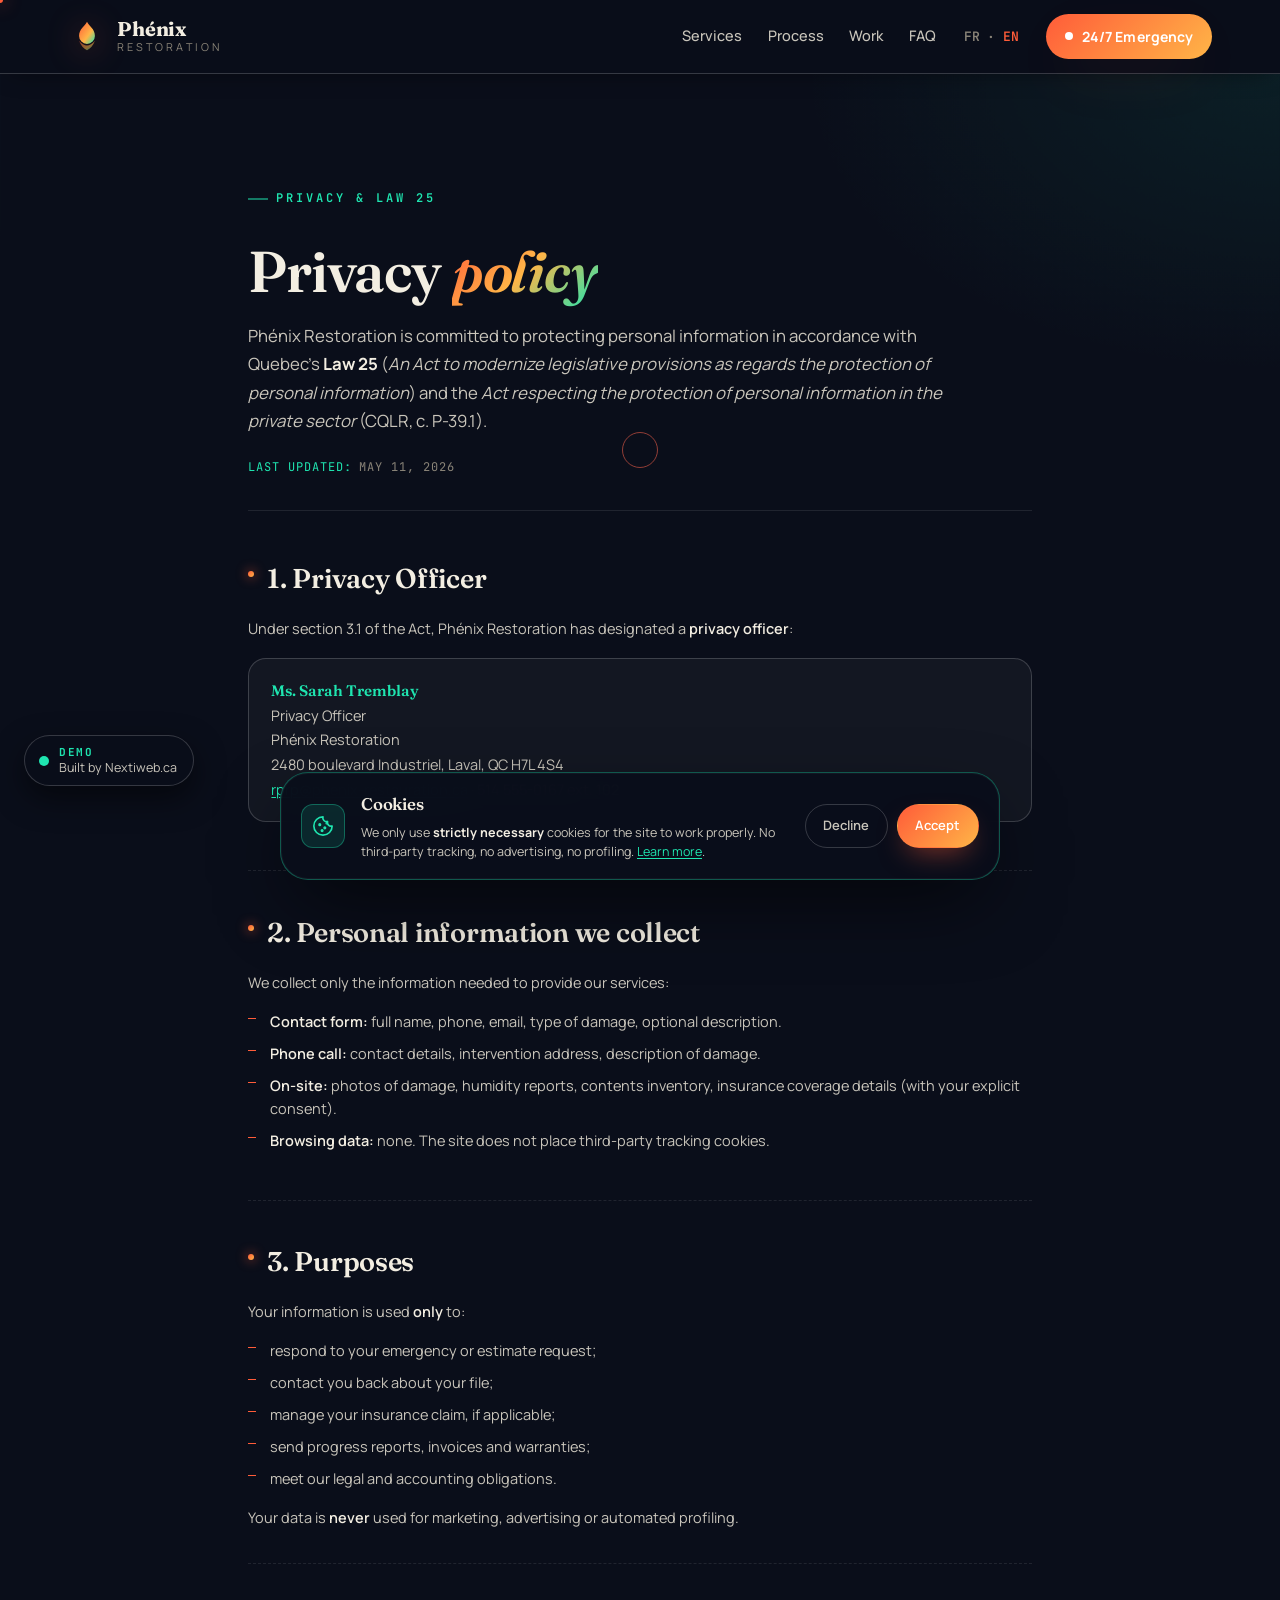
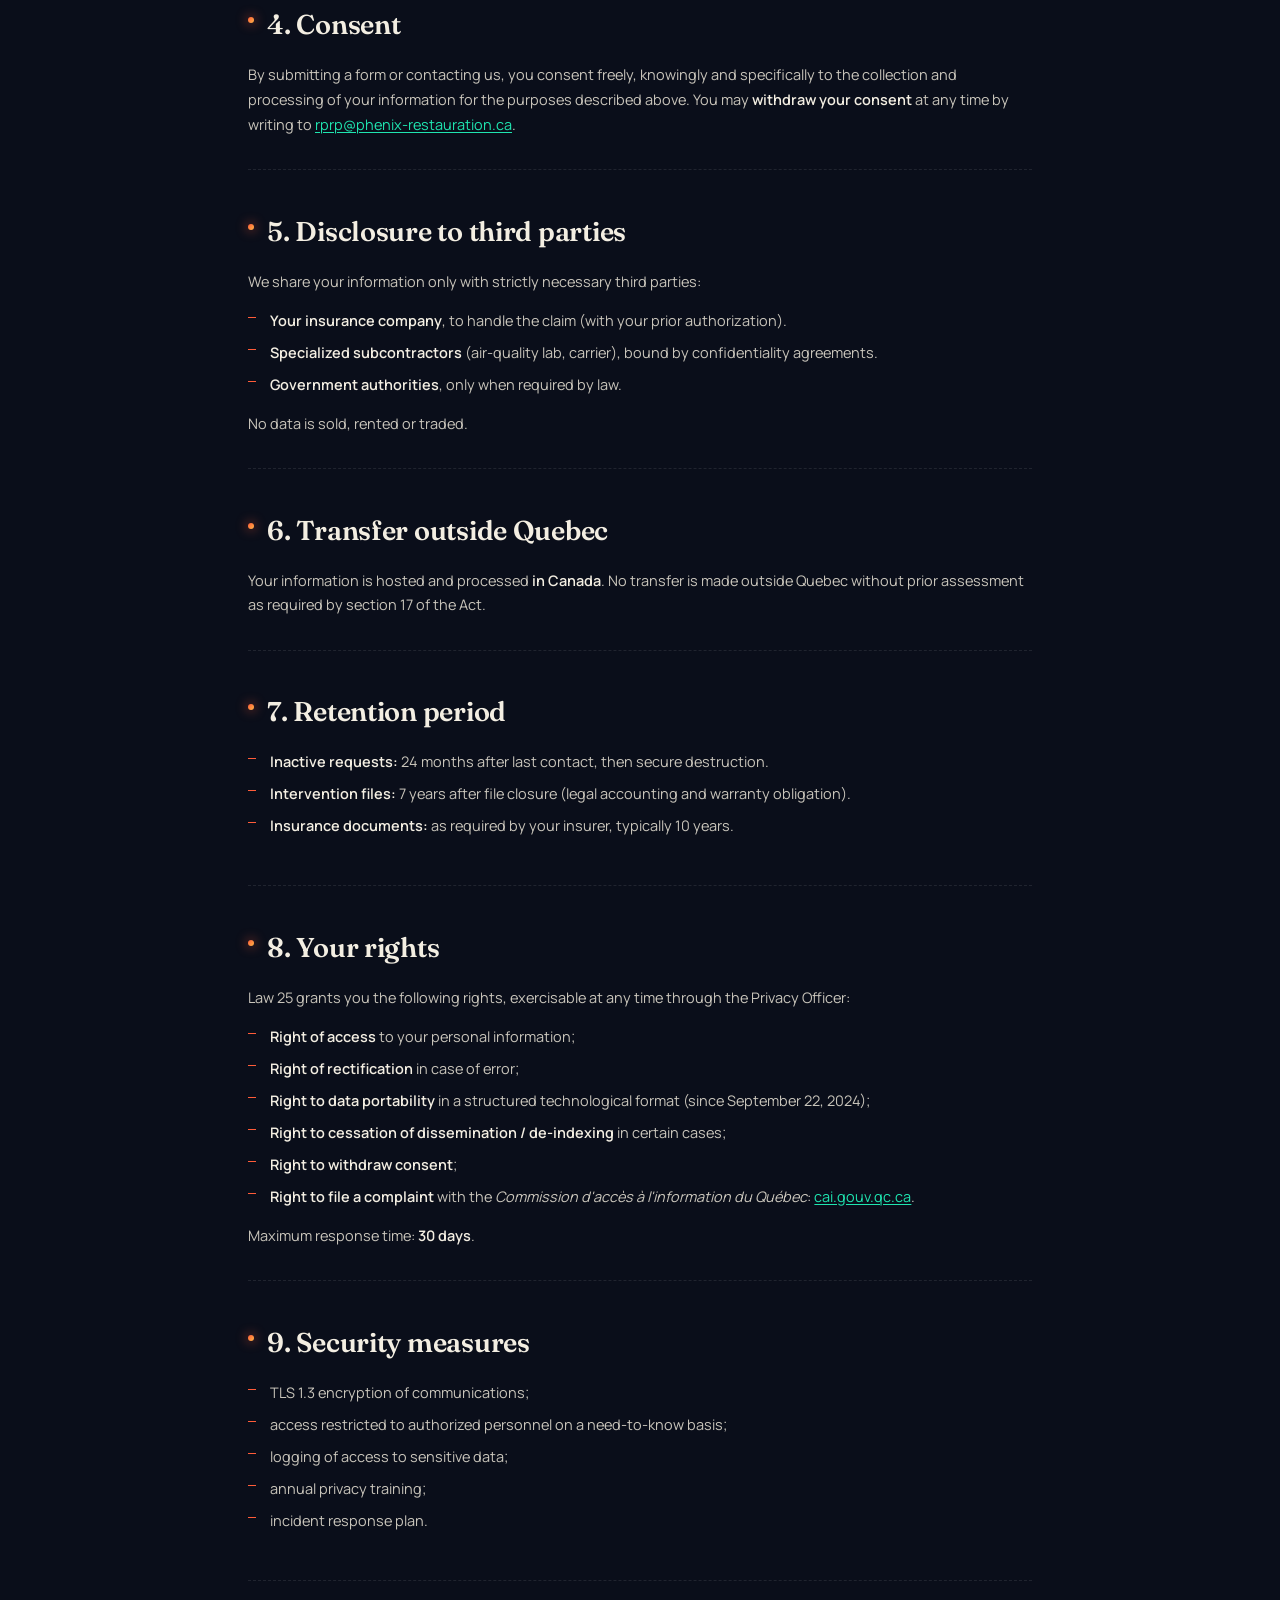
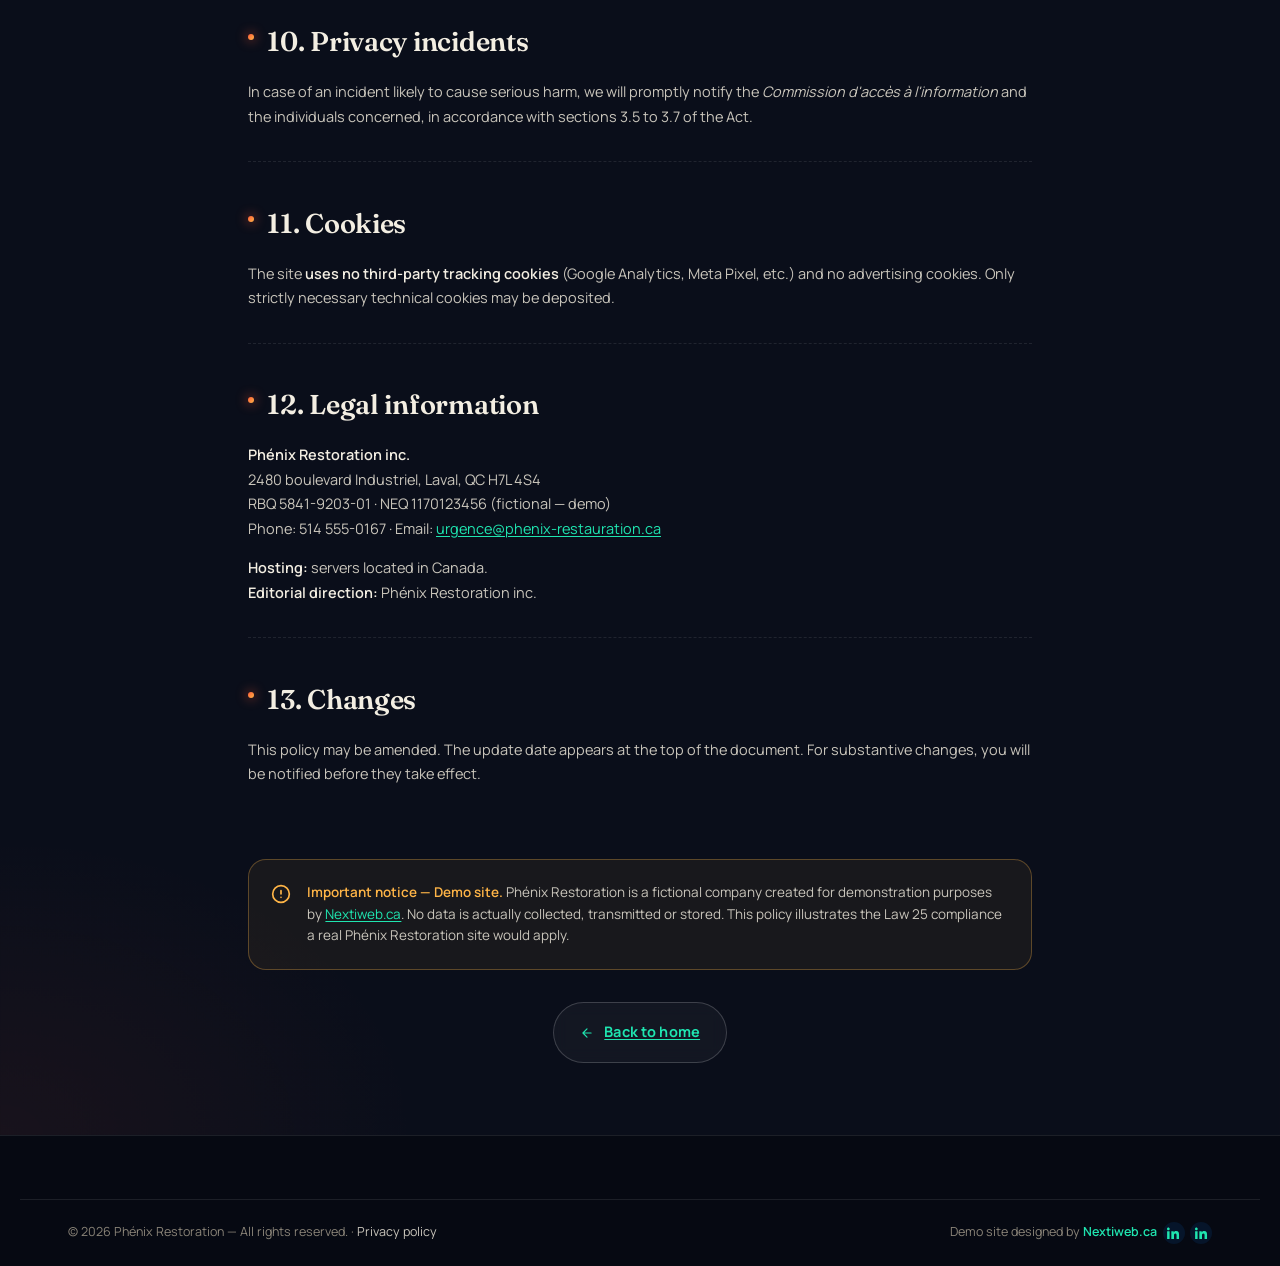
<file: privacy-policy.html>
<!DOCTYPE html>
<html lang="en-CA">
<head>
  <meta charset="UTF-8" />
  <meta name="viewport" content="width=device-width, initial-scale=1.0" />
  <meta name="theme-color" content="#0a0e1a" />

  <title>Privacy Policy — Phénix Restoration | Quebec Law 25 compliant</title>
  <meta name="description" content="Privacy policy of Phénix Restoration — compliant with Quebec's Law 25 on personal information protection." />
  <meta name="robots" content="index, follow" />
  <link rel="canonical" href="https://service-domicile.nextiwebstudio.ca/privacy-policy.html" />
  <link rel="alternate" hreflang="fr-CA" href="https://service-domicile.nextiwebstudio.ca/politique-confidentialite.html" />
  <link rel="alternate" hreflang="en-CA" href="https://service-domicile.nextiwebstudio.ca/privacy-policy.html" />

  <link rel="icon" type="image/svg+xml" href="data:image/svg+xml,%3Csvg xmlns='http://www.w3.org/2000/svg' viewBox='0 0 64 64'%3E%3Cdefs%3E%3ClinearGradient id='g' x1='0%25' y1='0%25' x2='100%25' y2='100%25'%3E%3Cstop offset='0%25' stop-color='%23ff5c39'/%3E%3Cstop offset='100%25' stop-color='%23ffb547'/%3E%3C/linearGradient%3E%3C/defs%3E%3Ccircle cx='32' cy='32' r='30' fill='%230a0e1a'/%3E%3Cpath d='M32 14c-4 7-12 11-12 21a12 12 0 0024 0c0-10-8-14-12-21z' fill='url(%23g)'/%3E%3C/svg%3E" />

  <link rel="preconnect" href="https://fonts.googleapis.com" />
  <link rel="preconnect" href="https://fonts.gstatic.com" crossorigin />
  <link href="https://fonts.googleapis.com/css2?family=Fraunces:opsz,wght@9..144,500;9..144,600;9..144,700&family=Manrope:wght@300;400;500;600;700&family=JetBrains+Mono:wght@400;600&display=swap" rel="stylesheet" />
  <link rel="stylesheet" href="css/style.css" />
</head>

<body>
  <div class="cursor-follower" id="cursorFollower" aria-hidden="true"></div>
  <div class="cursor-dot" id="cursorDot" aria-hidden="true"></div>

  <a href="#main" class="skip-link">Skip to main content</a>

  <header class="header" id="header" role="banner">
    <div class="header__inner">
      <a href="index-en.html" class="header__logo" aria-label="Phénix Restoration — Home">
        <span class="logo-mark" aria-hidden="true">
          <svg viewBox="0 0 48 48" width="38" height="38">
            <defs>
              <linearGradient id="logoGrad" x1="0%" y1="0%" x2="100%" y2="100%">
                <stop offset="0%" stop-color="#ff5c39"/>
                <stop offset="60%" stop-color="#ffb547"/>
                <stop offset="100%" stop-color="#1fe5b0"/>
              </linearGradient>
            </defs>
            <path d="M24 6c-3 6-10 9-10 18a10 10 0 0020 0c0-9-7-12-10-18z" fill="url(#logoGrad)"/>
            <path d="M14 30c2 6 6 10 10 12 4-2 8-6 10-12-3 4-7 6-10 6s-7-2-10-6z" fill="url(#logoGrad)" opacity=".55"/>
          </svg>
        </span>
        <span class="logo-text">
          <strong>Phénix</strong>
          <em>restoration</em>
        </span>
      </a>

      <nav class="header__nav" id="nav" aria-label="Main navigation">
        <a href="index-en.html#services" class="header__link">Services</a>
        <a href="index-en.html#processus" class="header__link">Process</a>
        <a href="index-en.html#realisations" class="header__link">Work</a>
        <a href="index-en.html#faq" class="header__link">FAQ</a>
        <div class="lang-switch" aria-label="Language">
          <a href="politique-confidentialite.html" class="lang-switch__link" hreflang="fr-CA">FR</a>
          <span aria-hidden="true">·</span>
          <a href="privacy-policy.html" class="lang-switch__link is-active" hreflang="en-CA">EN</a>
        </div>
        <a href="tel:+15145550167" class="header__cta">
          <span class="header__cta-pulse" aria-hidden="true"></span>
          24/7 Emergency
        </a>
      </nav>

      <button class="header__burger" id="burger" aria-label="Open menu" aria-expanded="false" aria-controls="nav">
        <span></span><span></span><span></span>
      </button>
    </div>
  </header>

  <main id="main" class="legal">
    <div class="container container--narrow">
      <header class="legal__hero">
        <span class="eyebrow eyebrow--light">Privacy &amp; Law 25</span>
        <h1 class="legal__title">Privacy <em>policy</em></h1>
        <p class="legal__lead">Phénix Restoration is committed to protecting personal information in accordance with Quebec's <strong>Law 25</strong> (<em>An Act to modernize legislative provisions as regards the protection of personal information</em>) and the <em>Act respecting the protection of personal information in the private sector</em> (CQLR, c. P-39.1).</p>
        <p class="legal__updated"><span>Last updated:</span> May 11, 2026</p>
      </header>

      <article class="legal__body">

        <section>
          <h2>1. Privacy Officer</h2>
          <p>Under section 3.1 of the Act, Phénix Restoration has designated a <strong>privacy officer</strong>:</p>
          <div class="legal__box">
            <p><strong>Ms. Sarah Tremblay</strong><br/>Privacy Officer<br/>Phénix Restoration<br/>2480 boulevard Industriel, Laval, QC H7L 4S4<br/><a href="mailto:rprp@phenix-restauration.ca">rprp@phenix-restauration.ca</a> · 514&nbsp;555-0167 ext. 102</p>
          </div>
        </section>

        <section>
          <h2>2. Personal information we collect</h2>
          <p>We collect only the information needed to provide our services:</p>
          <ul>
            <li><strong>Contact form:</strong> full name, phone, email, type of damage, optional description.</li>
            <li><strong>Phone call:</strong> contact details, intervention address, description of damage.</li>
            <li><strong>On-site:</strong> photos of damage, humidity reports, contents inventory, insurance coverage details (with your explicit consent).</li>
            <li><strong>Browsing data:</strong> none. The site does not place third-party tracking cookies.</li>
          </ul>
        </section>

        <section>
          <h2>3. Purposes</h2>
          <p>Your information is used <strong>only</strong> to:</p>
          <ul>
            <li>respond to your emergency or estimate request;</li>
            <li>contact you back about your file;</li>
            <li>manage your insurance claim, if applicable;</li>
            <li>send progress reports, invoices and warranties;</li>
            <li>meet our legal and accounting obligations.</li>
          </ul>
          <p>Your data is <strong>never</strong> used for marketing, advertising or automated profiling.</p>
        </section>

        <section>
          <h2>4. Consent</h2>
          <p>By submitting a form or contacting us, you consent freely, knowingly and specifically to the collection and processing of your information for the purposes described above. You may <strong>withdraw your consent</strong> at any time by writing to <a href="mailto:rprp@phenix-restauration.ca">rprp@phenix-restauration.ca</a>.</p>
        </section>

        <section>
          <h2>5. Disclosure to third parties</h2>
          <p>We share your information only with strictly necessary third parties:</p>
          <ul>
            <li><strong>Your insurance company</strong>, to handle the claim (with your prior authorization).</li>
            <li><strong>Specialized subcontractors</strong> (air-quality lab, carrier), bound by confidentiality agreements.</li>
            <li><strong>Government authorities</strong>, only when required by law.</li>
          </ul>
          <p>No data is sold, rented or traded.</p>
        </section>

        <section>
          <h2>6. Transfer outside Quebec</h2>
          <p>Your information is hosted and processed <strong>in Canada</strong>. No transfer is made outside Quebec without prior assessment as required by section 17 of the Act.</p>
        </section>

        <section>
          <h2>7. Retention period</h2>
          <ul>
            <li><strong>Inactive requests:</strong> 24 months after last contact, then secure destruction.</li>
            <li><strong>Intervention files:</strong> 7 years after file closure (legal accounting and warranty obligation).</li>
            <li><strong>Insurance documents:</strong> as required by your insurer, typically 10 years.</li>
          </ul>
        </section>

        <section>
          <h2>8. Your rights</h2>
          <p>Law 25 grants you the following rights, exercisable at any time through the Privacy Officer:</p>
          <ul>
            <li><strong>Right of access</strong> to your personal information;</li>
            <li><strong>Right of rectification</strong> in case of error;</li>
            <li><strong>Right to data portability</strong> in a structured technological format (since September 22, 2024);</li>
            <li><strong>Right to cessation of dissemination / de-indexing</strong> in certain cases;</li>
            <li><strong>Right to withdraw consent</strong>;</li>
            <li><strong>Right to file a complaint</strong> with the <em>Commission d'accès à l'information du Québec</em>: <a href="https://www.cai.gouv.qc.ca" target="_blank" rel="noopener">cai.gouv.qc.ca</a>.</li>
          </ul>
          <p>Maximum response time: <strong>30 days</strong>.</p>
        </section>

        <section>
          <h2>9. Security measures</h2>
          <ul>
            <li>TLS 1.3 encryption of communications;</li>
            <li>access restricted to authorized personnel on a need-to-know basis;</li>
            <li>logging of access to sensitive data;</li>
            <li>annual privacy training;</li>
            <li>incident response plan.</li>
          </ul>
        </section>

        <section>
          <h2>10. Privacy incidents</h2>
          <p>In case of an incident likely to cause serious harm, we will promptly notify the <em>Commission d'accès à l'information</em> and the individuals concerned, in accordance with sections 3.5 to 3.7 of the Act.</p>
        </section>

        <section>
          <h2>11. Cookies</h2>
          <p>The site <strong>uses no third-party tracking cookies</strong> (Google Analytics, Meta Pixel, etc.) and no advertising cookies. Only strictly necessary technical cookies may be deposited.</p>
        </section>

        <section id="mentions">
          <h2>12. Legal information</h2>
          <p><strong>Phénix Restoration inc.</strong><br/>
          2480 boulevard Industriel, Laval, QC H7L 4S4<br/>
          RBQ 5841-9203-01 · NEQ 1170123456 (fictional — demo)<br/>
          Phone: 514&nbsp;555-0167 · Email: <a href="mailto:urgence@phenix-restauration.ca">urgence@phenix-restauration.ca</a></p>
          <p><strong>Hosting:</strong> servers located in Canada.<br/>
          <strong>Editorial direction:</strong> Phénix Restoration inc.</p>
        </section>

        <section>
          <h2>13. Changes</h2>
          <p>This policy may be amended. The update date appears at the top of the document. For substantive changes, you will be notified before they take effect.</p>
        </section>

        <div class="legal__demo-banner">
          <svg viewBox="0 0 24 24" width="20" height="20" fill="none" stroke="currentColor" stroke-width="2" stroke-linecap="round" stroke-linejoin="round" aria-hidden="true"><circle cx="12" cy="12" r="10"/><path d="M12 8v4M12 16h.01"/></svg>
          <p><strong>Important notice — Demo site.</strong> Phénix Restoration is a fictional company created for demonstration purposes by <a href="https://nextiweb.ca" target="_blank" rel="noopener">Nextiweb.ca</a>. No data is actually collected, transmitted or stored. This policy illustrates the Law 25 compliance a real Phénix Restoration site would apply.</p>
        </div>

        <p class="legal__back">
          <a href="index-en.html" class="btn btn--ghost">
            <svg viewBox="0 0 24 24" width="14" height="14" fill="none" stroke="currentColor" stroke-width="2" stroke-linecap="round" stroke-linejoin="round" aria-hidden="true"><path d="M19 12H5M12 19l-7-7 7-7"/></svg>
            Back to home
          </a>
        </p>
      </article>
    </div>
  </main>

  <footer class="footer" role="contentinfo">
    <div class="footer__bottom">
      <p>&copy; 2026 Phénix Restoration — All rights reserved. · <a href="privacy-policy.html">Privacy policy</a></p>
      <p class="footer__credit">
        Demo site designed by
        <a href="https://nextiweb.ca" target="_blank" rel="noopener">Nextiweb.ca</a>
        <a href="https://www.linkedin.com/in/khadija-ait-lassri/" target="_blank" rel="noopener" class="footer__li" aria-label="LinkedIn — Khadija Aït Lassri"><svg viewBox="0 0 24 24" width="13" height="13" fill="currentColor" aria-hidden="true"><path d="M4.98 3.5C4.98 4.88 3.88 6 2.5 6S0 4.88 0 3.5 1.12 1 2.5 1s2.48 1.12 2.48 2.5zM.22 8h4.56v14H.22V8zm7.78 0h4.37v1.93h.06c.61-1.15 2.1-2.36 4.32-2.36 4.62 0 5.47 3.04 5.47 7v7.43h-4.56v-6.59c0-1.57-.03-3.59-2.19-3.59-2.19 0-2.53 1.71-2.53 3.48v6.7H8V8z"/></svg></a>
        <a href="https://www.linkedin.com/company/25819184/" target="_blank" rel="noopener" class="footer__li" aria-label="LinkedIn — Nextiweb"><svg viewBox="0 0 24 24" width="13" height="13" fill="currentColor" aria-hidden="true"><path d="M4.98 3.5C4.98 4.88 3.88 6 2.5 6S0 4.88 0 3.5 1.12 1 2.5 1s2.48 1.12 2.48 2.5zM.22 8h4.56v14H.22V8zm7.78 0h4.37v1.93h.06c.61-1.15 2.1-2.36 4.32-2.36 4.62 0 5.47 3.04 5.47 7v7.43h-4.56v-6.59c0-1.57-.03-3.59-2.19-3.59-2.19 0-2.53 1.71-2.53 3.48v6.7H8V8z"/></svg></a>
      </p>
    </div>
  </footer>

  <a href="https://nextiweb.ca" class="demo-badge" target="_blank" rel="noopener" aria-label="Demo site by Nextiweb">
    <span class="demo-badge__pulse"></span>
    <span class="demo-badge__text">
      <strong>Demo</strong>
      <span>Built by Nextiweb.ca</span>
    </span>
  </a>

  <!-- ============ COOKIE CONSENT (Law 25) ============ -->
  <aside class="cookie-banner" id="cookieBanner" role="dialog" aria-labelledby="cookieTitle" aria-describedby="cookieDesc" hidden>
    <div class="cookie-banner__inner">
      <div class="cookie-banner__icon" aria-hidden="true">
        <svg viewBox="0 0 24 24" width="22" height="22" fill="none" stroke="currentColor" stroke-width="1.8" stroke-linecap="round" stroke-linejoin="round"><path d="M12 2a10 10 0 1 0 10 10 4 4 0 0 1-5-5 4 4 0 0 1-5-5z"/><circle cx="8.5" cy="10.5" r=".8" fill="currentColor"/><circle cx="14" cy="14" r=".8" fill="currentColor"/><circle cx="11" cy="17" r=".8" fill="currentColor"/><circle cx="16" cy="9" r=".5" fill="currentColor"/></svg>
      </div>
      <div class="cookie-banner__body">
        <h2 id="cookieTitle">Cookies</h2>
        <p id="cookieDesc">We only use <strong>strictly necessary</strong> cookies for the site to work properly. No third-party tracking, no advertising, no profiling. <a href="#mentions">Learn more</a>.</p>
      </div>
      <div class="cookie-banner__actions">
        <button type="button" class="cookie-btn cookie-btn--ghost" id="cookieRefuse">Decline</button>
        <button type="button" class="cookie-btn cookie-btn--primary" id="cookieAccept">Accept</button>
      </div>
    </div>
  </aside>

  <script src="js/main.js" defer></script>
</body>
</html>
</file>
<file: css/style.css>
/* ============================================================
   PHÉNIX RESTAURATION — Design system
   Palette: Midnight + Phoenix orange + Jade électrique + Cream
   ============================================================ */

:root {
  /* Core palette */
  --bg: #0a0e1a;
  --bg-2: #111728;
  --bg-3: #161e34;
  --surface: rgba(255, 255, 255, 0.04);
  --surface-2: rgba(255, 255, 255, 0.07);
  --line: rgba(255, 255, 255, 0.09);
  --line-strong: rgba(255, 255, 255, 0.18);

  --ink: #f3eee2;
  --ink-soft: #c9c5bb;
  --ink-mute: #8a8478;

  --fire: #ff5c39;
  --fire-2: #ffb547;
  --jade: #1fe5b0;
  --jade-2: #5ff7d2;
  --cream: #f3eee2;

  --grad-flame: linear-gradient(135deg, #ff5c39 0%, #ffb547 100%);
  --grad-rebirth: linear-gradient(135deg, #1fe5b0 0%, #5ff7d2 100%);
  --grad-phoenix: linear-gradient(135deg, #ff5c39 0%, #ffb547 50%, #1fe5b0 100%);

  /* Type */
  --display: 'Fraunces', 'Playfair Display', Georgia, serif;
  --sans: 'Manrope', system-ui, -apple-system, 'Segoe UI', sans-serif;
  --mono: 'JetBrains Mono', 'SF Mono', Consolas, monospace;

  /* Layout */
  --container: 1240px;
  --radius-sm: 10px;
  --radius: 18px;
  --radius-lg: 28px;
  --shadow-soft: 0 30px 60px -30px rgba(0, 0, 0, 0.6);
  --shadow-glow-fire: 0 20px 60px -20px rgba(255, 92, 57, 0.45);
  --shadow-glow-jade: 0 20px 60px -20px rgba(31, 229, 176, 0.4);

  --ease: cubic-bezier(0.22, 1, 0.36, 1);
}

/* ============ RESET ============ */
*, *::before, *::after { box-sizing: border-box; margin: 0; padding: 0; }
html {
  scroll-behavior: smooth;
  -webkit-text-size-adjust: 100%;
  overflow-x: hidden;
  max-width: 100vw;
}
body {
  font-family: var(--sans);
  font-weight: 400;
  font-size: 16.5px;
  line-height: 1.65;
  color: var(--ink);
  background: var(--bg);
  -webkit-font-smoothing: antialiased;
  text-rendering: optimizeLegibility;
  overflow-x: hidden;
  max-width: 100vw;
  width: 100%;
  position: relative;
  cursor: none;
}
/* Anti-overflow safeguards: no child can punch through the viewport */
main, header, footer, section, .container, .container--narrow, .container--split {
  max-width: 100%;
}
img, video, iframe, svg {
  max-width: 100%;
}
@media (max-width: 980px) { body { cursor: auto; } }

img, svg, video { max-width: 100%; height: auto; display: block; }
a { color: inherit; text-decoration: none; }
button { font: inherit; cursor: pointer; border: none; background: none; color: inherit; }
input, textarea, select { font: inherit; color: inherit; }
:focus-visible {
  outline: 2px solid var(--jade);
  outline-offset: 3px;
  border-radius: 4px;
}
::selection { background: var(--fire); color: #fff; }

/* Skip link */
.skip-link {
  position: absolute; top: -100px; left: 1rem;
  background: var(--jade); color: var(--bg);
  padding: .75rem 1.25rem; border-radius: 6px;
  font-weight: 700; z-index: 9999;
}
.skip-link:focus { top: 1rem; }

/* ============ CURSOR ============ */
.cursor-follower, .cursor-dot {
  position: fixed; pointer-events: none;
  z-index: 9999;
  transition: transform .12s var(--ease), width .25s, height .25s, opacity .25s, background .25s;
  will-change: transform;
}
.cursor-follower {
  width: 36px; height: 36px;
  border: 1.5px solid rgba(255, 92, 57, 0.55);
  border-radius: 50%;
  transform: translate(-50%, -50%);
  mix-blend-mode: screen;
}
.cursor-dot {
  width: 6px; height: 6px;
  background: var(--fire);
  border-radius: 50%;
  transform: translate(-50%, -50%);
  box-shadow: 0 0 18px rgba(255, 92, 57, 0.9);
}
.cursor-follower.is-hover {
  width: 80px; height: 80px;
  background: rgba(255, 92, 57, 0.1);
  border-color: rgba(255, 181, 71, 0.7);
}
@media (max-width: 980px), (hover: none) {
  .cursor-follower, .cursor-dot { display: none; }
}

/* ============ CONTAINER ============ */
.container {
  width: 100%; max-width: var(--container);
  margin: 0 auto; padding: 0 clamp(20px, 4vw, 48px);
}
.container--narrow { max-width: 880px; }
.container--split {
  display: grid; gap: clamp(36px, 5vw, 72px);
  grid-template-columns: 1fr;
}
@media (min-width: 900px) {
  .container--split { grid-template-columns: 1.05fr 1fr; align-items: start; }
}

/* ============ TOP STRIP ============ */
.top-strip {
  background: linear-gradient(90deg, #150a0a 0%, #1c0f08 50%, #150a0a 100%);
  border-bottom: 1px solid rgba(255, 92, 57, 0.18);
  font-size: 13.5px;
  position: relative;
  overflow: hidden;
}
.top-strip::before {
  content: '';
  position: absolute; inset: 0;
  background: linear-gradient(90deg, transparent, rgba(255, 92, 57, 0.08), transparent);
  animation: sweep 6s linear infinite;
}
@keyframes sweep { 0% { transform: translateX(-100%); } 100% { transform: translateX(100%); } }
.top-strip__inner {
  max-width: var(--container); margin: 0 auto;
  padding: .65rem clamp(20px, 4vw, 48px);
  display: flex; align-items: center; gap: 1rem;
  position: relative;
}
.top-strip__inner > span:nth-child(2) {
  color: var(--ink-soft);
  flex: 1;
}
.top-strip__inner strong { color: var(--ink); }
.top-strip__phone {
  font-family: var(--mono); font-weight: 600;
  color: var(--fire);
  white-space: nowrap;
}
.top-strip__phone:hover { color: var(--fire-2); }
.pulse-dot {
  width: 9px; height: 9px; border-radius: 50%;
  background: var(--fire);
  box-shadow: 0 0 0 0 rgba(255, 92, 57, 0.6);
  animation: pulse 1.6s ease-out infinite;
  flex-shrink: 0;
}
@keyframes pulse {
  0% { box-shadow: 0 0 0 0 rgba(255, 92, 57, .7); }
  70% { box-shadow: 0 0 0 12px rgba(255, 92, 57, 0); }
  100% { box-shadow: 0 0 0 0 rgba(255, 92, 57, 0); }
}
@media (max-width: 700px) {
  .top-strip__inner > span:nth-child(2) { font-size: 12px; }
}

/* ============ HEADER ============ */
.header {
  position: sticky;
  top: 0;
  z-index: 100;
  /* Solid fallback first, then translucent for browsers supporting backdrop-filter */
  background: #0a0e1a;
  background: rgba(10, 14, 26, 0.96);
  backdrop-filter: blur(18px) saturate(160%);
  -webkit-backdrop-filter: blur(18px) saturate(160%);
  border-bottom: 1px solid var(--line-strong);
  box-shadow: 0 8px 24px -12px rgba(0, 0, 0, 0.55);
  transition: background .3s, border-color .3s, box-shadow .3s;
}
.header.is-scrolled {
  background: #0a0e1a;
  background: rgba(10, 14, 26, 0.98);
  border-bottom-color: rgba(255, 255, 255, 0.22);
  box-shadow: 0 14px 36px -10px rgba(0, 0, 0, 0.75);
}
/* No backdrop-filter support → fully solid background guaranteed */
@supports not ((backdrop-filter: blur(1px)) or (-webkit-backdrop-filter: blur(1px))) {
  .header { background: #0a0e1a; }
  .header.is-scrolled { background: #060912; }
}
.header__inner {
  max-width: var(--container); margin: 0 auto;
  padding: .85rem clamp(20px, 4vw, 48px);
  display: flex; align-items: center; justify-content: space-between;
  gap: 2rem;
}
.header__logo {
  display: flex; align-items: center; gap: .7rem;
  font-family: var(--display);
}
.logo-text {
  display: flex; flex-direction: column; line-height: 1;
}
.logo-text strong {
  font-family: var(--display); font-weight: 700;
  font-size: 1.25rem; color: var(--ink);
  letter-spacing: -.01em;
}
.logo-text em {
  font-family: var(--sans); font-style: normal;
  font-size: .68rem; letter-spacing: .28em;
  text-transform: uppercase;
  color: var(--ink-mute);
  margin-top: 3px;
}
.logo-mark {
  display: inline-flex;
  filter: drop-shadow(0 4px 16px rgba(255, 92, 57, 0.35));
}

.header__nav {
  display: flex; align-items: center; gap: clamp(1rem, 2vw, 1.8rem);
}
.header__link {
  font-size: 14.5px; font-weight: 500;
  color: var(--ink-soft);
  position: relative;
  padding: .35rem 0;
  transition: color .25s;
}
.header__link::after {
  content: ''; position: absolute;
  bottom: 0; left: 0; right: 0;
  height: 1.5px; background: var(--grad-flame);
  transform: scaleX(0); transform-origin: right;
  transition: transform .35s var(--ease);
}
.header__link:hover, .header__link.is-active {
  color: var(--ink);
}
.header__link:hover::after, .header__link.is-active::after {
  transform: scaleX(1); transform-origin: left;
}

.lang-switch {
  display: inline-flex; gap: .35rem;
  font-size: 13px; color: var(--ink-mute);
  font-family: var(--mono); font-weight: 600;
}
.lang-switch__link { color: var(--ink-mute); padding: 0 2px; }
.lang-switch__link.is-active { color: var(--fire); }
.lang-switch__link:hover { color: var(--ink); }

.header__cta {
  position: relative;
  display: inline-flex; align-items: center; gap: .55rem;
  background: var(--grad-flame);
  color: #fff;
  padding: .7rem 1.15rem;
  border-radius: 999px;
  font-weight: 700; font-size: 14px;
  letter-spacing: .01em;
  box-shadow: var(--shadow-glow-fire);
  transition: transform .3s var(--ease), box-shadow .3s;
}
.header__cta:hover {
  transform: translateY(-2px);
  box-shadow: 0 28px 60px -20px rgba(255, 92, 57, 0.6);
}
.header__cta-pulse {
  width: 8px; height: 8px;
  background: #fff; border-radius: 50%;
  box-shadow: 0 0 0 0 rgba(255, 255, 255, 0.7);
  animation: pulse-white 1.5s ease-out infinite;
}
@keyframes pulse-white {
  0% { box-shadow: 0 0 0 0 rgba(255,255,255,.7); }
  70% { box-shadow: 0 0 0 10px rgba(255,255,255,0); }
  100% { box-shadow: 0 0 0 0 rgba(255,255,255,0); }
}

.header__burger {
  display: none;
  width: 40px; height: 40px;
  flex-direction: column; justify-content: center; align-items: center; gap: 5px;
}
.header__burger span {
  width: 22px; height: 2px;
  background: var(--ink);
  border-radius: 2px;
  transition: transform .35s, opacity .25s;
}
.header__burger.is-open span:nth-child(1) { transform: translateY(7px) rotate(45deg); }
.header__burger.is-open span:nth-child(2) { opacity: 0; }
.header__burger.is-open span:nth-child(3) { transform: translateY(-7px) rotate(-45deg); }

@media (max-width: 1080px) {
  /* CRITICAL: backdrop-filter on .header creates a containing block
     for position:fixed children, which traps the mobile menu inside
     the 70px header instead of letting it cover the viewport.
     Disable it on mobile and use a solid background instead. */
  .header {
    backdrop-filter: none !important;
    -webkit-backdrop-filter: none !important;
    background: #0a0e1a !important;
  }

  .header__nav {
    position: fixed;
    top: 70px; left: 0; right: 0; bottom: 0;
    z-index: 99;
    background: #0a0e1a;
    flex-direction: column;
    align-items: stretch;
    justify-content: flex-start;
    padding: 1.8rem 1.8rem 2rem;
    gap: .35rem;
    transform: translateX(100%);
    transition: transform .4s var(--ease);
    overflow-y: auto;
    overscroll-behavior: contain;
  }
  .header__nav.is-open { transform: translateX(0); }

  /* When mobile menu is open, hide floating UI so it doesn't cover items */
  body.mobile-nav-open .cookie-banner,
  body.mobile-nav-open .float-call,
  body.mobile-nav-open .demo-badge { display: none !important; }
  .header__link {
    font-size: 1.15rem;
    padding: .8rem .25rem;
    border-bottom: 1px solid var(--line);
  }
  .header__link::after { display: none; } /* underline animation hidden on mobile */
  .lang-switch {
    align-self: center;
    margin: .65rem 0 .35rem;
    font-size: 14px;
  }
  .header__cta {
    align-self: stretch;
    justify-content: center;
    font-size: .95rem;
    padding: .85rem 1.4rem;
    margin-top: .5rem;
  }
  .header__burger { display: flex; }
}

/* Very small phones — even tighter */
@media (max-width: 1080px) and (max-height: 720px) {
  .header__nav { padding: 1.2rem 1.5rem 1.5rem; gap: .2rem; }
  .header__link { font-size: 1.05rem; padding: .65rem .25rem; }
  .lang-switch { margin: .4rem 0 .25rem; }
  .header__cta { font-size: .9rem; padding: .75rem 1.2rem; }
}

/* ============ HERO ============ */
.hero {
  position: relative;
  min-height: clamp(640px, 100vh, 920px);
  padding: clamp(80px, 12vh, 140px) 0 clamp(60px, 8vh, 100px);
  background:
    radial-gradient(1200px 700px at 70% 0%, rgba(255, 92, 57, 0.18), transparent 60%),
    radial-gradient(900px 600px at 0% 100%, rgba(31, 229, 176, 0.14), transparent 60%),
    linear-gradient(180deg, var(--bg) 0%, var(--bg-2) 100%);
  overflow: hidden;
}
.hero__embers {
  position: absolute; inset: 0;
  width: 100%; height: 100%;
  pointer-events: none;
  opacity: .9;
  mix-blend-mode: screen;
}
.hero__noise {
  position: absolute; inset: 0;
  background-image: url("data:image/svg+xml,%3Csvg viewBox='0 0 200 200' xmlns='http://www.w3.org/2000/svg'%3E%3Cfilter id='n'%3E%3CfeTurbulence type='fractalNoise' baseFrequency='.85' numOctaves='2'/%3E%3CfeColorMatrix values='0 0 0 0 1 0 0 0 0 1 0 0 0 0 1 0 0 0 .35 0'/%3E%3C/filter%3E%3Crect width='100%25' height='100%25' filter='url(%23n)'/%3E%3C/svg%3E");
  opacity: .04;
  pointer-events: none;
  mix-blend-mode: overlay;
}
.hero__glow {
  position: absolute;
  border-radius: 50%;
  filter: blur(80px);
  opacity: .6;
  pointer-events: none;
}
.hero__glow--1 {
  width: 500px; height: 500px;
  background: var(--fire);
  top: -150px; right: -100px;
  animation: float 14s ease-in-out infinite alternate;
}
.hero__glow--2 {
  width: 380px; height: 380px;
  background: var(--jade);
  bottom: -120px; left: -80px;
  opacity: .35;
  animation: float 18s ease-in-out infinite alternate-reverse;
}
@keyframes float {
  0% { transform: translate(0, 0) scale(1); }
  100% { transform: translate(40px, -30px) scale(1.1); }
}

.hero__inner {
  position: relative; z-index: 2;
  max-width: var(--container); margin: 0 auto;
  padding: 0 clamp(20px, 4vw, 48px);
  display: grid;
  gap: clamp(40px, 5vw, 72px);
  grid-template-columns: 1fr;
  align-items: center;
}
@media (min-width: 1080px) {
  .hero__inner { grid-template-columns: 1.3fr 1fr; }
}

.hero__kicker {
  display: inline-flex; align-items: center; gap: .65rem;
  font-family: var(--mono); font-weight: 600;
  font-size: 12.5px; letter-spacing: .12em;
  text-transform: uppercase;
  color: var(--ink-soft);
  padding: .55rem 1rem;
  background: rgba(255, 92, 57, 0.08);
  border: 1px solid rgba(255, 92, 57, 0.25);
  border-radius: 999px;
  margin-bottom: 1.6rem;
}
.kicker-dot {
  width: 7px; height: 7px; border-radius: 50%;
  background: var(--fire);
  box-shadow: 0 0 12px var(--fire);
  animation: blink 1.4s ease-in-out infinite;
}
@keyframes blink {
  0%, 100% { opacity: 1; }
  50% { opacity: .4; }
}

.hero__title {
  font-family: var(--display);
  font-weight: 600;
  font-size: clamp(2.6rem, 6vw, 5.4rem);
  line-height: .98;
  letter-spacing: -.025em;
  color: var(--ink);
  margin-bottom: 1.5rem;
}
.hero__title em {
  font-style: italic;
  background: var(--grad-phoenix);
  -webkit-background-clip: text;
  background-clip: text;
  color: transparent;
}
.hero__title-end { display: inline-block; }

.word-wrap {
  display: inline-block;
  overflow: hidden;
  vertical-align: bottom;
  padding: 0 .04em;
}
.word {
  display: inline-block;
  position: relative;
  font-style: italic;
  background: var(--grad-flame);
  -webkit-background-clip: text;
  background-clip: text;
  color: transparent;
  animation: word-rise .9s var(--ease) backwards;
}
.word--fire { animation-delay: .15s; }
.word--water {
  background: linear-gradient(135deg, #5ff7d2 0%, #1fe5b0 50%, #4dd0e1 100%);
  -webkit-background-clip: text; background-clip: text; color: transparent;
  animation-delay: .3s;
}
.word--break {
  background: linear-gradient(135deg, #ffb547 0%, #ff5c39 100%);
  -webkit-background-clip: text; background-clip: text; color: transparent;
  animation-delay: .45s;
}
@keyframes word-rise {
  from { transform: translateY(110%) rotate(4deg); opacity: 0; }
  to { transform: translateY(0) rotate(0); opacity: 1; }
}

.hero__lead {
  font-size: clamp(1.05rem, 1.4vw, 1.2rem);
  color: var(--ink-soft);
  max-width: 560px;
  margin-bottom: 2.4rem;
  line-height: 1.6;
}
.hero__lead strong { color: var(--ink); font-weight: 700; }

.hero__actions {
  display: flex; flex-wrap: wrap; gap: 1rem;
  margin-bottom: 2.5rem;
}

.btn {
  position: relative;
  display: inline-flex; align-items: center; gap: .65rem;
  padding: 1.05rem 1.6rem;
  border-radius: 999px;
  font-weight: 700; font-size: 14.5px;
  letter-spacing: .01em;
  transition: transform .35s var(--ease), box-shadow .35s, background .25s;
  white-space: nowrap;
  overflow: hidden;
}
.btn::before {
  content: ''; position: absolute; inset: 0;
  background: linear-gradient(120deg, transparent 30%, rgba(255,255,255,.18) 50%, transparent 70%);
  transform: translateX(-110%);
  transition: transform .8s var(--ease);
}
.btn:hover::before { transform: translateX(110%); }

.btn--primary {
  background: var(--grad-flame);
  color: #fff;
  box-shadow: var(--shadow-glow-fire);
}
.btn--primary:hover {
  transform: translateY(-3px);
  box-shadow: 0 30px 70px -20px rgba(255, 92, 57, 0.65);
}
.btn__sub {
  font-family: var(--mono); font-weight: 500;
  font-size: 12.5px; opacity: .85;
  border-left: 1px solid rgba(255,255,255,.35);
  padding-left: .65rem;
  margin-left: .15rem;
}
.btn--ghost {
  background: var(--surface);
  color: var(--ink);
  border: 1px solid var(--line-strong);
  backdrop-filter: blur(8px);
}
.btn--ghost:hover {
  background: var(--surface-2);
  border-color: var(--jade);
  color: var(--jade);
  transform: translateY(-2px);
}
.btn--ghost-light {
  background: rgba(255,255,255,.06);
  border-color: rgba(255,255,255,.2);
}
.btn--full { width: 100%; justify-content: center; }

.hero__trust {
  list-style: none;
  display: flex; flex-wrap: wrap; gap: 1.4rem 2rem;
  font-size: 13.5px; color: var(--ink-soft);
}
.hero__trust li {
  display: inline-flex; align-items: center; gap: .55rem;
}
.hero__trust svg { color: var(--jade); }

/* Hero panel — dispatch card */
.hero__panel {
  position: relative;
  width: 100%;
}
.dispatch {
  position: relative;
  background: linear-gradient(180deg, rgba(255,255,255,.05), rgba(255,255,255,.02));
  border: 1px solid var(--line-strong);
  border-radius: var(--radius-lg);
  padding: clamp(1.4rem, 2.2vw, 1.8rem);
  box-shadow: var(--shadow-soft), inset 0 1px 0 rgba(255,255,255,.06);
  backdrop-filter: blur(12px);
  overflow: hidden;
}
.dispatch::before {
  content: ''; position: absolute; inset: -1px;
  border-radius: inherit;
  padding: 1px;
  background: linear-gradient(135deg, rgba(255,92,57,.4), transparent 40%, rgba(31,229,176,.4));
  -webkit-mask: linear-gradient(#000, #000) content-box, linear-gradient(#000, #000);
  -webkit-mask-composite: xor; mask-composite: exclude;
  pointer-events: none;
  opacity: .5;
}
.dispatch__head {
  display: flex; align-items: center; justify-content: space-between;
  padding-bottom: 1rem;
  border-bottom: 1px dashed var(--line);
  margin-bottom: 1.1rem;
}
.dispatch__live {
  display: inline-flex; align-items: center; gap: .5rem;
  font-family: var(--mono); font-weight: 600;
  font-size: 12px; letter-spacing: .14em;
  text-transform: uppercase;
  color: var(--jade);
}
.dispatch__live span {
  width: 8px; height: 8px; border-radius: 50%;
  background: var(--jade);
  box-shadow: 0 0 10px var(--jade);
  animation: blink 1.6s ease-in-out infinite;
}
.dispatch__clock {
  font-family: var(--mono); font-size: 13px;
  color: var(--ink-soft);
}
.dispatch__rows {
  display: grid; gap: .8rem;
  margin-bottom: 1.2rem;
}
.dispatch__row {
  display: flex; justify-content: space-between; align-items: baseline;
  padding-bottom: .6rem;
  border-bottom: 1px solid var(--line);
  font-size: 13.5px;
}
.dispatch__row:last-child { border: none; padding-bottom: 0; }
.dispatch__label { color: var(--ink-mute); }
.dispatch__value {
  font-family: var(--mono); font-weight: 700;
  color: var(--ink);
  font-size: 15px;
}
.dispatch__map {
  border-radius: var(--radius);
  overflow: hidden;
  background: linear-gradient(180deg, rgba(31,229,176,.04), rgba(31,229,176,.01));
  border: 1px solid var(--line);
  margin-bottom: .6rem;
}
.dispatch__note {
  font-size: 11.5px;
  color: var(--ink-mute);
  font-family: var(--mono);
  text-align: center;
}

/* Hero scroll */
.hero__scroll {
  position: absolute;
  bottom: 1.5rem; left: 50%;
  transform: translateX(-50%);
  width: 24px; height: 38px;
  border: 1.5px solid var(--ink-mute);
  border-radius: 14px;
  display: none;
}
@media (min-width: 1080px) { .hero__scroll { display: block; } }
.hero__scroll span {
  position: absolute;
  top: 6px; left: 50%; transform: translateX(-50%);
  width: 3px; height: 8px; background: var(--fire);
  border-radius: 2px;
  animation: scroll-down 2s ease-in-out infinite;
}
@keyframes scroll-down {
  0% { transform: translate(-50%, 0); opacity: 1; }
  100% { transform: translate(-50%, 16px); opacity: 0; }
}

/* ============ MARQUEE ============ */
.urgence-bar {
  background: var(--bg-2);
  border-top: 1px solid var(--line);
  border-bottom: 1px solid var(--line);
  overflow: hidden;
  padding: 1.4rem 0;
}
.marquee { overflow: hidden; }
.marquee__track {
  display: inline-flex; align-items: center; gap: 2.2rem;
  white-space: nowrap;
  animation: marquee 38s linear infinite;
  font-family: var(--display);
  font-size: clamp(1.3rem, 2.4vw, 2rem);
  font-weight: 600;
  font-style: italic;
}
.marquee__track > span:nth-child(odd) {
  background: var(--grad-phoenix);
  -webkit-background-clip: text; background-clip: text;
  color: transparent;
}
.marquee__track > span:nth-child(even) {
  color: var(--fire);
  font-style: normal;
  font-size: 1em;
}
@keyframes marquee {
  from { transform: translateX(0); }
  to { transform: translateX(-50%); }
}

/* ============ SECTION ============ */
.section {
  padding: clamp(80px, 12vh, 140px) 0;
  position: relative;
  overflow: hidden;
}
.section--alt {
  background:
    radial-gradient(800px 500px at 100% 0%, rgba(255, 92, 57, 0.06), transparent 60%),
    radial-gradient(700px 500px at 0% 100%, rgba(31, 229, 176, 0.06), transparent 60%),
    var(--bg-2);
}
.section__header {
  max-width: 760px;
  margin-bottom: clamp(48px, 7vh, 80px);
}
.section__header--center { margin-left: auto; margin-right: auto; text-align: center; }

.eyebrow {
  display: inline-block;
  font-family: var(--mono); font-weight: 600;
  font-size: 12px; letter-spacing: .25em;
  text-transform: uppercase;
  color: var(--fire);
  margin-bottom: 1.1rem;
  position: relative; padding-left: 28px;
}
.eyebrow::before {
  content: ''; position: absolute;
  left: 0; top: 50%; transform: translateY(-50%);
  width: 20px; height: 1px;
  background: var(--fire);
}
.eyebrow--light { color: var(--jade); }
.eyebrow--light::before { background: var(--jade); }

.section__title {
  font-family: var(--display);
  font-weight: 600;
  font-size: clamp(2rem, 4vw, 3.4rem);
  line-height: 1.05;
  letter-spacing: -.02em;
  color: var(--ink);
  margin-bottom: 1.4rem;
}
.section__title em {
  font-style: italic;
  background: var(--grad-phoenix);
  -webkit-background-clip: text; background-clip: text;
  color: transparent;
}
.section__title--center { text-align: center; }
.section__lead {
  font-size: 1.08rem;
  color: var(--ink-soft);
  max-width: 640px;
  line-height: 1.65;
}
.section__lead--center { margin-left: auto; margin-right: auto; }

/* ============ SERVICES ============ */
.services {
  display: grid;
  gap: 1.2rem;
  grid-template-columns: 1fr;
}
@media (min-width: 700px) { .services { grid-template-columns: repeat(2, 1fr); } }
@media (min-width: 1100px) { .services { grid-template-columns: repeat(4, 1fr); } }

.service {
  position: relative;
  padding: 2rem 1.7rem;
  background: linear-gradient(180deg, rgba(255,255,255,.04), rgba(255,255,255,.01));
  border: 1px solid var(--line);
  border-radius: var(--radius-lg);
  overflow: hidden;
  isolation: isolate;
  transition: transform .5s var(--ease), border-color .4s, background .4s;
  min-height: 320px;
  display: flex; flex-direction: column;
}
.service--wide { grid-column: 1 / -1; }
@media (min-width: 1100px) { .service--wide { grid-column: span 4; } }

.service:hover {
  transform: translateY(-6px);
  border-color: var(--line-strong);
  background: linear-gradient(180deg, rgba(255,255,255,.07), rgba(255,255,255,.02));
}
.service__hover {
  position: absolute; inset: 0;
  background: radial-gradient(400px 300px at var(--mx, 50%) var(--my, 50%), rgba(255, 92, 57, 0.18), transparent 60%);
  opacity: 0;
  transition: opacity .4s;
  pointer-events: none;
  z-index: -1;
}
.service:hover .service__hover { opacity: 1; }

.service__num {
  position: absolute;
  top: 1.4rem; right: 1.6rem;
  font-family: var(--mono); font-weight: 600;
  font-size: 12px;
  color: var(--ink-mute);
  letter-spacing: .15em;
}
.service__icon {
  width: 64px; height: 64px;
  display: inline-flex; align-items: center; justify-content: center;
  border-radius: 18px;
  margin-bottom: 1.4rem;
  position: relative;
  background: rgba(255,255,255,.04);
  border: 1px solid var(--line-strong);
  color: var(--fire);
}
.service__icon::after {
  content: '';
  position: absolute; inset: -1px;
  border-radius: inherit;
  background: var(--grad-flame);
  opacity: 0;
  z-index: -1;
  filter: blur(20px);
  transition: opacity .4s;
}
.service:hover .service__icon::after { opacity: .5; }
.service__icon--water { color: var(--jade); }
.service__icon--mold { color: #c4ee5b; }
.service__icon--decon { color: var(--fire-2); }
.service__icon--rebuild { color: var(--cream); }

.service__title {
  font-family: var(--display);
  font-weight: 600;
  font-size: 1.5rem;
  margin-bottom: .65rem;
  letter-spacing: -.01em;
}
.service > p {
  font-size: 14.5px;
  color: var(--ink-soft);
  margin-bottom: 1rem;
  flex: 1;
}
.service__list {
  list-style: none;
  display: flex; flex-direction: column;
  gap: .4rem;
  font-size: 13px;
  color: var(--ink-mute);
  font-family: var(--mono);
  font-weight: 500;
  padding-top: 1rem;
  border-top: 1px dashed var(--line);
}
.service__list li {
  position: relative; padding-left: 1.1rem;
}
.service__list li::before {
  content: '+';
  position: absolute; left: 0;
  color: var(--fire);
  font-weight: 700;
}
.service__list--cols {
  display: grid; grid-template-columns: repeat(2, 1fr); gap: .4rem 1rem;
}
@media (min-width: 700px) {
  .service__list--cols { grid-template-columns: repeat(3, 1fr); }
}

/* ============ STATS BANNER ============ */
.stats-banner {
  padding: clamp(60px, 8vh, 100px) 0;
  position: relative;
  background:
    linear-gradient(135deg, rgba(255,92,57,.08) 0%, transparent 50%, rgba(31,229,176,.08) 100%),
    var(--bg);
  border-top: 1px solid var(--line);
  border-bottom: 1px solid var(--line);
  overflow: hidden;
}
.stats-banner::before {
  content: '';
  position: absolute; inset: 0;
  background-image:
    linear-gradient(rgba(255,255,255,.025) 1px, transparent 1px),
    linear-gradient(90deg, rgba(255,255,255,.025) 1px, transparent 1px);
  background-size: 60px 60px;
  pointer-events: none;
}
.stats-banner__grid {
  display: grid;
  gap: 1.5rem;
  grid-template-columns: 1fr 1fr;
  position: relative;
}
@media (min-width: 900px) { .stats-banner__grid { grid-template-columns: repeat(4, 1fr); } }

.stat-card {
  padding: 1.8rem 1.2rem;
  text-align: center;
  border-right: 1px solid var(--line);
}
.stat-card:last-child { border-right: none; }
@media (max-width: 899px) {
  .stat-card { border-right: none; border-bottom: 1px solid var(--line); padding: 1.4rem 1rem; }
  .stat-card:nth-child(2n) { border-right: none; }
  .stat-card:last-child { border-bottom: none; }
}
.stat-card strong {
  display: block;
  font-family: var(--display);
  font-weight: 700;
  font-size: clamp(2.6rem, 5vw, 4rem);
  line-height: 1;
  background: var(--grad-phoenix);
  -webkit-background-clip: text; background-clip: text;
  color: transparent;
  margin-bottom: .5rem;
  letter-spacing: -.02em;
}
.stat-card span {
  display: block;
  font-size: 13.5px;
  color: var(--ink-soft);
  letter-spacing: .03em;
}

/* ============ TIMELINE ============ */
.timeline {
  list-style: none;
  display: grid;
  gap: 1.2rem;
  grid-template-columns: 1fr;
  counter-reset: step;
  position: relative;
}
@media (min-width: 700px) { .timeline { grid-template-columns: 1fr 1fr; } }
@media (min-width: 1100px) { .timeline { grid-template-columns: repeat(3, 1fr); } }

.timeline__step {
  position: relative;
  padding: 1.8rem 1.6rem 1.6rem;
  background: linear-gradient(180deg, rgba(255,255,255,.04), rgba(255,255,255,.01));
  border: 1px solid var(--line);
  border-radius: var(--radius);
  overflow: hidden;
  transition: transform .4s var(--ease), border-color .3s;
}
.timeline__step:hover {
  transform: translateY(-4px);
  border-color: var(--fire);
}
.timeline__step::before {
  content: ''; position: absolute;
  left: 0; top: 0; bottom: 0;
  width: 3px;
  background: var(--grad-flame);
  transform: scaleY(0); transform-origin: top;
  transition: transform .5s var(--ease);
}
.timeline__step:hover::before { transform: scaleY(1); }
.timeline__num {
  font-family: var(--mono);
  font-size: 11.5px; font-weight: 600;
  color: var(--fire);
  letter-spacing: .15em;
  display: block; margin-bottom: .5rem;
}
.timeline__bullet {
  position: absolute;
  top: 1.7rem; right: 1.5rem;
  width: 12px; height: 12px;
  border-radius: 50%;
  background: var(--fire);
  box-shadow: 0 0 0 4px rgba(255, 92, 57, 0.18);
}
.timeline__step h3 {
  font-family: var(--display);
  font-weight: 600;
  font-size: 1.3rem;
  margin-bottom: .5rem;
  letter-spacing: -.01em;
}
.timeline__step p {
  font-size: 14.5px;
  color: var(--ink-soft);
  margin-bottom: 1rem;
}
.timeline__time {
  font-family: var(--mono);
  font-size: 12px;
  color: var(--ink-mute);
  letter-spacing: .1em;
  text-transform: uppercase;
}

/* ============ BEFORE / AFTER ============ */
.section--ba { background: var(--bg-2); }
.ba-grid {
  display: grid; gap: 1.5rem;
  grid-template-columns: 1fr;
}
@media (min-width: 800px) { .ba-grid { grid-template-columns: 1fr 1fr; } }
@media (min-width: 1200px) { .ba-grid { grid-template-columns: repeat(3, 1fr); } }


.ba {
  position: relative;
  border-radius: var(--radius-lg);
  overflow: hidden;
  aspect-ratio: 4 / 5;
  background: var(--bg-3);
  border: 1px solid var(--line-strong);
  isolation: isolate;
  transition: transform .4s var(--ease), border-color .3s;
}
.ba:hover {
  transform: translateY(-4px);
  border-color: var(--fire);
}
.ba__before, .ba__after {
  position: absolute; inset: 0;
}
.ba__before img, .ba__after img {
  width: 100%; height: 100%;
  object-fit: cover;
}
.ba__before { z-index: 1; }
.ba__after {
  z-index: 2;
  clip-path: polygon(50% 0, 100% 0, 100% 100%, 50% 100%);
  transition: clip-path .15s linear;
}
.ba__handle {
  position: absolute;
  top: 0; bottom: 0;
  left: 50%;
  width: 2px;
  background: rgba(255,255,255,.85);
  transform: translateX(-50%);
  z-index: 3;
  pointer-events: none;
  transition: left .15s linear;
}
.ba__handle span {
  position: absolute;
  top: 50%; left: 50%;
  transform: translate(-50%, -50%);
  width: 44px; height: 44px;
  border-radius: 50%;
  background: var(--grad-flame);
  display: flex; align-items: center; justify-content: center;
  box-shadow: 0 8px 24px rgba(0,0,0,.35), 0 0 0 4px rgba(255,255,255,.15);
}
.ba__handle span::before {
  content: '↔';
  color: #fff;
  font-size: 18px; font-weight: 700;
}
.ba__range {
  position: absolute; inset: 0;
  width: 100%; height: 100%;
  opacity: 0;
  cursor: ew-resize;
  z-index: 4;
}
.ba__cap {
  position: absolute;
  bottom: 0; left: 0; right: 0;
  z-index: 3;
  padding: 1.4rem 1.4rem 1.2rem;
  background: linear-gradient(180deg, transparent, rgba(10, 14, 26, 0.85));
  display: flex; flex-direction: column; gap: .25rem;
}
.ba__cap strong {
  font-family: var(--display);
  font-size: 1.15rem;
  color: var(--ink);
}
.ba__cap span {
  font-family: var(--mono);
  font-size: 11.5px;
  letter-spacing: .12em;
  text-transform: uppercase;
  color: var(--jade);
}
.ba::before {
  content: 'AVANT';
  position: absolute; top: 1rem; left: 1rem;
  z-index: 3;
  background: rgba(0,0,0,.65);
  color: #fff;
  font-family: var(--mono); font-weight: 600;
  font-size: 11px; letter-spacing: .15em;
  padding: .35rem .65rem;
  border-radius: 4px;
  backdrop-filter: blur(8px);
}
.ba::after {
  content: 'APRÈS';
  position: absolute; top: 1rem; right: 1rem;
  z-index: 3;
  background: var(--grad-rebirth);
  color: var(--bg);
  font-family: var(--mono); font-weight: 700;
  font-size: 11px; letter-spacing: .15em;
  padding: .35rem .65rem;
  border-radius: 4px;
}

/* ============ INSURERS ============ */
.section--insurers { padding: clamp(60px, 9vh, 100px) 0; }
.logos {
  display: grid;
  grid-template-columns: repeat(2, 1fr);
  gap: 1px;
  background: var(--line);
  border: 1px solid var(--line);
  border-radius: var(--radius);
  overflow: hidden;
}
@media (min-width: 700px) { .logos { grid-template-columns: repeat(3, 1fr); } }
@media (min-width: 1000px) { .logos { grid-template-columns: repeat(6, 1fr); } }
.logos__item {
  background: var(--bg);
  padding: 1.4rem 1rem;
  text-align: center;
  font-family: var(--display);
  font-size: 1.05rem;
  font-weight: 500;
  color: var(--ink-mute);
  transition: color .3s, background .3s, transform .3s;
  cursor: default;
}
.logos__item:hover {
  color: var(--ink);
  background: var(--bg-2);
  transform: scale(1.04);
}

/* ============ REVIEWS ============ */
.reviews {
  display: grid;
  gap: 1.5rem;
  grid-template-columns: 1fr;
}
@media (min-width: 700px) { .reviews { grid-template-columns: 1fr 1fr; } }
@media (min-width: 1100px) { .reviews { grid-template-columns: repeat(4, 1fr); } }

.review {
  padding: 1.8rem 1.6rem;
  background: var(--surface);
  border: 1px solid var(--line);
  border-radius: var(--radius);
  display: flex; flex-direction: column;
  transition: transform .4s var(--ease), border-color .3s;
}
.review:hover { transform: translateY(-4px); border-color: var(--jade); }
.review__stars {
  color: var(--fire-2);
  font-size: 1rem;
  letter-spacing: .15em;
  margin-bottom: 1rem;
}
.review blockquote {
  font-size: 14.5px;
  color: var(--ink-soft);
  line-height: 1.65;
  margin-bottom: 1.4rem;
  flex: 1;
  font-style: italic;
}
.review footer {
  border-top: 1px dashed var(--line);
  padding-top: 1rem;
  display: flex; flex-direction: column; gap: .15rem;
}
.review footer strong {
  font-family: var(--display);
  font-size: 1.05rem;
  color: var(--ink);
}
.review footer span {
  font-family: var(--mono);
  font-size: 11.5px;
  color: var(--ink-mute);
  letter-spacing: .08em;
}

/* ============ FAQ ============ */
.faq {
  display: grid; gap: .85rem;
}
.faq__item {
  background: var(--surface);
  border: 1px solid var(--line);
  border-radius: var(--radius);
  overflow: hidden;
  transition: border-color .3s;
}
.faq__item:hover { border-color: var(--line-strong); }
.faq__item[open] {
  border-color: var(--fire);
  background: linear-gradient(180deg, rgba(255,92,57,.06), rgba(255,255,255,.02));
}
.faq__item summary {
  list-style: none;
  padding: 1.3rem 1.6rem;
  font-family: var(--display);
  font-size: 1.15rem;
  font-weight: 500;
  color: var(--ink);
  cursor: pointer;
  display: flex; justify-content: space-between; align-items: center; gap: 1rem;
  position: relative;
}
.faq__item summary::-webkit-details-marker { display: none; }
.faq__item summary::after {
  content: '+';
  font-size: 1.6rem;
  font-weight: 300;
  color: var(--fire);
  flex-shrink: 0;
  transition: transform .35s var(--ease);
  width: 28px; height: 28px;
  display: flex; align-items: center; justify-content: center;
}
.faq__item[open] summary::after {
  transform: rotate(45deg);
}
.faq__body {
  padding: 0 1.6rem 1.4rem;
  color: var(--ink-soft);
  font-size: 14.5px;
  line-height: 1.65;
}
.faq__body strong { color: var(--ink); }

/* ============ CONTACT ============ */
.section--contact {
  background:
    radial-gradient(900px 600px at 0% 0%, rgba(255,92,57,.1), transparent 60%),
    radial-gradient(700px 500px at 100% 100%, rgba(31,229,176,.08), transparent 60%),
    var(--bg);
}
.contact__copy { padding-right: 0; }
.contact__channels {
  display: grid; gap: 1rem;
  margin-top: 2rem;
}
.contact__channel {
  display: flex; align-items: center; gap: 1.1rem;
  padding: 1.2rem 1.3rem;
  background: var(--surface);
  border: 1px solid var(--line);
  border-radius: var(--radius);
  transition: border-color .3s, transform .3s, background .3s;
}
a.contact__channel:hover {
  transform: translateX(6px);
  border-color: var(--fire);
  background: var(--surface-2);
}
.contact__channel-icon {
  flex-shrink: 0;
  width: 48px; height: 48px;
  border-radius: 14px;
  background: rgba(255, 92, 57, 0.12);
  border: 1px solid rgba(255, 92, 57, 0.3);
  color: var(--fire);
  display: inline-flex; align-items: center; justify-content: center;
}
.contact__channel div { display: flex; flex-direction: column; line-height: 1.3; }
.contact__channel strong {
  font-family: var(--display);
  font-size: 1.05rem;
  color: var(--ink);
  margin-bottom: .15rem;
}
.contact__channel span {
  font-family: var(--mono);
  font-size: 13px;
  color: var(--ink-soft);
}

.contact__form {
  background: linear-gradient(180deg, rgba(255,255,255,.04), rgba(255,255,255,.01));
  border: 1px solid var(--line-strong);
  border-radius: var(--radius-lg);
  padding: clamp(1.6rem, 3vw, 2.4rem);
  box-shadow: var(--shadow-soft);
  position: relative;
  overflow: hidden;
}
.contact__form::before {
  content: '';
  position: absolute;
  top: 0; right: 0;
  width: 200px; height: 200px;
  background: var(--grad-flame);
  opacity: .12;
  filter: blur(60px);
  border-radius: 50%;
  pointer-events: none;
}
.contact__form-title {
  font-family: var(--display);
  font-weight: 600;
  font-size: 1.5rem;
  margin-bottom: 1.6rem;
  letter-spacing: -.01em;
}
.field, .field-row {
  position: relative;
  margin-bottom: 1.1rem;
}
.field-row {
  display: grid; gap: 1rem;
  grid-template-columns: 1fr;
}
@media (min-width: 600px) { .field-row { grid-template-columns: 1fr 1fr; } }
.field-row .field { margin-bottom: 0; }
.field input, .field select, .field textarea {
  width: 100%;
  background: var(--surface);
  border: 1px solid var(--line);
  border-radius: 12px;
  padding: 1.15rem 1rem .55rem;
  font-size: 14.5px;
  color: var(--ink);
  transition: border-color .3s, background .3s;
}
.field textarea { padding-top: 1.4rem; resize: vertical; }
.field input:focus, .field select:focus, .field textarea:focus {
  outline: none;
  border-color: var(--fire);
  background: var(--surface-2);
}
.field label {
  position: absolute;
  top: 1rem; left: 1rem;
  font-size: 14px;
  color: var(--ink-mute);
  pointer-events: none;
  transition: top .25s var(--ease), font-size .25s var(--ease), color .25s;
  background: linear-gradient(180deg, transparent 50%, var(--bg-2) 50%);
  padding: 0 .35rem;
}
.field input:focus + label,
.field select:focus + label,
.field textarea:focus + label,
.field input:not(:placeholder-shown) + label,
.field select:valid + label,
.field textarea:not(:placeholder-shown) + label {
  top: -8px;
  font-size: 11.5px;
  color: var(--fire);
  font-family: var(--mono);
  font-weight: 600;
  letter-spacing: .08em;
  text-transform: uppercase;
}
.field input::placeholder, .field textarea::placeholder { color: transparent; }
.field select {
  appearance: none;
  background-image:
    linear-gradient(45deg, transparent 50%, var(--ink-soft) 50%),
    linear-gradient(-45deg, transparent 50%, var(--ink-soft) 50%);
  background-position: calc(100% - 18px) 1.4rem, calc(100% - 12px) 1.4rem;
  background-size: 6px 6px;
  background-repeat: no-repeat;
}
.field select option { background: var(--bg-2); color: var(--ink); }

.contact__rgpd {
  margin: 0 0 1rem;
  color: var(--ink-mute);
  font-size: 12.5px;
  display: flex; flex-direction: column;
  gap: .55rem;
  padding: .9rem 1rem;
  background: rgba(31, 229, 176, 0.04);
  border: 1px solid rgba(31, 229, 176, 0.18);
  border-radius: 12px;
}
.contact__rgpd p { margin: 0; }
.contact__rgpd small { line-height: 1.55; }
.contact__rgpd a {
  color: var(--jade);
  text-decoration: underline;
  text-decoration-thickness: 1px;
  text-underline-offset: 2px;
}
.contact__rgpd a:hover { color: var(--jade-2); }
.contact__rgpd-badge {
  display: inline-flex !important;
  align-items: center; gap: .45rem;
  font-family: var(--mono);
  font-size: 11.5px; font-weight: 600;
  letter-spacing: .08em;
  text-transform: uppercase;
  color: var(--jade) !important;
}
.contact__rgpd-badge svg { flex-shrink: 0; }
.contact__rgpd-badge strong { color: var(--jade); }
.contact__rgpd-demo {
  padding-top: .45rem;
  border-top: 1px dashed rgba(255, 255, 255, 0.08);
  color: var(--ink-mute) !important;
}
.contact__rgpd-demo strong { color: var(--fire-2); }

/* Loi 25 pill in footer */
.loi25-pill {
  display: inline-flex; align-items: center; gap: .35rem;
  padding: .25rem .6rem;
  background: rgba(31, 229, 176, 0.1);
  border: 1px solid rgba(31, 229, 176, 0.3);
  border-radius: 999px;
  font-family: var(--mono);
  font-size: 10.5px; font-weight: 600;
  letter-spacing: .08em;
  text-transform: uppercase;
  color: var(--jade);
  margin-left: .25rem;
  white-space: nowrap;
  vertical-align: middle;
}
.contact__success {
  margin-top: 1rem;
  text-align: center;
  font-weight: 600;
  color: var(--jade);
  min-height: 1.5em;
}

/* ============ NEXTIWEB ============ */
.nextiweb {
  position: relative;
  padding: clamp(80px, 12vh, 130px) 0;
  background: linear-gradient(180deg, var(--bg-2) 0%, #060912 100%);
  overflow: hidden;
}
.nextiweb__bg {
  position: absolute; inset: 0;
  background:
    radial-gradient(800px 500px at 100% 0%, rgba(31, 229, 176, 0.18), transparent 60%),
    radial-gradient(700px 500px at 0% 100%, rgba(255, 92, 57, 0.12), transparent 60%);
  opacity: .8;
  pointer-events: none;
}
.nextiweb__header {
  text-align: center;
  max-width: 720px;
  margin: 0 auto clamp(48px, 7vh, 64px);
  position: relative;
}
.nextiweb__sub {
  font-family: var(--display);
  font-size: clamp(1.4rem, 2.5vw, 2rem);
  color: var(--ink);
  margin: .8rem 0 .5rem;
  font-weight: 500;
  letter-spacing: -.01em;
}
.nextiweb__sub em {
  font-style: italic;
  background: var(--grad-rebirth);
  -webkit-background-clip: text; background-clip: text;
  color: transparent;
}
.nextiweb__lead {
  color: var(--ink-soft);
  font-size: 1rem;
}
.nextiweb__grid {
  display: grid; gap: 1.4rem;
  grid-template-columns: 1fr;
  position: relative;
}
@media (min-width: 760px) { .nextiweb__grid { grid-template-columns: repeat(3, 1fr); } }

.ncard {
  position: relative;
  padding: 2rem 1.7rem;
  background: linear-gradient(180deg, rgba(255,255,255,.05), rgba(255,255,255,.01));
  border: 1px solid var(--line-strong);
  border-radius: var(--radius-lg);
  display: flex; flex-direction: column;
  gap: 1rem;
  transition: transform .4s var(--ease), border-color .3s, background .3s;
  overflow: hidden;
  isolation: isolate;
}
.ncard::before {
  content: '';
  position: absolute; inset: -1px;
  border-radius: inherit;
  background: var(--grad-rebirth);
  opacity: 0;
  z-index: -1;
  filter: blur(30px);
  transition: opacity .4s;
}
.ncard:hover {
  transform: translateY(-6px);
  border-color: var(--jade);
  background: linear-gradient(180deg, rgba(31,229,176,.06), rgba(255,255,255,.02));
}
.ncard:hover::before { opacity: .35; }
.ncard__icon {
  width: 52px; height: 52px;
  border-radius: 14px;
  background: rgba(31, 229, 176, 0.12);
  border: 1px solid rgba(31, 229, 176, 0.3);
  color: var(--jade);
  display: inline-flex; align-items: center; justify-content: center;
}
.ncard__title {
  font-family: var(--display);
  font-weight: 600;
  font-size: 1.4rem;
  letter-spacing: -.01em;
  color: var(--ink);
}
.ncard__text {
  color: var(--ink-soft);
  font-size: 14.5px;
  flex: 1;
}
.ncard__cta {
  display: inline-flex; align-items: center; gap: .5rem;
  font-family: var(--mono); font-weight: 600;
  font-size: 13px; letter-spacing: .05em;
  text-transform: uppercase;
  color: var(--jade);
  margin-top: auto;
}
.ncard__arrow {
  transition: transform .35s var(--ease);
}
.ncard:hover .ncard__arrow { transform: translateX(5px); }

.nextiweb__cta {
  text-align: center;
  margin-top: 3rem;
}

.nextiweb__signature {
  margin-top: 2.5rem;
  padding-top: 2.2rem;
  border-top: 1px dashed var(--line);
  text-align: center;
  position: relative;
}
.nextiweb__signature p {
  color: var(--ink-soft);
  font-size: 14px;
  margin-bottom: 1rem;
  font-family: var(--display);
  font-style: italic;
  letter-spacing: .01em;
}
.nextiweb__signature strong {
  color: var(--ink);
  font-style: normal;
  font-weight: 600;
  background: var(--grad-rebirth);
  -webkit-background-clip: text;
  background-clip: text;
  color: transparent;
}
.nextiweb__socials {
  display: inline-flex; flex-wrap: wrap;
  gap: .6rem;
  justify-content: center;
}
.li-pill {
  display: inline-flex; align-items: center; gap: .5rem;
  padding: .55rem 1rem;
  background: rgba(10, 102, 194, 0.12);
  border: 1px solid rgba(10, 102, 194, 0.35);
  border-radius: 999px;
  font-family: var(--mono);
  font-size: 12.5px; font-weight: 600;
  letter-spacing: .03em;
  color: #6cb6ff;
  transition: transform .3s var(--ease), background .3s, border-color .3s, color .3s, box-shadow .3s;
}
.li-pill svg { color: inherit; flex-shrink: 0; }
.li-pill:hover {
  background: #0a66c2;
  border-color: #0a66c2;
  color: #fff;
  transform: translateY(-2px);
  box-shadow: 0 12px 28px -8px rgba(10, 102, 194, 0.55);
}

/* Footer LinkedIn icon next to credit line */
.footer__li {
  display: inline-flex;
  align-items: center;
  justify-content: center;
  width: 22px; height: 22px;
  border-radius: 50%;
  background: rgba(10, 102, 194, 0.14);
  color: #6cb6ff !important;
  margin-left: .15rem;
  vertical-align: middle;
  transition: background .25s, color .25s, transform .25s;
}
.footer__li:hover {
  background: #0a66c2 !important;
  color: #fff !important;
  transform: translateY(-1px);
}

/* ============ FOOTER ============ */
.footer {
  background: #060912;
  border-top: 1px solid var(--line);
  padding: clamp(48px, 7vh, 80px) 0 0;
  position: relative;
}
.footer__inner {
  display: grid;
  grid-template-columns: 1fr;
  gap: 2.4rem;
  padding-bottom: 3rem;
}
@media (min-width: 700px) { .footer__inner { grid-template-columns: repeat(2, 1fr); } }
@media (min-width: 1000px) { .footer__inner { grid-template-columns: 1.4fr 1fr 1fr 1.2fr; } }

.footer__brand .logo-mark {
  display: inline-flex;
  margin-bottom: 1rem;
}
.logo-mark--lg { filter: drop-shadow(0 8px 30px rgba(255, 92, 57, 0.4)); }
.footer__tagline {
  font-family: var(--display);
  font-style: italic;
  font-size: 1.1rem;
  color: var(--ink);
  margin-bottom: 1.2rem;
  max-width: 320px;
  line-height: 1.4;
}
.footer__address {
  font-family: var(--mono);
  font-size: 12.5px;
  color: var(--ink-mute);
  line-height: 1.7;
  letter-spacing: .03em;
}

.footer__col h4 {
  font-family: var(--mono); font-weight: 600;
  font-size: 11.5px; letter-spacing: .2em;
  text-transform: uppercase;
  color: var(--fire);
  margin-bottom: 1.3rem;
}
.footer__col a {
  display: block;
  font-size: 14.5px;
  color: var(--ink-soft);
  padding: .35rem 0;
  transition: color .25s, transform .25s;
}
.footer__col a:hover {
  color: var(--ink);
  transform: translateX(4px);
}
.footer__phone {
  font-family: var(--mono) !important;
  font-weight: 700 !important;
  font-size: 1.3rem !important;
  color: var(--fire) !important;
  margin-bottom: .3rem !important;
}
.footer__phone:hover { color: var(--fire-2) !important; }
.footer__socials {
  display: flex; gap: .6rem;
  margin-top: 1rem;
}
.footer__socials a {
  width: 38px; height: 38px;
  display: inline-flex; align-items: center; justify-content: center;
  background: var(--surface);
  border: 1px solid var(--line);
  border-radius: 10px;
  color: var(--ink-soft);
  padding: 0;
  transition: all .3s;
}
.footer__socials a:hover {
  background: var(--grad-flame);
  border-color: transparent;
  color: #fff;
  transform: translateY(-3px);
}

.footer__bottom {
  border-top: 1px solid var(--line);
  padding: 1.4rem clamp(20px, 4vw, 48px);
  max-width: var(--container);
  margin: 0 auto;
  display: flex; flex-direction: column;
  gap: .6rem;
  font-size: 12.5px;
  color: var(--ink-mute);
  text-align: center;
}
@media (min-width: 800px) {
  .footer__bottom { flex-direction: row; justify-content: space-between; text-align: left; }
}
.footer__bottom a { color: var(--ink-soft); }
.footer__bottom a:hover { color: var(--fire); }
.footer__credit a {
  color: var(--jade) !important;
  font-weight: 600;
}
.footer__credit a:hover { color: var(--jade-2) !important; }

/* ============ DEMO BADGE ============ */
.demo-badge {
  position: fixed;
  left: 1.5rem; bottom: 1.5rem;
  z-index: 80;
  display: inline-flex; align-items: center; gap: .65rem;
  padding: .65rem 1rem .65rem .85rem;
  background: rgba(10, 14, 26, 0.92);
  backdrop-filter: blur(12px);
  border: 1px solid var(--line-strong);
  border-radius: 999px;
  font-size: 12.5px;
  color: var(--ink-soft);
  box-shadow: 0 12px 30px rgba(0,0,0,.5);
  transition: transform .3s var(--ease), border-color .3s;
}
.demo-badge:hover {
  transform: translateY(-3px);
  border-color: var(--jade);
  color: var(--ink);
}
.demo-badge__pulse {
  width: 10px; height: 10px; border-radius: 50%;
  background: var(--jade);
  box-shadow: 0 0 0 0 rgba(31, 229, 176, 0.7);
  animation: pulse-jade 1.8s ease-out infinite;
}
@keyframes pulse-jade {
  0% { box-shadow: 0 0 0 0 rgba(31, 229, 176, .6); }
  70% { box-shadow: 0 0 0 12px rgba(31, 229, 176, 0); }
  100% { box-shadow: 0 0 0 0 rgba(31, 229, 176, 0); }
}
.demo-badge__text {
  display: flex; flex-direction: column;
  line-height: 1.2;
}
.demo-badge__text strong {
  font-family: var(--mono);
  font-size: 11px; letter-spacing: .15em;
  text-transform: uppercase;
  color: var(--jade);
}

/* ============ COOKIE BANNER ============ */
.cookie-banner {
  position: fixed;
  left: 1.25rem;
  right: 1.25rem;
  bottom: 1.25rem;
  z-index: 200;
  max-width: 720px;
  margin: 0 auto;
  background: rgba(10, 14, 26, 0.97);
  backdrop-filter: blur(20px) saturate(160%);
  -webkit-backdrop-filter: blur(20px) saturate(160%);
  border: 1px solid rgba(31, 229, 176, 0.35);
  border-radius: var(--radius-lg);
  box-shadow: 0 30px 80px -20px rgba(0, 0, 0, 0.75), 0 0 0 1px rgba(255, 255, 255, 0.04) inset;
  padding: 1.1rem 1.25rem;
  transform: translateY(140%);
  opacity: 0;
  transition: transform .5s var(--ease), opacity .35s;
}
.cookie-banner.is-visible {
  transform: translateY(0);
  opacity: 1;
}
.cookie-banner__inner {
  display: flex; align-items: center; gap: 1rem;
}
.cookie-banner__icon {
  flex-shrink: 0;
  width: 44px; height: 44px;
  display: inline-flex; align-items: center; justify-content: center;
  border-radius: 12px;
  background: rgba(31, 229, 176, 0.12);
  border: 1px solid rgba(31, 229, 176, 0.35);
  color: var(--jade);
}
.cookie-banner__body { flex: 1; min-width: 0; }
.cookie-banner__body h2 {
  font-family: var(--display);
  font-weight: 600;
  font-size: 1.05rem;
  color: var(--ink);
  margin-bottom: .25rem;
  letter-spacing: -.01em;
}
.cookie-banner__body p {
  font-size: 12.5px;
  color: var(--ink-soft);
  line-height: 1.55;
  margin: 0;
}
.cookie-banner__body strong { color: var(--ink); }
.cookie-banner__body a {
  color: var(--jade);
  text-decoration: underline;
  text-underline-offset: 2px;
}
.cookie-banner__body a:hover { color: var(--jade-2); }

.cookie-banner__actions {
  display: inline-flex;
  gap: .55rem;
  flex-shrink: 0;
}
.cookie-btn {
  font-family: var(--sans);
  font-weight: 600;
  font-size: 13px;
  padding: .65rem 1.1rem;
  border-radius: 999px;
  white-space: nowrap;
  transition: transform .3s var(--ease), background .25s, color .25s, border-color .25s, box-shadow .25s;
  border: 1px solid transparent;
}
.cookie-btn--primary {
  background: var(--grad-flame);
  color: #fff;
  box-shadow: 0 12px 28px -10px rgba(255, 92, 57, 0.55);
}
.cookie-btn--primary:hover {
  transform: translateY(-2px);
  box-shadow: 0 16px 36px -10px rgba(255, 92, 57, 0.7);
}
.cookie-btn--ghost {
  background: transparent;
  border-color: var(--line-strong);
  color: var(--ink-soft);
}
.cookie-btn--ghost:hover {
  border-color: var(--ink);
  color: var(--ink);
}

/* Lift the float-call and demo-badge above the cookie banner when visible */
body.cookies-pending .float-call,
body.cookies-pending .demo-badge {
  transform: translateY(-90px);
  transition: transform .4s var(--ease);
}
@media (max-width: 700px) {
  body.cookies-pending .float-call,
  body.cookies-pending .demo-badge {
    transform: translateY(-130px);
  }
  body.cookies-pending .float-call:hover { transform: translateY(-130px) scale(1.08) rotate(-8deg); }
}

@media (max-width: 760px) {
  .cookie-banner {
    left: .75rem; right: .75rem; bottom: .75rem;
    padding: .9rem 1rem;
    border-radius: 18px;
  }
  .cookie-banner__inner {
    flex-direction: column;
    align-items: flex-start;
    gap: .9rem;
  }
  .cookie-banner__icon { width: 38px; height: 38px; }
  .cookie-banner__body h2 { font-size: 1rem; }
  .cookie-banner__body p { font-size: 12px; }
  .cookie-banner__actions {
    width: 100%;
    display: grid;
    grid-template-columns: 1fr 1fr;
    gap: .5rem;
  }
  .cookie-btn { padding: .7rem .9rem; font-size: 13px; text-align: center; justify-content: center; }
}

/* ============ FLOAT CALL ============ */
.float-call {
  position: fixed;
  right: 1.5rem; bottom: 1.5rem;
  z-index: 80;
  width: 64px; height: 64px;
  border-radius: 50%;
  background: var(--grad-flame);
  color: #fff;
  display: inline-flex; align-items: center; justify-content: center;
  box-shadow: 0 18px 40px -10px rgba(255, 92, 57, .55);
  transition: transform .3s var(--ease);
}
.float-call:hover { transform: scale(1.08) rotate(-8deg); }
.float-call__ring, .float-call__ring--2 {
  position: absolute;
  inset: 0; border-radius: 50%;
  border: 2px solid var(--fire);
  animation: ring 2s ease-out infinite;
}
.float-call__ring--2 { animation-delay: 1s; }
@keyframes ring {
  0% { transform: scale(1); opacity: .8; }
  100% { transform: scale(1.7); opacity: 0; }
}

/* ============ LEGAL / PRIVACY PAGE ============ */
.legal {
  padding: clamp(80px, 12vh, 130px) 0 clamp(60px, 8vh, 100px);
  background:
    radial-gradient(800px 500px at 100% 0%, rgba(31, 229, 176, 0.08), transparent 60%),
    radial-gradient(700px 500px at 0% 100%, rgba(255, 92, 57, 0.06), transparent 60%),
    var(--bg);
  min-height: calc(100vh - 200px);
}
.legal__hero {
  margin-bottom: clamp(40px, 5vh, 64px);
  padding-bottom: 2rem;
  border-bottom: 1px solid var(--line);
}
.legal__title {
  font-family: var(--display);
  font-weight: 600;
  font-size: clamp(2.2rem, 5vw, 3.6rem);
  line-height: 1.05;
  letter-spacing: -.02em;
  margin: 1rem 0 1.2rem;
  color: var(--ink);
}
.legal__title em {
  font-style: italic;
  background: var(--grad-phoenix);
  -webkit-background-clip: text; background-clip: text;
  color: transparent;
}
.legal__lead {
  font-size: 1.05rem;
  color: var(--ink-soft);
  line-height: 1.7;
  max-width: 700px;
}
.legal__lead strong { color: var(--ink); }
.legal__lead em { font-style: italic; color: var(--ink-soft); }
.legal__updated {
  margin-top: 1.4rem;
  font-family: var(--mono);
  font-size: 12px;
  color: var(--ink-mute);
  letter-spacing: .08em;
  text-transform: uppercase;
}
.legal__updated span { color: var(--jade); }

.legal__body section {
  margin-bottom: 2.4rem;
  padding-bottom: 2rem;
  border-bottom: 1px dashed var(--line);
}
.legal__body section:last-of-type { border-bottom: none; }
.legal__body h2 {
  font-family: var(--display);
  font-weight: 600;
  font-size: clamp(1.3rem, 2.2vw, 1.7rem);
  color: var(--ink);
  margin-bottom: 1rem;
  letter-spacing: -.01em;
  position: relative;
  padding-left: 1.2rem;
}
.legal__body h2::before {
  content: '';
  position: absolute;
  left: 0; top: .55em;
  width: 6px; height: 6px;
  border-radius: 50%;
  background: var(--grad-flame);
  box-shadow: 0 0 12px var(--fire);
}
.legal__body p {
  color: var(--ink-soft);
  font-size: 14.5px;
  line-height: 1.7;
  margin-bottom: .9rem;
}
.legal__body p:last-child { margin-bottom: 0; }
.legal__body strong { color: var(--ink); font-weight: 600; }
.legal__body em { font-style: italic; color: var(--ink-soft); }
.legal__body ul {
  list-style: none;
  margin: 0 0 1rem;
  padding: 0;
  display: grid;
  gap: .55rem;
}
.legal__body ul li {
  position: relative;
  padding-left: 1.4rem;
  color: var(--ink-soft);
  font-size: 14.5px;
  line-height: 1.6;
}
.legal__body ul li::before {
  content: '';
  position: absolute;
  left: 0; top: .55em;
  width: 8px; height: 1px;
  background: var(--fire);
}
.legal__body a {
  color: var(--jade);
  text-decoration: underline;
  text-decoration-thickness: 1px;
  text-underline-offset: 2px;
  transition: color .25s;
}
.legal__body a:hover { color: var(--jade-2); }

.legal__box {
  background: var(--surface);
  border: 1px solid var(--line-strong);
  border-radius: var(--radius);
  padding: 1.2rem 1.4rem;
  margin: 1rem 0;
}
.legal__box p { margin: 0; line-height: 1.7; }
.legal__box strong { color: var(--jade); font-family: var(--display); font-size: 1.05em; }

.legal__demo-banner {
  display: flex; align-items: flex-start; gap: 1rem;
  margin: 2.5rem 0 2rem;
  padding: 1.4rem 1.4rem;
  background: rgba(255, 181, 71, 0.06);
  border: 1px solid rgba(255, 181, 71, 0.3);
  border-radius: var(--radius);
  color: var(--ink-soft);
}
.legal__demo-banner svg {
  color: var(--fire-2);
  flex-shrink: 0;
  margin-top: 2px;
}
.legal__demo-banner p {
  margin: 0;
  font-size: 13.5px;
  line-height: 1.6;
}
.legal__demo-banner strong { color: var(--fire-2); }

.legal__back {
  text-align: center;
  margin-top: 2rem;
}

/* ============ REVEAL ============ */
[data-reveal] {
  opacity: 0;
  transform: translateY(28px);
  transition: opacity .9s var(--ease), transform .9s var(--ease);
}
[data-reveal].is-visible {
  opacity: 1;
  transform: translateY(0);
}

/* ============ ACCESSIBILITY ============ */
@media (prefers-reduced-motion: reduce) {
  *, *::before, *::after {
    animation-duration: .01ms !important;
    animation-iteration-count: 1 !important;
    transition-duration: .01ms !important;
  }
  html { scroll-behavior: auto; }
  .word { animation: none; }
}

/* ============ MOBILE TUNING ============ */
@media (max-width: 700px) {
  .header__cta .header__cta-pulse { display: none; }
  .hero__panel { display: none; }
  .demo-badge { left: 1rem; bottom: 1rem; padding: .5rem .8rem; }
  .demo-badge__text { display: none; }
  .float-call { width: 56px; height: 56px; right: 1rem; bottom: 1rem; }
  .btn { padding: .9rem 1.3rem; font-size: 14px; }
  .btn__sub { display: none; }
  .top-strip__phone { font-size: 12px; }

  /* === CONTACT SECTION — mobile fixes === */
  .container--split { gap: 2.5rem; }

  /* Channels (Urgence / Courriel / Adresse) */
  .contact__channels { gap: .75rem; margin-top: 1.6rem; }
  .contact__channel {
    padding: 1rem 1rem;
    gap: .85rem;
    align-items: center;
  }
  .contact__channel-icon {
    width: 44px; height: 44px;
    flex-shrink: 0;
  }
  .contact__channel div {
    min-width: 0;
    flex: 1;
  }
  .contact__channel strong { font-size: .98rem; }
  .contact__channel span {
    font-size: 12.5px;
    word-break: break-word;
    overflow-wrap: anywhere;
    display: block;
  }

  /* Form */
  .contact__form { padding: 1.4rem 1.15rem; }
  .contact__form-title { font-size: 1.3rem; margin-bottom: 1.3rem; }
  .field-row {
    grid-template-columns: 1fr;
    gap: .85rem;
  }
  .field { margin-bottom: .95rem; }
  .field input,
  .field select,
  .field textarea {
    padding: 1.05rem .85rem .45rem;
    font-size: 14px;
    border-radius: 10px;
  }
  .field textarea { padding-top: 1.3rem; }
  .field label {
    left: .85rem;
    font-size: 13px;
    top: .95rem;
  }
  .field input:focus + label,
  .field select:focus + label,
  .field textarea:focus + label,
  .field input:not(:placeholder-shown) + label,
  .field select:valid + label,
  .field textarea:not(:placeholder-shown) + label {
    top: -7px;
    font-size: 10px;
  }
  .field select {
    background-position: calc(100% - 16px) 1.3rem, calc(100% - 11px) 1.3rem;
  }

  /* Loi 25 RGPD box */
  .contact__rgpd {
    padding: .8rem .85rem;
    gap: .5rem;
    border-radius: 10px;
  }
  .contact__rgpd small {
    font-size: 11.5px;
    line-height: 1.55;
    display: block;
  }
  .contact__rgpd a {
    word-break: break-word;
    overflow-wrap: anywhere;
  }
  .contact__rgpd-badge {
    font-size: 10.5px !important;
    line-height: 1.4;
    flex-wrap: wrap;
    gap: .35rem !important;
  }
  .contact__rgpd-badge span {
    flex: 1;
    min-width: 0;
  }
  .contact__rgpd-demo {
    padding-top: .4rem;
  }

  /* Contact title spacing */
  .section--contact .section__title { font-size: clamp(1.7rem, 7vw, 2.4rem); }

  /* Footer credit line — wrap LinkedIn pills cleanly */
  .footer__credit {
    display: flex;
    flex-wrap: wrap;
    align-items: center;
    justify-content: center;
    gap: .3rem;
    line-height: 1.6;
  }
  .footer__bottom { text-align: center; }

  /* Nextiweb signature — tighter */
  .nextiweb__signature p { font-size: 13px; }
  .li-pill { padding: .5rem .85rem; font-size: 11.5px; }
}

/* Tiny phones (≤ 380px) — extra-tight tuning */
@media (max-width: 380px) {
  .contact__form { padding: 1.2rem .95rem; }
  .contact__rgpd { padding: .7rem .75rem; }
  .contact__channel { padding: .9rem .9rem; gap: .7rem; }
  .contact__channel-icon { width: 40px; height: 40px; border-radius: 12px; }
  .contact__channel strong { font-size: .92rem; }
  .contact__channel span { font-size: 11.5px; }
}
</file>
